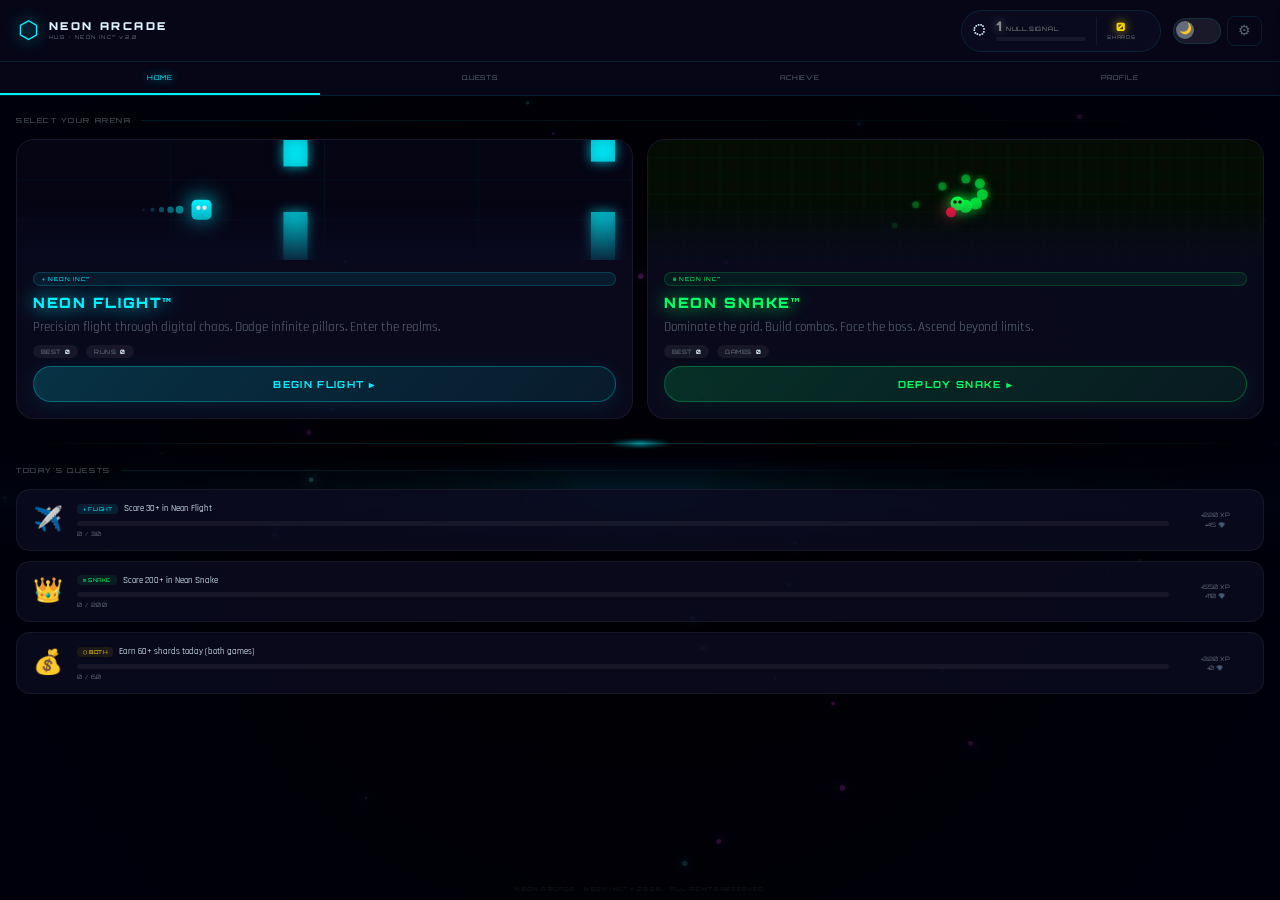
<file: index.html>
<!DOCTYPE html>
<html lang="en">
<head>
<meta charset="UTF-8">
<meta name="viewport" content="width=device-width, initial-scale=1.0, user-scalable=no">
<meta name="theme-color" content="#02020c">
<title>NEON ARCADE — Neon Inc™</title>
<link rel="stylesheet" href="hub.css">
</head>
<body>

<!-- BACKGROUND CANVAS -->
<canvas id="hubBg" aria-hidden="true"></canvas>
<div id="scanlines" aria-hidden="true"></div>

<!-- LEVEL UP OVERLAY -->
<div id="levelUpOverlay" role="status" aria-live="polite">
  <div class="lu-inner">
    <div class="lu-sup">LEVEL UP</div>
    <span class="lu-hex">⬡</span>
    <div class="lu-num" id="luNum">5</div>
    <div id="luTierName">GRID RUNNER</div>
  </div>
</div>

<!-- ACHIEVEMENT TOAST -->
<div id="achToast" role="status" aria-live="polite">
  <div class="toast-inner">
    <div class="toast-big-icon" id="toastIcon">🏆</div>
    <div>
      <div class="toast-lbl">ACHIEVEMENT UNLOCKED</div>
      <div class="toast-name" id="toastName">BOTH WORLDS</div>
      <div class="toast-desc" id="toastDesc">Play both Snake &amp; Flight</div>
    </div>
  </div>
</div>

<!-- SETTINGS MODAL -->
<div id="settingsModal" role="dialog" aria-modal="true" aria-label="Hub Settings">
  <div class="modal-card">
    <div class="modal-hdr">
      HUB SETTINGS
      <button class="modal-close" id="modalClose" aria-label="Close">✕</button>
    </div>
    <p class="modal-info">Hub progress (level, shards, quests, cross-achievements) is stored locally in your browser. Individual game saves are stored separately by each game.</p>
    <button class="modal-danger-btn" id="resetHubBtn">⚠ RESET HUB PROGRESS</button>
  </div>
</div>

<!-- MAIN SHELL -->
<div id="hubShell">

  <!-- HEADER -->
  <header id="hubHeader">
    <div class="hub-brand">
      <span class="hub-hex" aria-hidden="true">⬡</span>
      <div>
        <div class="hub-brand-title">NEON ARCADE</div>
        <div class="hub-brand-sub">HUB · NEON INC™ v2.0</div>
      </div>
    </div>

    <!-- PLAYER PANEL -->
    <div id="playerPanel" aria-label="Player stats">
      <div id="ppTierIcon">◌</div>
      <div id="ppInfo">
        <div id="ppLevelRow">
          <span id="ppLevelNum">1</span>
          <span id="ppTierName">NULL.SIGNAL</span>
        </div>
        <div class="pp-xp-bar-bg"><div id="ppXPBar"></div></div>
      </div>
      <div class="pp-divider" aria-hidden="true"></div>
      <div class="pp-stat">
        <div class="pp-stat-val" id="ppShards">0</div>
        <div class="pp-stat-lbl">SHARDS</div>
      </div>
      <div id="ppStreak" aria-label="Streak"></div>
    </div>

    <!-- CONTROLS -->
    <div class="hub-ctrl-group">
      <label id="lightToggle" title="Toggle light mode" aria-label="Toggle light mode">
        <input type="checkbox" id="lightCheck">
        <div class="lt-track"></div>
        <div class="lt-knob" aria-hidden="true">🌙</div>
      </label>
      <button id="hubSettingsBtn" aria-label="Settings">⚙</button>
    </div>
  </header>

  <!-- TABS -->
  <nav id="hubTabs" aria-label="Hub navigation">
    <button class="hub-tab active" data-tab="home">HOME</button>
    <button class="hub-tab" data-tab="quests">QUESTS</button>
    <button class="hub-tab" data-tab="achievements">ACHIEVE</button>
    <button class="hub-tab" data-tab="profile">PROFILE</button>
  </nav>

  <!-- CONTENT -->
  <div id="hubContent">

    <!-- SCROLLABLE SECTIONS -->
    <div id="hubScroll">

      <!-- ── HOME ── -->
      <section id="sec-home" class="hub-section active">
        <div class="sec-hdr">SELECT YOUR ARENA</div>
        <div class="game-cards">

          <!-- FLIGHT CARD -->
          <div class="game-card flight-card" id="flightCard" role="article">
            <div class="card-canvas-wrap">
              <canvas id="flightCvs" aria-hidden="true"></canvas>
              <div class="card-canvas-overlay"></div>
            </div>
            <div class="card-body">
              <div class="card-badge">✈ NEON INC™</div>
              <div class="card-title">NEON FLIGHT™</div>
              <div class="card-tagline">Precision flight through digital chaos. Dodge infinite pillars. Enter the realms.</div>
              <div class="card-stats">
                <div class="cs-pill">BEST <span id="csFlightBest">0</span></div>
                <div class="cs-pill">RUNS <span id="csFlightPlays">0</span></div>
              </div>
              <button class="card-cta" id="launchFlight">BEGIN FLIGHT ▶</button>
            </div>
          </div>

          <!-- SNAKE CARD -->
          <div class="game-card snake-card" id="snakeCard" role="article">
            <div class="card-canvas-wrap">
              <canvas id="snakeCvs" aria-hidden="true"></canvas>
              <div class="card-canvas-overlay"></div>
            </div>
            <div class="card-body">
              <div class="card-badge">⊞ NEON INC™</div>
              <div class="card-title">NEON SNAKE™</div>
              <div class="card-tagline">Dominate the grid. Build combos. Face the boss. Ascend beyond limits.</div>
              <div class="card-stats">
                <div class="cs-pill">BEST <span id="csSnakeBest">0</span></div>
                <div class="cs-pill">GAMES <span id="csSnakePlays">0</span></div>
              </div>
              <button class="card-cta" id="launchSnake">DEPLOY SNAKE ▶</button>
            </div>
          </div>

        </div>

        <div class="neon-divider" aria-hidden="true"></div>
        <div class="sec-hdr">TODAY'S QUESTS</div>
        <div id="questsGrid"></div>
      </section>

      <!-- ── QUESTS ── -->
      <section id="sec-quests" class="hub-section">
        <div class="sec-hdr">DAILY QUESTS</div>
        <div id="questsGrid2"></div>
        <div class="quest-refresh">⏱ Quests refresh daily at midnight UTC</div>
      </section>

      <!-- ── ACHIEVEMENTS ── -->
      <section id="sec-achievements" class="hub-section">
        <div class="xach-hdr">
          <div class="sec-hdr" style="margin-bottom:0">CROSS-GAME ACHIEVEMENTS</div>
          <div id="crossAchCount">0 / 12</div>
        </div>
        <div id="crossAchGrid"></div>
      </section>

      <!-- ── PROFILE ── -->
      <section id="sec-profile" class="hub-section">
        <div class="profile-block">
          <div class="profile-top">
            <div class="profile-avatar" id="profileAvatar">◌</div>
            <div>
              <div class="profile-level-big">
                <span id="profileLevel">1</span>
                <span>HUB LEVEL</span>
              </div>
              <div class="profile-tier" id="profileTierName">NULL.SIGNAL</div>
              <div class="profile-streak" id="profileStreak"></div>
            </div>
          </div>
          <div class="profile-xp-row">
            <div class="profile-xp-bg"><div id="profileXPBar"></div></div>
            <div id="profileXPLabel">0 / 100 XP</div>
          </div>
        </div>

        <div class="shards-showcase">
          <div class="ss-icon">💎</div>
          <div>
            <div class="ss-num" id="profileShards">0</div>
            <div class="ss-label">SHARED SHARDS</div>
          </div>
          <div class="ss-note">Earned across<br>all games</div>
        </div>

        <div class="sec-hdr" style="margin-bottom:12px">LIFETIME STATS</div>
        <div class="stats-grid2">
          <div class="stat-card">
            <div class="sc-title">✈️ NEON FLIGHT</div>
            <div class="sc-row"><span>Best Score</span><span id="pFlightBest">0</span></div>
            <div class="sc-row"><span>Total Runs</span><span id="pFlightPlays">0</span></div>
          </div>
          <div class="stat-card">
            <div class="sc-title">🐍 NEON SNAKE</div>
            <div class="sc-row"><span>Best Score</span><span id="pSnakeBest">0</span></div>
            <div class="sc-row"><span>Total Games</span><span id="pSnakePlays">0</span></div>
          </div>
        </div>
        <div class="total-games-badge">
          TOTAL GAMES PLAYED <span id="pTotalGames">0</span>
        </div>

        <div class="sec-hdr" style="margin:18px 0 12px">RANK LADDER</div>
        <div class="tier-ladder" id="tierLadder"></div>
      </section>

    </div><!-- /hubScroll -->

  </div><!-- /hubContent -->
</div><!-- /hubShell -->

<div id="hubCopyright">NEON ARCADE · NEON INC™ © 2026 · ALL RIGHTS RESERVED</div>

<script src="hub.js"></script>
</body>
</html>
</file>
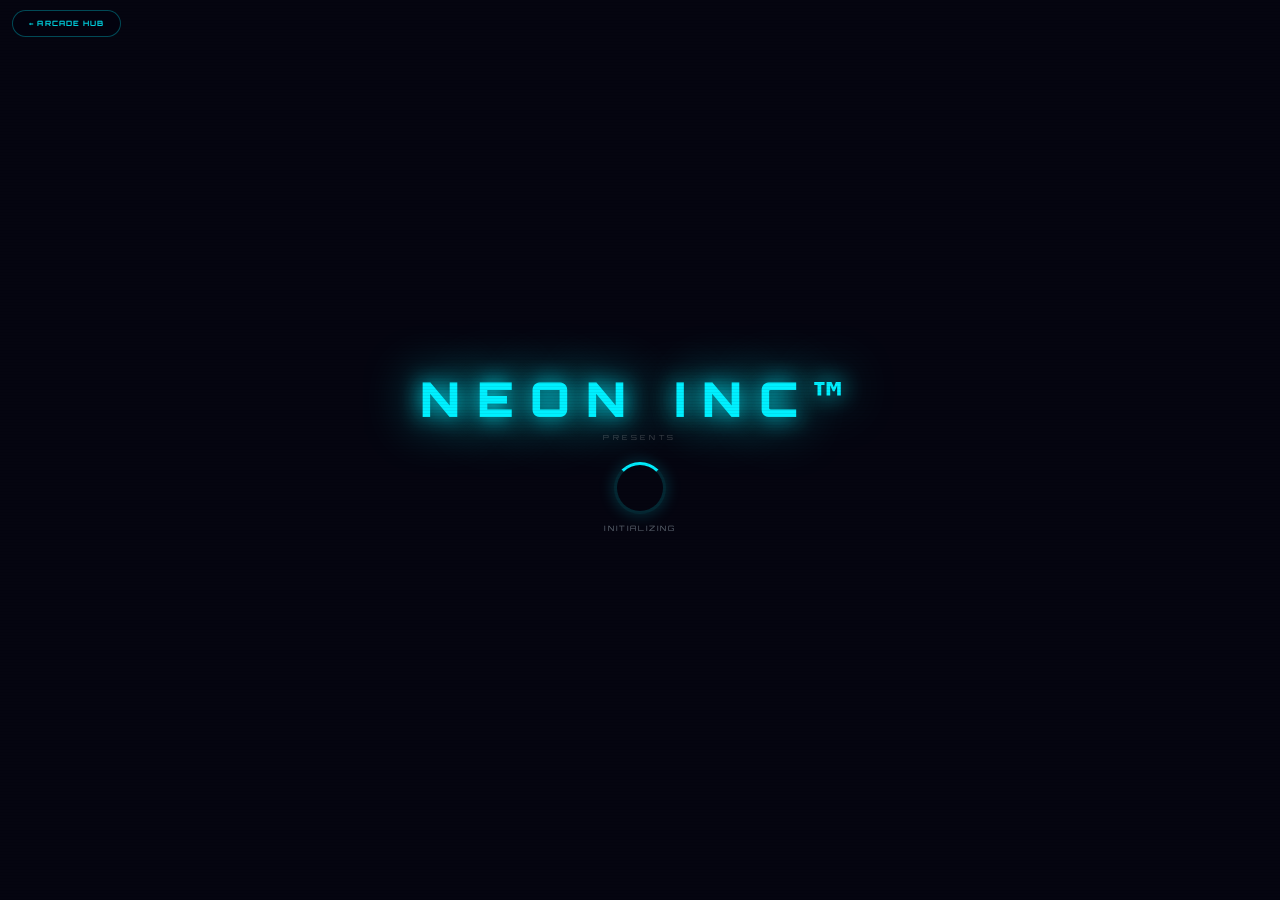
<file: flappy/index.html>
<!DOCTYPE html>
<html lang="en">
<head>
  <meta charset="UTF-8">
  <meta name="viewport" content="width=device-width, initial-scale=1.0, user-scalable=no">
  <meta name="theme-color" content="#050510">
  <meta name="apple-mobile-web-app-capable" content="yes">
  <title>NEON FLIGHT™ — Neon Inc™</title>
  <link rel="preconnect" href="https://fonts.googleapis.com">
  <link rel="preconnect" href="https://fonts.gstatic.com" crossorigin>
  <link href="https://fonts.googleapis.com/css2?family=Orbitron:wght@400;700;900&family=Rajdhani:wght@400;500;600;700&display=swap" rel="stylesheet">
  <link rel="stylesheet" href="style.css">
</head>
<body>

  
  <!-- ══ HUB FLOAT BACK ══ -->
  <button id="hubFloatBack" style="position:fixed;top:10px;left:12px;z-index:9999;display:flex;align-items:center;gap:6px;background:rgba(2,2,14,0.88);border:1px solid rgba(0,240,255,0.3);border-radius:22px;padding:8px 16px;font-family:'Orbitron',monospace;font-size:0.46rem;letter-spacing:0.14em;font-weight:700;color:rgba(0,240,255,0.85);cursor:pointer;backdrop-filter:blur(10px);transition:all 0.2s;" onclick="window.location.href='../index.html'" aria-label="Back to Neon Arcade Hub">&#8592; ARCADE HUB</button>


  <canvas id="gameCanvas"></canvas>
  <div id="bgFade"></div>
  <div id="scanlines" aria-hidden="true"></div>

  <!-- ══ LOADING ══ -->
  <div id="loadingScreen" class="screen visible">
    <div class="screen-inner centered">
      <div class="neon-logo">
        <span class="logo-top">NEON INC™</span>
        <span class="logo-sub">PRESENTS</span>
      </div>
      <div class="loader-ring"></div>
      <div class="loader-label">INITIALIZING</div>
    </div>
  </div>

  <!-- ══ MAIN MENU ══ -->
  <div id="mainMenu" class="screen">
    <div class="screen-inner centered">
      <div class="menu-card">
        <div class="menu-logo">
          <span class="logo-top">NEON</span>
          <span class="logo-bot">FLIGHT™</span>
          <span class="logo-brand">NEON INC™  ·  v2.1</span>
        </div>
        <canvas id="menuPreview" width="90" height="90" aria-label="Player preview"></canvas>
        <div class="level-badge">LVL <span id="playerLevel">1</span></div>
        <div class="menu-stats">
          <div class="ms-pill"><span class="ms-lbl">BEST</span><span id="menuBest" class="ms-val">0</span></div>
          <div class="ms-pill gold"><span class="ms-lbl">💎</span><span id="menuShards" class="ms-val">0</span></div>
        </div>
        <nav class="menu-nav">
          <button class="btn-primary" id="menuPlayBtn">▶  PLAY</button>
          <button class="btn-ghost"   id="menuCustomizeBtn">CUSTOMIZE</button>
          <button class="btn-ghost"   id="menuAchBtn">🏆  TROPHIES</button>
          <button class="btn-ghost"   id="menuSettingsBtn">SETTINGS</button>
          <button class="btn-ghost hidden" id="devBtn">⚙ DEV</button>
          <button class="btn-ghost" id="hubNavBtn" style="border-color:rgba(255,215,0,.3);color:#ffd700;margin-top:4px;">⬡ NEON ARCADE HUB</button>
        </nav>
        <div class="menu-footer">© 2026 Neon Inc™. All rights reserved.</div>
      </div>
    </div>
  </div>

  <!-- ══ CUSTOMIZE ══ -->
  <div id="customizeScreen" class="screen">
    <div class="screen-inner centered">
      <div class="menu-card cust-card">
        <h2 class="card-title">CUSTOMIZE</h2>
        <canvas id="custPreview" width="110" height="110" aria-label="Preview"></canvas>
        <div class="tab-bar">
          <button class="tab-btn active" data-tab="player">SKINS</button>
          <button class="tab-btn" data-tab="eyes">EYES</button>
          <button class="tab-btn" data-tab="background">BG</button>
        </div>
        <div id="tab-player" class="tab-pane">
          <div class="cust-section">
            <div class="cust-lbl">PLAYER SKINS — Curated by Neon Inc™</div>
            <div class="option-grid skin-grid" id="skinGrid"></div>
          </div>
        </div>
        <div id="tab-eyes" class="tab-pane hidden">
          <div class="cust-section">
            <div class="cust-lbl">EYE STYLES — Earn through achievements</div>
            <div class="option-grid eye-grid" id="eyeGrid"></div>
          </div>
        </div>
        <div id="tab-background" class="tab-pane hidden">
          <div class="option-grid bg-grid" id="bgGrid"></div>
        </div>
        <button class="btn-ghost back-btn" id="custBackBtn">← BACK</button>
      </div>
    </div>
  </div>

  <!-- ══ SETTINGS ══ -->
  <div id="settingsScreen" class="screen">
    <div class="screen-inner centered">
      <div class="menu-card sett-card">
        <h2 class="card-title">SETTINGS</h2>
        <div class="sett-list">
          <div class="sett-row">
            <span class="sett-lbl">Particles</span>
            <input type="checkbox" id="settParticles" class="toggle" checked>
          </div>
          <div class="sett-row">
            <span class="sett-lbl">Trail Density</span>
            <div class="slider-wrap">
              <input type="range" min="1" max="4" id="settDensity" class="slider" value="2">
              <span id="densityVal" class="slider-val">2</span>
            </div>
          </div>
          <div class="sett-row">
            <span class="sett-lbl">Sound</span>
            <input type="checkbox" id="settSound" class="toggle" checked>
          </div>
          <div class="sett-row">
            <span class="sett-lbl">Screen Shake</span>
            <input type="checkbox" id="settShake" class="toggle" checked>
          </div>
          <div class="sett-row">
            <span class="sett-lbl">Light Mode</span>
            <input type="checkbox" id="settLight" class="toggle">
          </div>
        </div>
        <button class="btn-ghost back-btn" id="settBackBtn">← BACK</button>
      </div>
    </div>
  </div>

  <!-- ══ GAME HUD ══ -->
  <div id="gameHUD" class="screen">
    <div id="hudTop">
      <div id="hudScore" class="hud-val">0</div>
      <div id="hudBest"  class="hud-best">BEST: 0</div>
    </div>
    <div id="hudRight">
      <div id="hudShards" class="hud-shards">💎 0</div>
      <div id="hudStage"  class="hud-stage">CYBER ENTRY</div>
    </div>
    <div id="hudScoreBig" class="hud-score-big">0</div>
    <div id="hudComboWrap" class="hidden">
      <div id="hudCombo" class="hud-combo">COMBO ×1</div>
    </div>
    <button id="pauseBtn" aria-label="Pause">⏸</button>

    <!-- Stage Transition Banner -->
    <div id="stageBanner" class="stage-banner hidden">
      <div class="stage-label">ENTERING STAGE</div>
      <div id="stageBannerName" class="stage-name">CYBER ENTRY</div>
    </div>

    <!-- Realm Banner -->
    <div id="realmBanner" class="realm-banner hidden">
      <div id="realmBannerText" class="realm-text">ENTERING HELL REALM</div>
    </div>
  </div>

  <!-- ══ PAUSE ══ -->
  <div id="pauseOverlay" class="screen overlay-screen">
    <div class="screen-inner centered">
      <div class="overlay-card">
        <div class="ov-title">PAUSED</div>
        <button class="btn-primary" id="pauseResumeBtn">▶  RESUME</button>
        <button class="btn-ghost"   id="pauseMenuBtn">MENU</button>
      </div>
    </div>
  </div>

  <!-- ══ GAME OVER ══ -->
  <div id="gameOverScreen" class="screen overlay-screen">
    <div class="screen-inner centered">
      <div class="overlay-card go-card">
        <div class="ov-title go-red">GAME OVER</div>
        <div class="go-score" id="goScore">0</div>
        <div class="go-rows">
          <div class="go-row"><span>BEST</span><span id="goBest">0</span></div>
          <div class="go-row gold"><span>💎 SHARDS EARNED</span><span id="goShards">+0</span></div>
          <div class="go-row accent2"><span>MAX COMBO</span><span id="goCombo">×1</span></div>
        </div>
        <div id="newBestBadge" class="hs-badge hidden">★ NEW BEST ★</div>
        <div id="unlockBox" class="unlock-box hidden"></div>
        <div class="end-buttons">
          <button class="btn-primary" id="goRestartBtn">↺  PLAY AGAIN</button>
          <button class="btn-ghost"   id="goMenuBtn">MENU</button>
        </div>
        <div class="go-footer">NEON INC™ · © 2026</div>
      </div>
    </div>
  </div>

  <!-- ══ ACHIEVEMENTS ══ -->
  <div id="achievementsScreen" class="screen">
    <div class="screen-inner centered">
      <div class="menu-card ach-card">
        <h2 class="card-title">🏆 TROPHIES</h2>
        <div id="achGrid" class="ach-grid"></div>
        <button class="btn-ghost back-btn" id="achBackBtn">← BACK</button>
      </div>
    </div>
  </div>

  <!-- ══ DEV PANEL ══ -->
  <div id="devPanel" class="screen overlay-screen">
    <div class="screen-inner centered">
      <div class="overlay-card dev-card">
        <div class="ov-title" style="color:#00ff88;text-shadow:0 0 18px #00ff88">⚙ DEV PANEL</div>
        <div class="dev-warning">⚠ INTERNAL USE ONLY — NEON INC™</div>
        <div id="devStatus" class="dev-status"></div>
        <div class="dev-section">
          <div class="dev-label">JUMP TO SCORE (auto-starts game)</div>
          <div class="dev-row">
            <input type="number" id="devScoreInput" class="dev-input" value="42" min="0" max="999">
            <button class="btn-primary dev-btn" id="devJumpScore">LAUNCH</button>
          </div>
        </div>
        <div class="dev-section">
          <div class="dev-label">FORCE VIBE (visual only — no physics)</div>
          <div class="dev-row">
            <button class="dev-realm-btn" id="devVibeLegend" style="color:#ffd700;border-color:rgba(255,215,0,.3)">⭐ LEGEND</button>
            <button class="dev-realm-btn" id="devVibeSpectral" style="color:#cc88ff;border-color:rgba(180,80,255,.3)">👻 SPECTRAL</button>
            <button class="dev-realm-btn" id="devVibeCursed" style="color:#44ff66;border-color:rgba(0,220,80,.3)">☠ CURSED</button>
          </div>
          <div class="dev-row" style="margin-top:4px">
            <button class="dev-realm-btn hell" id="devVibeHell">🔥 HELL BREACH</button>
            <button class="dev-realm-btn heaven" id="devVibeHeaven">✨ DIVINE ASCENT</button>
            <button class="dev-realm-btn" id="devVibeReset" style="color:#aaa">✕ RESET</button>
          </div>
        </div>
        <div class="dev-section">
          <div class="dev-label">SAVE TOOLS</div>
          <div class="dev-row">
            <button class="dev-realm-btn" id="devUnlockAll">🔓 UNLOCK ALL</button>
            <button class="dev-realm-btn danger" id="devResetSave">🗑 RESET SAVE</button>
          </div>
        </div>
        <div class="dev-hint">Access via URL: <code>?dev=neon2026</code> · or type <code>NEONDEV</code> on main menu</div>
        <button class="btn-ghost back-btn" id="devCloseBtn">← CLOSE</button>
      </div>
    </div>
  </div>

  <!-- ══ ACHIEVEMENT TOAST ══ -->
  <div id="achToast" class="ach-toast">
    <div class="ach-toast-inner">
      <div id="achToastIcon" class="ach-toast-icon">🏆</div>
      <div class="ach-toast-text">
        <div class="ach-toast-label">ACHIEVEMENT UNLOCKED</div>
        <div id="achToastName" class="ach-toast-name">FIRST FLIGHT</div>
        <div id="achToastDesc" class="ach-toast-desc">Play your first game</div>
      </div>
    </div>
  </div>

  <script src="game.js"></script>
</body>
</html>
</file>
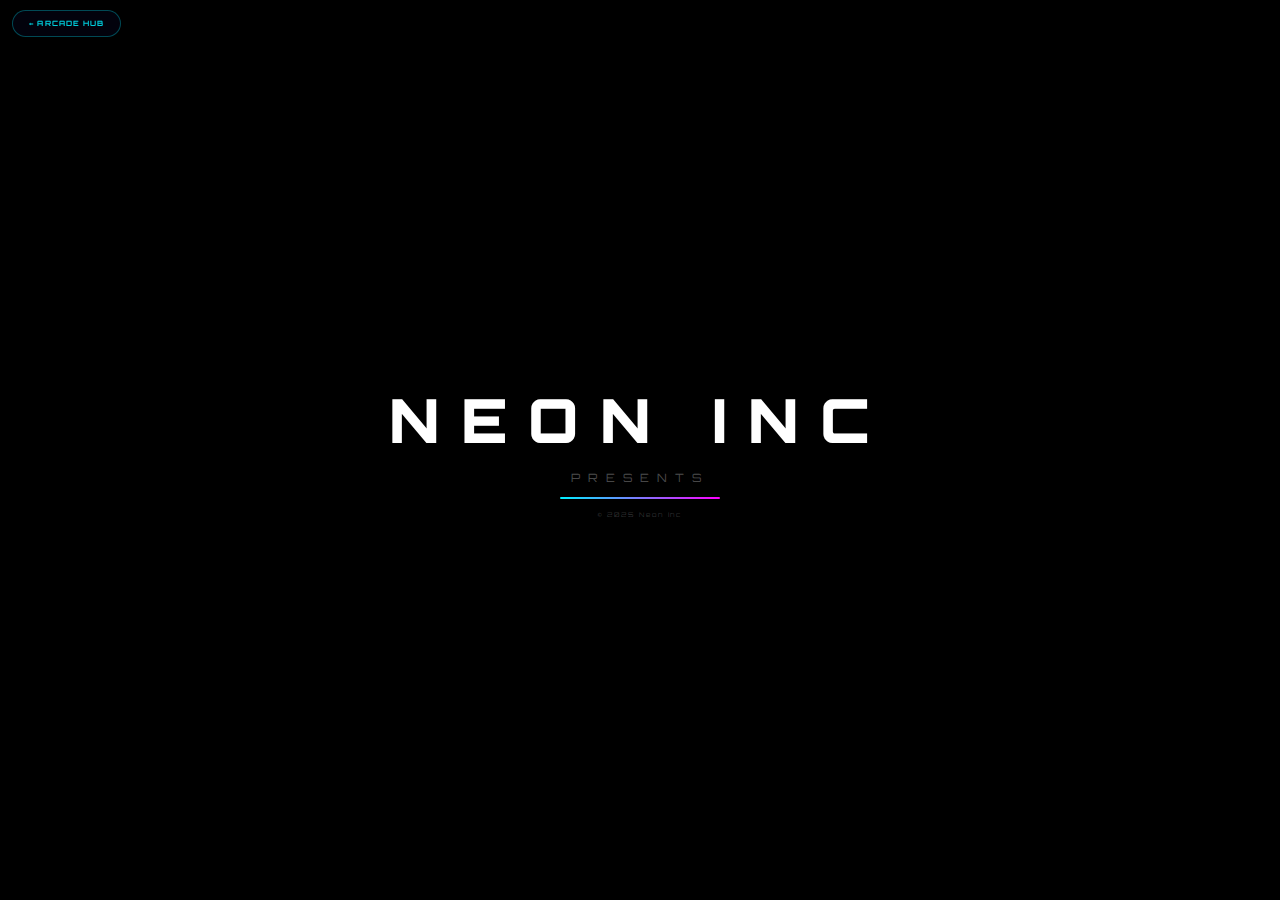
<file: snake/index.html>
<!DOCTYPE html>
<html lang="en">
<head>
  <meta charset="UTF-8">
  <meta name="viewport" content="width=device-width, initial-scale=1.0, user-scalable=no">
  <meta name="theme-color" content="#02020c">
  <meta name="apple-mobile-web-app-capable" content="yes">
  <meta name="apple-mobile-web-app-status-bar-style" content="black-translucent">
  <meta name="apple-mobile-web-app-title" content="Neon Snake">
  <meta name="description" content="Neon Snake — A stylish arcade game by Neon Inc. v5.0 Release Edition.">
  <title>Neon Snake — Neon Inc v5.0</title>
  <meta name="copyright" content="© 2025 Neon Inc — All Rights Reserved">
  <meta name="author" content="Neon Inc">	
  <link rel="preconnect" href="https://fonts.googleapis.com">
  <link rel="preconnect" href="https://fonts.gstatic.com" crossorigin>
  <link href="https://fonts.googleapis.com/css2?family=Orbitron:wght@400;700;900&family=Rajdhani:wght@400;500;600;700&display=swap" rel="stylesheet">
  <link rel="stylesheet" href="snake.css">
</head>
<body>

  <!-- ═══ SPLASH ═══ -->
  <div id="splash">
    <div id="splashLogo">NEON INC</div>
    <div id="splashSub">PRESENTS</div>
    <div id="splashBarWrap"><div id="splashBarFill"></div></div>
    <div id="splashVer">© 2025 Neon Inc</div>
  </div>

  <!-- ═══ GLOBAL OVERLAYS ═══ -->
  
  <!-- ══ HUB FLOAT BACK ══ -->
  <button id="hubFloatBack" style="position:fixed;top:10px;left:12px;z-index:9999;display:flex;align-items:center;gap:6px;background:rgba(2,2,14,0.88);border:1px solid rgba(0,240,255,0.3);border-radius:22px;padding:8px 16px;font-family:'Orbitron',monospace;font-size:0.46rem;letter-spacing:0.14em;font-weight:700;color:rgba(0,240,255,0.85);cursor:pointer;backdrop-filter:blur(10px);transition:all 0.2s;" onclick="window.location.href='../index.html'" aria-label="Back to Neon Arcade Hub">&#8592; ARCADE HUB</button>

  <canvas id="bgCvs" aria-hidden="true"></canvas>
  <div id="scanlines"   aria-hidden="true"></div>
  <div id="vignette"   aria-hidden="true"></div>
  <div id="glitchLayer" aria-hidden="true"></div>

  <!-- ═══ FLOATING UI ═══ -->
  <div id="achieveToast" role="status" aria-live="polite"></div>
  <div id="milestoneHint" aria-live="polite"></div>
  <div id="scorePopup"  aria-hidden="true"></div>
  <div id="bossAlert"   aria-hidden="true"><div id="bossAlertTxt"></div></div>

  <!-- BAD APPLE INFECTION TIMER -->
  <div id="infectionBar" aria-label="Infection timer">
    <div id="infectionLabel">☠ INFECTED</div>
    <div id="infectionTrack"><div id="infectionFill"></div></div>
  </div>

  <!-- ═══ HUD ═══ -->
  <div id="topBar">
    <div class="hud-cell">
      <span class="hud-lbl">SCORE</span>
      <span id="hudScore"  class="hud-val">0</span>
    </div>
    <div class="hud-cell" id="wrapCombo">
      <span class="hud-lbl">COMBO</span>
      <span id="hudCombo" class="hud-val hud-combo">×1</span>
    </div>
    <div class="hud-cell" id="wrapMulti">
      <span class="hud-lbl">MULTI</span>
      <span id="hudMulti" class="hud-val hud-multi">2×</span>
    </div>
    <div class="hud-cell">
      <span class="hud-lbl">LVL</span>
      <span id="hudLevel" class="hud-val">1</span>
    </div>
    <div class="hud-cell">
      <span class="hud-lbl">BEST</span>
      <span id="hudBest"  class="hud-val">0</span>
    </div>
    <button id="pauseBtn" class="pause-btn" aria-label="Pause">⏸</button>
  </div>

  <!-- ═══ BOSS HP ═══ -->
  <div id="bossHPWrap">
    <span id="bossHPLbl">⚡ BOSS</span>
    <div id="bossHPTrack"><div id="bossHPFill"></div></div>
    <span id="bossHPNum">8</span>
  </div>

  <!-- ═══ GAME AREA ═══ -->
  <div id="gameContainer">
    <canvas id="gameCanvas" aria-label="Neon Snake game board"></canvas>

    <!-- MOBILE D-PAD -->
    <div id="dpad" aria-label="Directional controls">
      <button class="dpad-btn" id="dUp"    aria-label="Up">▲</button>
      <div class="dpad-mid">
        <button class="dpad-btn" id="dLeft"  aria-label="Left">◀</button>
        <div class="dpad-center"></div>
        <button class="dpad-btn" id="dRight" aria-label="Right">▶</button>
      </div>
      <button class="dpad-btn" id="dDown"  aria-label="Down">▼</button>
    </div>

    <!-- ════ MAIN MENU ════ -->
    <div id="mainMenu" class="panel">
      <div class="menu-logo">
        <div class="logo-n">NEON</div>
        <div class="logo-s">SNAKE</div>
        <div class="logo-tag">NEON INC™ · v5.0</div>
      </div>
      <div id="menuStreak" class="menu-streak"></div>
      <div id="menuHS"     class="menu-hs"></div>
      <nav class="menu-nav">
        <button id="playBtn"      class="btn-primary">▶  PLAY</button>
        <button id="customizeBtn" class="btn-ghost">CUSTOMIZE</button>
        <button id="achieveBtn"   class="btn-ghost">ACHIEVEMENTS</button>
        <button id="statsBtn"     class="btn-ghost">STATS</button>
        <button id="settingsBtn"  class="btn-ghost">SETTINGS</button>
        <button id="hubNavBtn" class="btn-ghost" style="border-color:rgba(255,215,0,.3);color:#ffd700;margin-top:4px;">⬡ NEON ARCADE HUB</button>
      </nav>
    </div>

    <!-- ════ MODE SELECT ════ -->
    <div id="modePanel" class="panel hidden">
      <h2 class="panel-title">CHOOSE YOUR MODE</h2>
      <div class="mode-cards">
        <div class="mode-card" id="modeClassic">
          <div class="mode-icon">⊞</div>
          <div class="mode-name">CLASSIC</div>
          <div class="mode-desc">Grid-based. WASD or arrows.<br>Wall wrap. Combo scaling.</div>
          <div class="mode-tag">ORIGINAL</div>
        </div>
        <div class="mode-card" id="modeFreeAim">
          <div class="mode-icon">◎</div>
          <div class="mode-name">FREE AIM</div>
          <div class="mode-desc">Mouse or touch steering.<br>Smooth curves. No grid lock.</div>
          <div class="mode-tag new-tag">NEW</div>
        </div>
      </div>
      <button id="backFromMode" class="btn-ghost">← BACK</button>
    </div>

    <!-- ════ CUSTOMIZE ════ -->
    <div id="customizePanel" class="panel hidden">
      <h2 class="panel-title">CUSTOMIZE</h2>
      <div class="cust-tabs">
        <button class="cust-tab active" data-section="skins">SKINS</button>
        <button class="cust-tab" data-section="trails">TRAILS</button>
        <button class="cust-tab" data-section="themes">THEMES</button>
      </div>
      <div id="custSkins"  class="cust-section skin-grid"></div>
      <div id="custTrails" class="cust-section skin-grid hidden"></div>
      <div id="custThemes" class="cust-section theme-grid hidden"></div>
      <button id="backFromCustomize" class="btn-ghost">← BACK</button>
    </div>

    <!-- ════ ACHIEVEMENTS ════ -->
    <div id="achievePanel" class="panel hidden">
      <h2 class="panel-title">ACHIEVEMENTS</h2>
      <div class="ach-tabs">
        <button class="a-tab active" data-cat="all">All</button>
        <button class="a-tab" data-cat="classic">Classic</button>
        <button class="a-tab" data-cat="free">Free Aim</button>
        <button class="a-tab" data-cat="boss">Boss</button>
        <button class="a-tab" data-cat="meta">Lifetime</button>
      </div>
      <div id="achieveList" class="achieve-list"></div>
      <div id="achieveCount" class="achieve-count"></div>
      <button id="backFromAchieve" class="btn-ghost">← BACK</button>
    </div>

    <!-- ════ STATS ════ -->
    <div id="statsPanel" class="panel hidden">
      <h2 class="panel-title">LIFETIME STATS</h2>
      <div id="statsGrid" class="stats-grid"></div>
      <button id="backFromStats" class="btn-ghost">← BACK</button>
    </div>

    <!-- ════ SETTINGS ════ -->
    <div id="settingsPanel" class="panel hidden">
      <h2 class="panel-title">SETTINGS</h2>
      <div class="settings-grid">
        <div class="setting-row"><label>Sound FX</label><input type="checkbox" id="sfxToggle" class="toggle" checked></div>
        <div class="setting-row"><label>Volume</label><input type="range" id="volumeSlider" min="0" max="1" step="0.05" value="0.5"></div>
        <div class="setting-row"><label>Camera Shake</label><input type="checkbox" id="shakeToggle" class="toggle" checked></div>
        <div class="setting-row"><label>Particles</label><input type="checkbox" id="particleToggle" class="toggle" checked></div>
        <div class="setting-row"><label>BG Animate</label><input type="checkbox" id="bgToggle" class="toggle" checked></div>
        <div class="setting-row"><label>Controls</label>
          <select id="controlSelect"><option value="both">Both</option><option value="arrows">Arrows</option><option value="wasd">WASD</option></select>
        </div>
        <div class="setting-row"><label>Light Mode</label><input type="checkbox" id="lightToggle" class="toggle"></div>
      </div>
      <button id="backFromSettings" class="btn-ghost">← BACK</button>
    </div>

    <!-- ════ BOSS DEFEATED ════ -->
    <div id="bossPanel" class="panel hidden">
      <div class="boss-skull">💀</div>
      <h2 class="panel-title boss-red">BOSS DEFEATED</h2>
      <div id="bossReward" class="boss-reward"></div>
      <p class="boss-sub">What do you choose?</p>
      <div class="end-buttons">
        <button id="ascendBtn" class="btn-primary">⚡ ASCEND</button>
        <button id="claimBtn"  class="btn-ghost">CLAIM &amp; END</button>
      </div>
    </div>

    <!-- ════ END SCREEN ════ -->
    <div id="endPanel" class="panel hidden">
      <h2 class="panel-title" id="endTitle">RUN COMPLETE</h2>
      <div id="rankBadge" class="rank-badge"></div>
      <div id="endStats"  class="end-stats"></div>
      <div class="xp-section">
        <div id="xpLabel" class="xp-label"></div>
        <div id="xpBarWrap"><div id="xpBarFill"></div></div>
        <div id="xpMilestone" class="xp-milestone"></div>
      </div>
      <div id="unlockStats"  class="unlock-badge"></div>
      <div id="endAchieves"  class="end-achieves"></div>
      <div class="end-buttons">
        <button id="playAgainBtn"  class="btn-primary">▶ PLAY AGAIN</button>
        <button id="backToMenuBtn" class="btn-ghost">MENU</button>
      </div>
    </div>

  </div><!-- /gameContainer -->

  <div id="mobileHint">SWIPE OR DRAG FINGER TO STEER</div>
  <div id="snakeCopyright">© 2026 Neon Inc™ · All Rights Reserved</div>
  <script src="snake.js"></script>
</body>
</html>
</file>
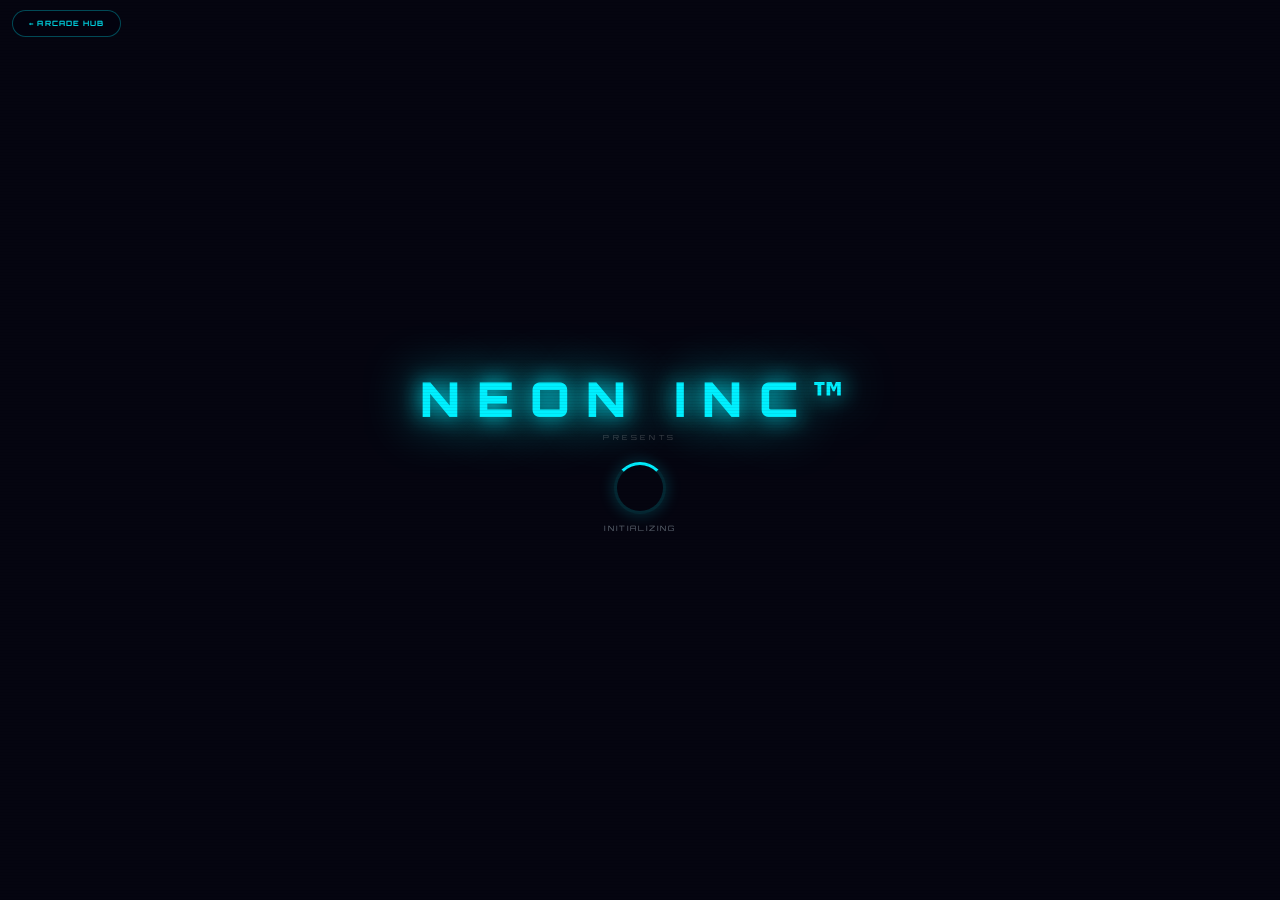
<file: Neon Hub/flappy/index.html>
<!DOCTYPE html>
<html lang="en">
<head>
  <meta charset="UTF-8">
  <meta name="viewport" content="width=device-width, initial-scale=1.0, user-scalable=no">
  <meta name="theme-color" content="#050510">
  <meta name="apple-mobile-web-app-capable" content="yes">
  <title>NEON FLIGHT™ — Neon Inc™</title>
  <link rel="preconnect" href="https://fonts.googleapis.com">
  <link rel="preconnect" href="https://fonts.gstatic.com" crossorigin>
  <link href="https://fonts.googleapis.com/css2?family=Orbitron:wght@400;700;900&family=Rajdhani:wght@400;500;600;700&display=swap" rel="stylesheet">
  <link rel="stylesheet" href="style.css">
</head>
<body>

  
  <!-- ══ HUB FLOAT BACK ══ -->
  <button id="hubFloatBack" style="position:fixed;top:10px;left:12px;z-index:9999;display:flex;align-items:center;gap:6px;background:rgba(2,2,14,0.88);border:1px solid rgba(0,240,255,0.3);border-radius:22px;padding:8px 16px;font-family:'Orbitron',monospace;font-size:0.46rem;letter-spacing:0.14em;font-weight:700;color:rgba(0,240,255,0.85);cursor:pointer;backdrop-filter:blur(10px);transition:all 0.2s;" onclick="window.location.href='../hub.html'" aria-label="Back to Neon Arcade Hub">&#8592; ARCADE HUB</button>


  <canvas id="gameCanvas"></canvas>
  <div id="bgFade"></div>
  <div id="scanlines" aria-hidden="true"></div>

  <!-- ══ LOADING ══ -->
  <div id="loadingScreen" class="screen visible">
    <div class="screen-inner centered">
      <div class="neon-logo">
        <span class="logo-top">NEON INC™</span>
        <span class="logo-sub">PRESENTS</span>
      </div>
      <div class="loader-ring"></div>
      <div class="loader-label">INITIALIZING</div>
    </div>
  </div>

  <!-- ══ MAIN MENU ══ -->
  <div id="mainMenu" class="screen">
    <div class="screen-inner centered">
      <div class="menu-card">
        <div class="menu-logo">
          <span class="logo-top">NEON</span>
          <span class="logo-bot">FLIGHT™</span>
          <span class="logo-brand">NEON INC™  ·  v2.1</span>
        </div>
        <canvas id="menuPreview" width="90" height="90" aria-label="Player preview"></canvas>
        <div class="level-badge">LVL <span id="playerLevel">1</span></div>
        <div class="menu-stats">
          <div class="ms-pill"><span class="ms-lbl">BEST</span><span id="menuBest" class="ms-val">0</span></div>
          <div class="ms-pill gold"><span class="ms-lbl">💎</span><span id="menuShards" class="ms-val">0</span></div>
        </div>
        <nav class="menu-nav">
          <button class="btn-primary" id="menuPlayBtn">▶  PLAY</button>
          <button class="btn-ghost"   id="menuCustomizeBtn">CUSTOMIZE</button>
          <button class="btn-ghost"   id="menuAchBtn">🏆  TROPHIES</button>
          <button class="btn-ghost"   id="menuSettingsBtn">SETTINGS</button>
          <button class="btn-ghost hidden" id="devBtn">⚙ DEV</button>
          <button class="btn-ghost" id="hubNavBtn" style="border-color:rgba(255,215,0,.3);color:#ffd700;margin-top:4px;">⬡ NEON ARCADE HUB</button>
        </nav>
        <div class="menu-footer">© 2026 Neon Inc™. All rights reserved.</div>
      </div>
    </div>
  </div>

  <!-- ══ CUSTOMIZE ══ -->
  <div id="customizeScreen" class="screen">
    <div class="screen-inner centered">
      <div class="menu-card cust-card">
        <h2 class="card-title">CUSTOMIZE</h2>
        <canvas id="custPreview" width="110" height="110" aria-label="Preview"></canvas>
        <div class="tab-bar">
          <button class="tab-btn active" data-tab="player">SKINS</button>
          <button class="tab-btn" data-tab="eyes">EYES</button>
          <button class="tab-btn" data-tab="background">BG</button>
        </div>
        <div id="tab-player" class="tab-pane">
          <div class="cust-section">
            <div class="cust-lbl">PLAYER SKINS — Curated by Neon Inc™</div>
            <div class="option-grid skin-grid" id="skinGrid"></div>
          </div>
        </div>
        <div id="tab-eyes" class="tab-pane hidden">
          <div class="cust-section">
            <div class="cust-lbl">EYE STYLES — Earn through achievements</div>
            <div class="option-grid eye-grid" id="eyeGrid"></div>
          </div>
        </div>
        <div id="tab-background" class="tab-pane hidden">
          <div class="option-grid bg-grid" id="bgGrid"></div>
        </div>
        <button class="btn-ghost back-btn" id="custBackBtn">← BACK</button>
      </div>
    </div>
  </div>

  <!-- ══ SETTINGS ══ -->
  <div id="settingsScreen" class="screen">
    <div class="screen-inner centered">
      <div class="menu-card sett-card">
        <h2 class="card-title">SETTINGS</h2>
        <div class="sett-list">
          <div class="sett-row">
            <span class="sett-lbl">Particles</span>
            <input type="checkbox" id="settParticles" class="toggle" checked>
          </div>
          <div class="sett-row">
            <span class="sett-lbl">Trail Density</span>
            <div class="slider-wrap">
              <input type="range" min="1" max="4" id="settDensity" class="slider" value="2">
              <span id="densityVal" class="slider-val">2</span>
            </div>
          </div>
          <div class="sett-row">
            <span class="sett-lbl">Sound</span>
            <input type="checkbox" id="settSound" class="toggle" checked>
          </div>
          <div class="sett-row">
            <span class="sett-lbl">Screen Shake</span>
            <input type="checkbox" id="settShake" class="toggle" checked>
          </div>
          <div class="sett-row">
            <span class="sett-lbl">Light Mode</span>
            <input type="checkbox" id="settLight" class="toggle">
          </div>
        </div>
        <button class="btn-ghost back-btn" id="settBackBtn">← BACK</button>
      </div>
    </div>
  </div>

  <!-- ══ GAME HUD ══ -->
  <div id="gameHUD" class="screen">
    <div id="hudTop">
      <div id="hudScore" class="hud-val">0</div>
      <div id="hudBest"  class="hud-best">BEST: 0</div>
    </div>
    <div id="hudRight">
      <div id="hudShards" class="hud-shards">💎 0</div>
      <div id="hudStage"  class="hud-stage">CYBER ENTRY</div>
    </div>
    <div id="hudScoreBig" class="hud-score-big">0</div>
    <div id="hudComboWrap" class="hidden">
      <div id="hudCombo" class="hud-combo">COMBO ×1</div>
    </div>
    <button id="pauseBtn" aria-label="Pause">⏸</button>

    <!-- Stage Transition Banner -->
    <div id="stageBanner" class="stage-banner hidden">
      <div class="stage-label">ENTERING STAGE</div>
      <div id="stageBannerName" class="stage-name">CYBER ENTRY</div>
    </div>

    <!-- Realm Banner -->
    <div id="realmBanner" class="realm-banner hidden">
      <div id="realmBannerText" class="realm-text">ENTERING HELL REALM</div>
    </div>
  </div>

  <!-- ══ PAUSE ══ -->
  <div id="pauseOverlay" class="screen overlay-screen">
    <div class="screen-inner centered">
      <div class="overlay-card">
        <div class="ov-title">PAUSED</div>
        <button class="btn-primary" id="pauseResumeBtn">▶  RESUME</button>
        <button class="btn-ghost"   id="pauseMenuBtn">MENU</button>
      </div>
    </div>
  </div>

  <!-- ══ GAME OVER ══ -->
  <div id="gameOverScreen" class="screen overlay-screen">
    <div class="screen-inner centered">
      <div class="overlay-card go-card">
        <div class="ov-title go-red">GAME OVER</div>
        <div class="go-score" id="goScore">0</div>
        <div class="go-rows">
          <div class="go-row"><span>BEST</span><span id="goBest">0</span></div>
          <div class="go-row gold"><span>💎 SHARDS EARNED</span><span id="goShards">+0</span></div>
          <div class="go-row accent2"><span>MAX COMBO</span><span id="goCombo">×1</span></div>
        </div>
        <div id="newBestBadge" class="hs-badge hidden">★ NEW BEST ★</div>
        <div id="unlockBox" class="unlock-box hidden"></div>
        <div class="end-buttons">
          <button class="btn-primary" id="goRestartBtn">↺  PLAY AGAIN</button>
          <button class="btn-ghost"   id="goMenuBtn">MENU</button>
        </div>
        <div class="go-footer">NEON INC™ · © 2026</div>
      </div>
    </div>
  </div>

  <!-- ══ ACHIEVEMENTS ══ -->
  <div id="achievementsScreen" class="screen">
    <div class="screen-inner centered">
      <div class="menu-card ach-card">
        <h2 class="card-title">🏆 TROPHIES</h2>
        <div id="achGrid" class="ach-grid"></div>
        <button class="btn-ghost back-btn" id="achBackBtn">← BACK</button>
      </div>
    </div>
  </div>

  <!-- ══ DEV PANEL ══ -->
  <div id="devPanel" class="screen overlay-screen">
    <div class="screen-inner centered">
      <div class="overlay-card dev-card">
        <div class="ov-title" style="color:#00ff88;text-shadow:0 0 18px #00ff88">⚙ DEV PANEL</div>
        <div class="dev-warning">⚠ INTERNAL USE ONLY — NEON INC™</div>
        <div id="devStatus" class="dev-status"></div>
        <div class="dev-section">
          <div class="dev-label">JUMP TO SCORE (auto-starts game)</div>
          <div class="dev-row">
            <input type="number" id="devScoreInput" class="dev-input" value="42" min="0" max="999">
            <button class="btn-primary dev-btn" id="devJumpScore">LAUNCH</button>
          </div>
        </div>
        <div class="dev-section">
          <div class="dev-label">FORCE VIBE (visual only — no physics)</div>
          <div class="dev-row">
            <button class="dev-realm-btn" id="devVibeLegend" style="color:#ffd700;border-color:rgba(255,215,0,.3)">⭐ LEGEND</button>
            <button class="dev-realm-btn" id="devVibeSpectral" style="color:#cc88ff;border-color:rgba(180,80,255,.3)">👻 SPECTRAL</button>
            <button class="dev-realm-btn" id="devVibeCursed" style="color:#44ff66;border-color:rgba(0,220,80,.3)">☠ CURSED</button>
          </div>
          <div class="dev-row" style="margin-top:4px">
            <button class="dev-realm-btn hell" id="devVibeHell">🔥 HELL BREACH</button>
            <button class="dev-realm-btn heaven" id="devVibeHeaven">✨ DIVINE ASCENT</button>
            <button class="dev-realm-btn" id="devVibeReset" style="color:#aaa">✕ RESET</button>
          </div>
        </div>
        <div class="dev-section">
          <div class="dev-label">SAVE TOOLS</div>
          <div class="dev-row">
            <button class="dev-realm-btn" id="devUnlockAll">🔓 UNLOCK ALL</button>
            <button class="dev-realm-btn danger" id="devResetSave">🗑 RESET SAVE</button>
          </div>
        </div>
        <div class="dev-hint">Access via URL: <code>?dev=neon2026</code> · or type <code>NEONDEV</code> on main menu</div>
        <button class="btn-ghost back-btn" id="devCloseBtn">← CLOSE</button>
      </div>
    </div>
  </div>

  <!-- ══ ACHIEVEMENT TOAST ══ -->
  <div id="achToast" class="ach-toast">
    <div class="ach-toast-inner">
      <div id="achToastIcon" class="ach-toast-icon">🏆</div>
      <div class="ach-toast-text">
        <div class="ach-toast-label">ACHIEVEMENT UNLOCKED</div>
        <div id="achToastName" class="ach-toast-name">FIRST FLIGHT</div>
        <div id="achToastDesc" class="ach-toast-desc">Play your first game</div>
      </div>
    </div>
  </div>

  <script src="game.js"></script>
</body>
</html>
</file>
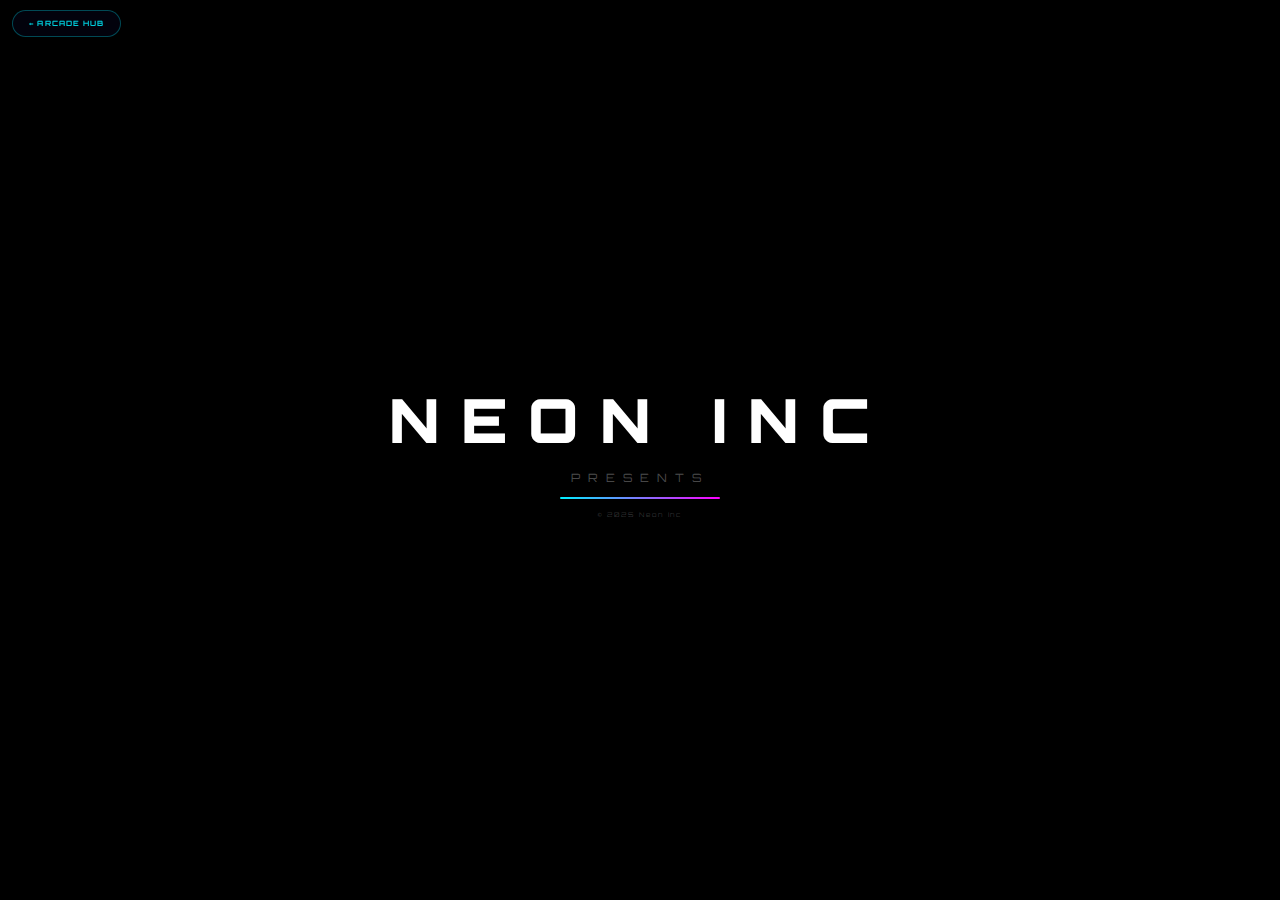
<file: Neon Hub/snake/index.html>
<!DOCTYPE html>
<html lang="en">
<head>
  <meta charset="UTF-8">
  <meta name="viewport" content="width=device-width, initial-scale=1.0, user-scalable=no">
  <meta name="theme-color" content="#02020c">
  <meta name="apple-mobile-web-app-capable" content="yes">
  <meta name="apple-mobile-web-app-status-bar-style" content="black-translucent">
  <meta name="apple-mobile-web-app-title" content="Neon Snake">
  <meta name="description" content="Neon Snake — A stylish arcade game by Neon Inc. v5.0 Release Edition.">
  <title>Neon Snake — Neon Inc v5.0</title>
  <meta name="copyright" content="© 2025 Neon Inc — All Rights Reserved">
  <meta name="author" content="Neon Inc">	
  <link rel="preconnect" href="https://fonts.googleapis.com">
  <link rel="preconnect" href="https://fonts.gstatic.com" crossorigin>
  <link href="https://fonts.googleapis.com/css2?family=Orbitron:wght@400;700;900&family=Rajdhani:wght@400;500;600;700&display=swap" rel="stylesheet">
  <link rel="stylesheet" href="snake.css">
</head>
<body>

  <!-- ═══ SPLASH ═══ -->
  <div id="splash">
    <div id="splashLogo">NEON INC</div>
    <div id="splashSub">PRESENTS</div>
    <div id="splashBarWrap"><div id="splashBarFill"></div></div>
    <div id="splashVer">© 2025 Neon Inc</div>
  </div>

  <!-- ═══ GLOBAL OVERLAYS ═══ -->
  
  <!-- ══ HUB FLOAT BACK ══ -->
  <button id="hubFloatBack" style="position:fixed;top:10px;left:12px;z-index:9999;display:flex;align-items:center;gap:6px;background:rgba(2,2,14,0.88);border:1px solid rgba(0,240,255,0.3);border-radius:22px;padding:8px 16px;font-family:'Orbitron',monospace;font-size:0.46rem;letter-spacing:0.14em;font-weight:700;color:rgba(0,240,255,0.85);cursor:pointer;backdrop-filter:blur(10px);transition:all 0.2s;" onclick="window.location.href='../hub.html'" aria-label="Back to Neon Arcade Hub">&#8592; ARCADE HUB</button>

  <canvas id="bgCvs" aria-hidden="true"></canvas>
  <div id="scanlines"   aria-hidden="true"></div>
  <div id="vignette"   aria-hidden="true"></div>
  <div id="glitchLayer" aria-hidden="true"></div>

  <!-- ═══ FLOATING UI ═══ -->
  <div id="achieveToast" role="status" aria-live="polite"></div>
  <div id="milestoneHint" aria-live="polite"></div>
  <div id="scorePopup"  aria-hidden="true"></div>
  <div id="bossAlert"   aria-hidden="true"><div id="bossAlertTxt"></div></div>

  <!-- BAD APPLE INFECTION TIMER -->
  <div id="infectionBar" aria-label="Infection timer">
    <div id="infectionLabel">☠ INFECTED</div>
    <div id="infectionTrack"><div id="infectionFill"></div></div>
  </div>

  <!-- ═══ HUD ═══ -->
  <div id="topBar">
    <div class="hud-cell">
      <span class="hud-lbl">SCORE</span>
      <span id="hudScore"  class="hud-val">0</span>
    </div>
    <div class="hud-cell" id="wrapCombo">
      <span class="hud-lbl">COMBO</span>
      <span id="hudCombo" class="hud-val hud-combo">×1</span>
    </div>
    <div class="hud-cell" id="wrapMulti">
      <span class="hud-lbl">MULTI</span>
      <span id="hudMulti" class="hud-val hud-multi">2×</span>
    </div>
    <div class="hud-cell">
      <span class="hud-lbl">LVL</span>
      <span id="hudLevel" class="hud-val">1</span>
    </div>
    <div class="hud-cell">
      <span class="hud-lbl">BEST</span>
      <span id="hudBest"  class="hud-val">0</span>
    </div>
    <button id="pauseBtn" class="pause-btn" aria-label="Pause">⏸</button>
  </div>

  <!-- ═══ BOSS HP ═══ -->
  <div id="bossHPWrap">
    <span id="bossHPLbl">⚡ BOSS</span>
    <div id="bossHPTrack"><div id="bossHPFill"></div></div>
    <span id="bossHPNum">8</span>
  </div>

  <!-- ═══ GAME AREA ═══ -->
  <div id="gameContainer">
    <canvas id="gameCanvas" aria-label="Neon Snake game board"></canvas>

    <!-- MOBILE D-PAD -->
    <div id="dpad" aria-label="Directional controls">
      <button class="dpad-btn" id="dUp"    aria-label="Up">▲</button>
      <div class="dpad-mid">
        <button class="dpad-btn" id="dLeft"  aria-label="Left">◀</button>
        <div class="dpad-center"></div>
        <button class="dpad-btn" id="dRight" aria-label="Right">▶</button>
      </div>
      <button class="dpad-btn" id="dDown"  aria-label="Down">▼</button>
    </div>

    <!-- ════ MAIN MENU ════ -->
    <div id="mainMenu" class="panel">
      <div class="menu-logo">
        <div class="logo-n">NEON</div>
        <div class="logo-s">SNAKE</div>
        <div class="logo-tag">NEON INC™ · v5.0</div>
      </div>
      <div id="menuStreak" class="menu-streak"></div>
      <div id="menuHS"     class="menu-hs"></div>
      <nav class="menu-nav">
        <button id="playBtn"      class="btn-primary">▶  PLAY</button>
        <button id="customizeBtn" class="btn-ghost">CUSTOMIZE</button>
        <button id="achieveBtn"   class="btn-ghost">ACHIEVEMENTS</button>
        <button id="statsBtn"     class="btn-ghost">STATS</button>
        <button id="settingsBtn"  class="btn-ghost">SETTINGS</button>
        <button id="hubNavBtn" class="btn-ghost" style="border-color:rgba(255,215,0,.3);color:#ffd700;margin-top:4px;">⬡ NEON ARCADE HUB</button>
      </nav>
    </div>

    <!-- ════ MODE SELECT ════ -->
    <div id="modePanel" class="panel hidden">
      <h2 class="panel-title">CHOOSE YOUR MODE</h2>
      <div class="mode-cards">
        <div class="mode-card" id="modeClassic">
          <div class="mode-icon">⊞</div>
          <div class="mode-name">CLASSIC</div>
          <div class="mode-desc">Grid-based. WASD or arrows.<br>Wall wrap. Combo scaling.</div>
          <div class="mode-tag">ORIGINAL</div>
        </div>
        <div class="mode-card" id="modeFreeAim">
          <div class="mode-icon">◎</div>
          <div class="mode-name">FREE AIM</div>
          <div class="mode-desc">Mouse or touch steering.<br>Smooth curves. No grid lock.</div>
          <div class="mode-tag new-tag">NEW</div>
        </div>
      </div>
      <button id="backFromMode" class="btn-ghost">← BACK</button>
    </div>

    <!-- ════ CUSTOMIZE ════ -->
    <div id="customizePanel" class="panel hidden">
      <h2 class="panel-title">CUSTOMIZE</h2>
      <div class="cust-tabs">
        <button class="cust-tab active" data-section="skins">SKINS</button>
        <button class="cust-tab" data-section="trails">TRAILS</button>
        <button class="cust-tab" data-section="themes">THEMES</button>
      </div>
      <div id="custSkins"  class="cust-section skin-grid"></div>
      <div id="custTrails" class="cust-section skin-grid hidden"></div>
      <div id="custThemes" class="cust-section theme-grid hidden"></div>
      <button id="backFromCustomize" class="btn-ghost">← BACK</button>
    </div>

    <!-- ════ ACHIEVEMENTS ════ -->
    <div id="achievePanel" class="panel hidden">
      <h2 class="panel-title">ACHIEVEMENTS</h2>
      <div class="ach-tabs">
        <button class="a-tab active" data-cat="all">All</button>
        <button class="a-tab" data-cat="classic">Classic</button>
        <button class="a-tab" data-cat="free">Free Aim</button>
        <button class="a-tab" data-cat="boss">Boss</button>
        <button class="a-tab" data-cat="meta">Lifetime</button>
      </div>
      <div id="achieveList" class="achieve-list"></div>
      <div id="achieveCount" class="achieve-count"></div>
      <button id="backFromAchieve" class="btn-ghost">← BACK</button>
    </div>

    <!-- ════ STATS ════ -->
    <div id="statsPanel" class="panel hidden">
      <h2 class="panel-title">LIFETIME STATS</h2>
      <div id="statsGrid" class="stats-grid"></div>
      <button id="backFromStats" class="btn-ghost">← BACK</button>
    </div>

    <!-- ════ SETTINGS ════ -->
    <div id="settingsPanel" class="panel hidden">
      <h2 class="panel-title">SETTINGS</h2>
      <div class="settings-grid">
        <div class="setting-row"><label>Sound FX</label><input type="checkbox" id="sfxToggle" class="toggle" checked></div>
        <div class="setting-row"><label>Volume</label><input type="range" id="volumeSlider" min="0" max="1" step="0.05" value="0.5"></div>
        <div class="setting-row"><label>Camera Shake</label><input type="checkbox" id="shakeToggle" class="toggle" checked></div>
        <div class="setting-row"><label>Particles</label><input type="checkbox" id="particleToggle" class="toggle" checked></div>
        <div class="setting-row"><label>BG Animate</label><input type="checkbox" id="bgToggle" class="toggle" checked></div>
        <div class="setting-row"><label>Controls</label>
          <select id="controlSelect"><option value="both">Both</option><option value="arrows">Arrows</option><option value="wasd">WASD</option></select>
        </div>
        <div class="setting-row"><label>Light Mode</label><input type="checkbox" id="lightToggle" class="toggle"></div>
      </div>
      <button id="backFromSettings" class="btn-ghost">← BACK</button>
    </div>

    <!-- ════ BOSS DEFEATED ════ -->
    <div id="bossPanel" class="panel hidden">
      <div class="boss-skull">💀</div>
      <h2 class="panel-title boss-red">BOSS DEFEATED</h2>
      <div id="bossReward" class="boss-reward"></div>
      <p class="boss-sub">What do you choose?</p>
      <div class="end-buttons">
        <button id="ascendBtn" class="btn-primary">⚡ ASCEND</button>
        <button id="claimBtn"  class="btn-ghost">CLAIM &amp; END</button>
      </div>
    </div>

    <!-- ════ END SCREEN ════ -->
    <div id="endPanel" class="panel hidden">
      <h2 class="panel-title" id="endTitle">RUN COMPLETE</h2>
      <div id="rankBadge" class="rank-badge"></div>
      <div id="endStats"  class="end-stats"></div>
      <div class="xp-section">
        <div id="xpLabel" class="xp-label"></div>
        <div id="xpBarWrap"><div id="xpBarFill"></div></div>
        <div id="xpMilestone" class="xp-milestone"></div>
      </div>
      <div id="unlockStats"  class="unlock-badge"></div>
      <div id="endAchieves"  class="end-achieves"></div>
      <div class="end-buttons">
        <button id="playAgainBtn"  class="btn-primary">▶ PLAY AGAIN</button>
        <button id="backToMenuBtn" class="btn-ghost">MENU</button>
      </div>
    </div>

  </div><!-- /gameContainer -->

  <div id="mobileHint">SWIPE OR DRAG FINGER TO STEER</div>
  <div id="snakeCopyright">© 2026 Neon Inc™ · All Rights Reserved</div>
  <script src="snake.js"></script>
</body>
</html>
</file>
<file: hub.css>
/* ============================================================
   NEON ARCADE HUB  ·  hub.css  ·  Neon Inc™ v2.0
   © 2026 Neon Inc™. All rights reserved.
   ============================================================ */

@import url('https://fonts.googleapis.com/css2?family=Orbitron:wght@400;700;900&family=Rajdhani:wght@400;600;700&display=swap');

/* ═══════════════════════════════════════════════════════════
   TOKENS
═══════════════════════════════════════════════════════════ */
:root {
  --bg:       #02020c;
  --bg2:      #060616;
  --panel:    rgba(6, 6, 24, 0.94);
  --panel2:   rgba(10, 10, 32, 0.85);
  --border:   rgba(0, 240, 255, 0.11);
  --border2:  rgba(255, 255, 255, 0.06);

  --cyan:     #00f0ff;
  --magenta:  #ff00ff;
  --green:    #00ff66;
  --gold:     #ffd700;
  --red:      #ff1744;
  --purple:   #8844ff;

  --text:     #ddf4ff;
  --dim:      rgba(221, 244, 255, 0.38);
  --dim2:     rgba(221, 244, 255, 0.18);

  --font:     'Orbitron', monospace;
  --fontb:    'Rajdhani', sans-serif;
  --r:        16px;

  /* game-specific */
  --flight-c: #00f0ff;
  --snake-c:  #00ff66;

  /* transitions */
  --ease:     cubic-bezier(0.4, 0, 0.2, 1);
  --bounce:   cubic-bezier(0.34, 1.56, 0.64, 1);
}

/* ── LIGHT MODE ──────────────────────────────────────────── */
body.hub-light {
  --bg:      #f4f0ff;
  --bg2:     #ede8ff;
  --panel:   rgba(255, 255, 255, 0.88);
  --panel2:  rgba(240, 236, 255, 0.92);
  --border:  rgba(90, 0, 200, 0.13);
  --border2: rgba(90, 0, 200, 0.06);

  --cyan:     #005fcc;
  --magenta:  #bb0099;
  --green:    #007733;
  --gold:     #a07000;
  --red:      #cc0020;

  --text:     #0a0428;
  --dim:      rgba(10, 4, 40, 0.48);
  --dim2:     rgba(10, 4, 40, 0.22);

  --flight-c: #005fcc;
  --snake-c:  #007733;
}

/* ═══════════════════════════════════════════════════════════
   RESET
═══════════════════════════════════════════════════════════ */
*, *::before, *::after { margin: 0; padding: 0; box-sizing: border-box; }
html, body {
  height: 100%; width: 100%;
  overflow: hidden;
  background: var(--bg);
  color: var(--text);
  font-family: var(--fontb);
  transition: background 0.5s var(--ease), color 0.4s;
}

/* ═══════════════════════════════════════════════════════════
   BACKGROUND CANVAS
═══════════════════════════════════════════════════════════ */
#hubBg {
  position: fixed; inset: 0; z-index: 0;
  pointer-events: none; width: 100%; height: 100%;
  transition: opacity 0.6s;
}

#scanlines {
  position: fixed; inset: 0; z-index: 1; pointer-events: none;
  background: repeating-linear-gradient(
    0deg,
    rgba(0,0,0,0.028) 0px,
    rgba(0,0,0,0.028) 1px,
    transparent 1px,
    transparent 3px
  );
}
body.hub-light #scanlines { opacity: 0.25; }

/* ═══════════════════════════════════════════════════════════
   HUB SHELL
═══════════════════════════════════════════════════════════ */
#hubShell {
  position: relative; z-index: 2;
  width: 100%; height: 100vh;
  display: flex; flex-direction: column;
  overflow: hidden;
}

/* ═══════════════════════════════════════════════════════════
   HEADER
═══════════════════════════════════════════════════════════ */
#hubHeader {
  display: flex; align-items: center; gap: 12px;
  padding: 0 18px;
  height: 62px; flex-shrink: 0;
  background: var(--panel);
  border-bottom: 1px solid var(--border);
  backdrop-filter: blur(16px);
  -webkit-backdrop-filter: blur(16px);
  transition: background 0.4s, border-color 0.4s;
}

/* Brand */
.hub-brand {
  display: flex; align-items: center; gap: 10px;
  text-decoration: none;
}
.hub-hex {
  font-size: 1.5rem; line-height: 1;
  color: var(--cyan);
  text-shadow: 0 0 16px var(--cyan);
  animation: hexPulse 2.4s ease-in-out infinite alternate;
}
@keyframes hexPulse {
  from { text-shadow: 0 0 10px var(--cyan); }
  to   { text-shadow: 0 0 26px var(--cyan), 0 0 50px var(--cyan); }
}
.hub-brand-title {
  font-family: var(--font); font-size: 0.68rem;
  font-weight: 900; letter-spacing: 0.22em;
  color: var(--text); line-height: 1;
}
.hub-brand-sub {
  font-family: var(--font); font-size: 0.32rem;
  letter-spacing: 0.28em; color: var(--dim);
  margin-top: 2px;
}

/* Player Panel */
#playerPanel {
  margin-left: auto;
  display: flex; align-items: center; gap: 10px;
  background: var(--panel2);
  border: 1px solid var(--border);
  border-radius: 30px; padding: 6px 14px 6px 10px;
  backdrop-filter: blur(8px);
  transition: background 0.4s, border-color 0.4s;
}
#ppTierIcon { font-size: 1.25rem; line-height: 1; }
#ppInfo { display: flex; flex-direction: column; align-items: flex-start; }
#ppLevelRow {
  display: flex; align-items: baseline; gap: 5px;
  font-family: var(--font); font-size: 0.52rem;
}
#ppLevelNum {
  font-size: 0.82rem; font-weight: 900;
  color: var(--cyan); text-shadow: 0 0 10px var(--cyan);
  line-height: 1;
}
#ppTierName {
  font-size: 0.36rem; letter-spacing: 0.14em;
  color: var(--dim); transition: color 0.3s;
}
.pp-xp-bar-bg {
  width: 90px; height: 4px;
  background: var(--border2); border-radius: 2px;
  overflow: hidden; margin-top: 3px;
}
#ppXPBar {
  height: 100%; width: 0%; border-radius: 2px;
  background: var(--cyan);
  box-shadow: 0 0 6px var(--cyan);
  transition: width 0.8s var(--ease), background 0.3s;
}
.pp-divider {
  width: 1px; height: 28px;
  background: var(--border2); flex-shrink: 0;
}
.pp-stat {
  display: flex; flex-direction: column; align-items: center; gap: 1px;
}
.pp-stat-val {
  font-family: var(--font); font-size: 0.72rem; font-weight: 900;
  color: var(--gold); text-shadow: 0 0 10px var(--gold); line-height: 1;
  transition: transform 0.2s;
}
.pp-stat-val.pulse { transform: scale(1.3); }
.pp-stat-lbl {
  font-family: var(--font); font-size: 0.3rem;
  letter-spacing: 0.18em; color: var(--dim);
}
#ppStreak {
  font-family: var(--font); font-size: 0.38rem;
  color: #ff8800; letter-spacing: 0.1em; min-width: 0;
  white-space: nowrap;
}

/* Header controls */
.hub-ctrl-group { display: flex; align-items: center; gap: 6px; flex-shrink: 0; }

/* Light mode toggle */
#lightToggle {
  position: relative; width: 48px; height: 26px;
  cursor: pointer; flex-shrink: 0;
}
#lightToggle input { opacity: 0; width: 0; height: 0; }
#lightToggle .lt-track {
  position: absolute; inset: 0;
  background: rgba(255,255,255,0.08);
  border: 1px solid var(--border);
  border-radius: 13px;
  transition: background 0.3s, border-color 0.3s;
}
#lightToggle input:checked + .lt-track {
  background: rgba(255,215,0,0.15);
  border-color: rgba(255,215,0,0.3);
}
#lightToggle .lt-knob {
  position: absolute; top: 3px; left: 3px;
  width: 18px; height: 18px;
  background: var(--dim);
  border-radius: 50%;
  display: flex; align-items: center; justify-content: center;
  font-size: 0.65rem; line-height: 1;
  transition: transform 0.3s var(--bounce), background 0.3s;
  pointer-events: none;
}
#lightToggle input:checked ~ .lt-knob {
  transform: translateX(22px);
  background: var(--gold);
}

/* Settings button */
#hubSettingsBtn {
  background: none; border: 1px solid var(--border);
  border-radius: 8px; color: var(--dim);
  font-size: 0.9rem; padding: 5px 10px;
  cursor: pointer; transition: all 0.2s;
  font-family: var(--fontb);
}
#hubSettingsBtn:hover { border-color: var(--cyan); color: var(--cyan); }

/* ═══════════════════════════════════════════════════════════
   TABS
═══════════════════════════════════════════════════════════ */
#hubTabs {
  display: flex; flex-shrink: 0;
  background: var(--panel); border-bottom: 1px solid var(--border);
  backdrop-filter: blur(8px);
  transition: background 0.4s, border-color 0.4s;
}
.hub-tab {
  flex: 1; background: none; border: none;
  border-bottom: 2px solid transparent;
  padding: 11px 8px;
  font-family: var(--font); font-size: 0.41rem; letter-spacing: 0.14em;
  color: var(--dim); cursor: pointer;
  transition: color 0.2s, border-color 0.2s;
}
.hub-tab:hover { color: var(--text); }
.hub-tab.active {
  color: var(--cyan); border-bottom-color: var(--cyan);
  text-shadow: 0 0 10px var(--cyan);
}

/* ═══════════════════════════════════════════════════════════
   VIEWS
═══════════════════════════════════════════════════════════ */
#hubContent {
  flex: 1; overflow: hidden; position: relative;
}

/* Regular content (home/quests/achievements) */
#hubScroll {
  position: absolute; inset: 0;
  overflow-y: auto; overflow-x: hidden;
  scroll-behavior: smooth;
  scrollbar-width: thin;
  scrollbar-color: rgba(0,240,255,0.2) transparent;
  padding: 20px 16px 28px;
  transition: opacity 0.3s, transform 0.35s var(--ease);
}
#hubScroll::-webkit-scrollbar { width: 3px; }
#hubScroll::-webkit-scrollbar-thumb {
  background: rgba(0,240,255,0.2); border-radius: 2px;
}

.hub-section { display: none; }
.hub-section.active { display: block; }

/* ═══════════════════════════════════════════════════════════
   SECTION HEADER
═══════════════════════════════════════════════════════════ */
.sec-hdr {
  display: flex; align-items: center; gap: 10px;
  font-family: var(--font); font-size: 0.44rem;
  letter-spacing: 0.22em; color: var(--dim);
  margin-bottom: 14px;
}
.sec-hdr::after {
  content: ''; flex: 1; height: 1px;
  background: linear-gradient(90deg, var(--border), transparent);
}

/* ═══════════════════════════════════════════════════════════
   GAME CARDS
═══════════════════════════════════════════════════════════ */
.game-cards {
  display: grid; grid-template-columns: 1fr 1fr;
  gap: 14px; margin-bottom: 24px;
}
@media (max-width: 520px) {
  .game-cards { grid-template-columns: 1fr; }
}

.game-card {
  position: relative; border-radius: 18px;
  overflow: hidden; cursor: pointer;
  background: var(--panel2);
  border: 1px solid var(--border2);
  transition:
    transform 0.22s var(--bounce),
    box-shadow 0.22s,
    border-color 0.22s;
  will-change: transform;
}
.game-card:hover {
  transform: translateY(-4px) scale(1.018);
}
.game-card.flight-card:hover {
  border-color: rgba(0, 240, 255, 0.35);
  box-shadow:
    0 12px 40px rgba(0, 240, 255, 0.14),
    0 0 0 1px rgba(0, 240, 255, 0.08) inset;
}
.game-card.snake-card:hover {
  border-color: rgba(0, 255, 102, 0.35);
  box-shadow:
    0 12px 40px rgba(0, 255, 102, 0.14),
    0 0 0 1px rgba(0, 255, 102, 0.08) inset;
}

/* Card mini canvas preview */
.card-canvas-wrap {
  position: relative; width: 100%; height: 120px;
  overflow: hidden; flex-shrink: 0;
}
.card-canvas-wrap canvas {
  display: block; width: 100%; height: 100%;
}
.card-canvas-overlay {
  position: absolute; inset: 0;
  background: linear-gradient(to bottom, transparent 50%, var(--panel2) 100%);
  pointer-events: none;
}

/* Card body */
.card-body {
  padding: 12px 16px 16px;
  display: flex; flex-direction: column; gap: 8px;
}

/* Card badge */
.card-badge {
  display: inline-flex; align-items: center; gap: 5px;
  font-family: var(--font); font-size: 0.34rem;
  letter-spacing: 0.18em; padding: 3px 8px;
  border-radius: 12px; margin-bottom: 2px;
}
.flight-card .card-badge {
  background: rgba(0,240,255,0.08);
  color: var(--flight-c); border: 1px solid rgba(0,240,255,0.18);
}
.snake-card .card-badge {
  background: rgba(0,255,102,0.07);
  color: var(--snake-c); border: 1px solid rgba(0,255,102,0.18);
}

/* Card title */
.card-title {
  font-family: var(--font); font-size: 0.88rem;
  font-weight: 900; letter-spacing: 0.12em; line-height: 1;
}
.flight-card .card-title {
  color: var(--flight-c);
  text-shadow: 0 0 18px var(--flight-c);
}
.snake-card .card-title {
  color: var(--snake-c);
  text-shadow: 0 0 18px var(--snake-c);
}

/* Card tagline */
.card-tagline {
  font-size: 0.8rem; color: var(--dim); line-height: 1.45;
}

/* Card stats */
.card-stats {
  display: flex; gap: 8px;
}
.cs-pill {
  display: flex; align-items: center; gap: 4px;
  font-family: var(--font); font-size: 0.36rem; letter-spacing: 0.08em;
  padding: 3px 8px; border-radius: 10px;
  background: var(--border2); color: var(--dim);
}
.cs-pill span { color: var(--text); font-weight: 700; }

/* CTA Button */
.card-cta {
  display: block; width: 100%;
  padding: 11px 16px;
  font-family: var(--font); font-size: 0.6rem;
  font-weight: 700; letter-spacing: 0.14em;
  border: none; border-radius: 30px;
  cursor: pointer; transition: all 0.22s;
  position: relative; overflow: hidden;
}
.card-cta::before {
  content: ''; position: absolute; inset: 0;
  background: rgba(255,255,255,0.08);
  transform: translateX(-100%);
  transition: transform 0.3s var(--ease);
}
.card-cta:hover::before { transform: translateX(0); }
.card-cta:active { transform: scale(0.97); }

.flight-card .card-cta {
  background: linear-gradient(135deg, rgba(0,240,255,0.18), rgba(0,240,255,0.08));
  color: var(--flight-c);
  border: 1px solid rgba(0,240,255,0.3);
  box-shadow: 0 4px 20px rgba(0,240,255,0.1);
  animation: ctaGlowFlight 2.5s ease-in-out infinite alternate;
}
.flight-card .card-cta:hover {
  background: linear-gradient(135deg, rgba(0,240,255,0.3), rgba(0,240,255,0.15));
  box-shadow: 0 6px 30px rgba(0,240,255,0.28);
  transform: translateY(-1px);
}
.snake-card .card-cta {
  background: linear-gradient(135deg, rgba(0,255,102,0.16), rgba(0,255,102,0.07));
  color: var(--snake-c);
  border: 1px solid rgba(0,255,102,0.28);
  box-shadow: 0 4px 20px rgba(0,255,102,0.08);
  animation: ctaGlowSnake 2.5s ease-in-out infinite alternate;
}
.snake-card .card-cta:hover {
  background: linear-gradient(135deg, rgba(0,255,102,0.28), rgba(0,255,102,0.14));
  box-shadow: 0 6px 30px rgba(0,255,102,0.24);
  transform: translateY(-1px);
}
@keyframes ctaGlowFlight {
  from { box-shadow: 0 4px 16px rgba(0,240,255,0.08); }
  to   { box-shadow: 0 4px 28px rgba(0,240,255,0.22), 0 0 0 1px rgba(0,240,255,0.12); }
}
@keyframes ctaGlowSnake {
  from { box-shadow: 0 4px 16px rgba(0,255,102,0.06); }
  to   { box-shadow: 0 4px 28px rgba(0,255,102,0.2), 0 0 0 1px rgba(0,255,102,0.1); }
}

/* ═══════════════════════════════════════════════════════════
   DIVIDER
═══════════════════════════════════════════════════════════ */
.neon-divider {
  width: 100%; height: 1px; margin: 22px 0;
  background: linear-gradient(90deg,
    transparent,
    var(--border) 20%,
    rgba(0,240,255,0.2) 50%,
    var(--border) 80%,
    transparent
  );
  position: relative;
}
.neon-divider::before {
  content: ''; position: absolute;
  top: -1px; left: 50%; transform: translateX(-50%);
  width: 60px; height: 3px;
  background: linear-gradient(90deg, transparent, var(--cyan), transparent);
  filter: blur(2px);
}

/* ═══════════════════════════════════════════════════════════
   QUESTS
═══════════════════════════════════════════════════════════ */
#questsGrid { display: flex; flex-direction: column; gap: 10px; }

.quest-card {
  display: flex; align-items: center; gap: 12px;
  background: var(--panel2);
  border: 1px solid var(--border2); border-radius: 14px;
  padding: 13px 14px;
  transition: border-color 0.2s, background 0.2s;
}
.quest-card.quest-done { border-color: rgba(0,255,102,0.22); }
.quest-card.quest-claimed { opacity: 0.6; }
.quest-icon { font-size: 1.5rem; width: 34px; text-align: center; flex-shrink: 0; }
.quest-body { flex: 1; min-width: 0; }

.quest-header { display: flex; align-items: center; gap: 6px; flex-wrap: wrap; margin-bottom: 6px; }
.quest-game-badge {
  font-family: var(--font); font-size: 0.33rem;
  letter-spacing: 0.1em; padding: 2px 6px; border-radius: 4px;
}
.qbadge-flight { background: rgba(0,240,255,0.1);  color: var(--flight-c); }
.qbadge-snake  { background: rgba(0,255,102,0.08); color: var(--snake-c); }
.qbadge-both   { background: rgba(255,215,0,0.08); color: var(--gold); }
.quest-label { font-size: 0.55rem; line-height: 1.35; color: var(--text); }

.quest-bar-bg {
  height: 5px; background: var(--border2);
  border-radius: 3px; overflow: hidden; margin-bottom: 4px;
}
.quest-bar-fill {
  height: 100%; border-radius: 3px;
  background: linear-gradient(90deg, var(--cyan), var(--magenta));
  box-shadow: 0 0 6px var(--cyan);
  transition: width 0.5s var(--ease);
}
.quest-done .quest-bar-fill {
  background: linear-gradient(90deg, var(--green), var(--cyan));
  box-shadow: 0 0 6px var(--green);
}
.quest-prog {
  font-family: var(--font); font-size: 0.36rem;
  letter-spacing: 0.08em; color: var(--dim);
}

.quest-action { flex-shrink: 0; text-align: center; min-width: 68px; }
.quest-reward-txt {
  font-family: var(--font); font-size: 0.36rem;
  line-height: 1.6; color: var(--dim);
}
.quest-done-badge { font-size: 1.2rem; color: var(--green); }
.quest-claim-btn {
  background: rgba(0,255,102,0.1);
  border: 1px solid rgba(0,255,102,0.28);
  border-radius: 10px; color: var(--green);
  font-family: var(--font); font-size: 0.38rem;
  letter-spacing: 0.1em; padding: 7px 10px;
  cursor: pointer; transition: all 0.18s; line-height: 1.5; width: 100%;
}
.quest-claim-btn:hover {
  background: rgba(0,255,102,0.2);
  box-shadow: 0 0 16px rgba(0,255,102,0.24);
}
.quest-claim-xp { display: block; color: var(--gold); font-size: 0.32rem; margin-top: 1px; }

.quest-refresh {
  text-align: center; font-size: 0.5rem;
  color: var(--dim); padding: 14px 0 0;
  border-top: 1px solid var(--border2); margin-top: 14px;
}

/* ═══════════════════════════════════════════════════════════
   CROSS ACHIEVEMENTS
═══════════════════════════════════════════════════════════ */
.xach-hdr {
  display: flex; align-items: center;
  justify-content: space-between; margin-bottom: 14px;
}
#crossAchCount {
  font-family: var(--font); font-size: 0.44rem;
  color: var(--dim); letter-spacing: 0.1em;
}

#crossAchGrid {
  display: grid; grid-template-columns: 1fr 1fr; gap: 9px;
}
@media (max-width: 460px) { #crossAchGrid { grid-template-columns: 1fr; } }

.xach-card {
  display: flex; align-items: flex-start; gap: 10px;
  background: var(--panel2); border: 1px solid var(--border2);
  border-radius: 12px; padding: 12px;
  position: relative; transition: border-color 0.2s;
}
.xach-card.earned {
  border-color: rgba(255,215,0,0.2);
  background: rgba(255,215,0,0.025);
}
.xach-icon { font-size: 1.35rem; flex-shrink: 0; }
.xach-body { flex: 1; min-width: 0; }
.xach-name {
  font-family: var(--font); font-size: 0.44rem;
  letter-spacing: 0.1em; color: var(--dim); margin-bottom: 3px;
}
.xach-card.earned .xach-name { color: var(--text); }
.xach-desc { font-size: 0.48rem; color: var(--dim); line-height: 1.35; }
.xach-reward { font-size: 0.4rem; color: var(--gold); margin-top: 5px; }
.xach-check {
  position: absolute; top: 8px; right: 8px;
  color: var(--green); font-size: 0.8rem;
  text-shadow: 0 0 8px var(--green);
}

/* ═══════════════════════════════════════════════════════════
   PROFILE TAB
═══════════════════════════════════════════════════════════ */
.profile-block {
  background: var(--panel2); border: 1px solid var(--border2);
  border-radius: 18px; padding: 20px; margin-bottom: 14px;
}
.profile-top {
  display: flex; align-items: center; gap: 14px; margin-bottom: 16px;
}
.profile-avatar {
  width: 54px; height: 54px;
  background: rgba(0,240,255,0.06);
  border: 2px solid var(--border); border-radius: 14px;
  display: flex; align-items: center; justify-content: center;
  font-size: 1.9rem; flex-shrink: 0;
}
.profile-level-big {
  font-family: var(--font); font-size: 1.6rem; font-weight: 900;
  color: var(--cyan); line-height: 1;
  text-shadow: 0 0 16px var(--cyan);
}
.profile-level-big span {
  font-size: 0.46rem; color: var(--dim);
  letter-spacing: 0.14em; margin-left: 4px;
}
.profile-tier {
  font-family: var(--font); font-size: 0.5rem;
  letter-spacing: 0.18em; font-weight: 700;
  margin-top: 4px; transition: color 0.3s;
}
.profile-streak { font-size: 0.48rem; color: #ff8800; margin-top: 4px; min-height: 1em; }
.profile-xp-row { display: flex; flex-direction: column; gap: 5px; }
.profile-xp-bg {
  height: 8px; background: var(--border2);
  border-radius: 4px; overflow: hidden;
}
#profileXPBar {
  height: 100%; width: 0%; border-radius: 4px;
  transition: width 1s var(--ease), background 0.3s;
  box-shadow: 0 0 10px var(--cyan);
}
#profileXPLabel {
  font-family: var(--font); font-size: 0.4rem;
  letter-spacing: 0.1em; color: var(--dim);
}

.shards-showcase {
  display: flex; align-items: center; gap: 12px;
  padding: 14px 16px;
  background: rgba(255,215,0,0.04);
  border: 1px solid rgba(255,215,0,0.12);
  border-radius: 12px; margin-bottom: 14px;
}
.ss-icon { font-size: 1.8rem; }
.ss-num {
  font-family: var(--font); font-size: 1.5rem; font-weight: 900;
  color: var(--gold); text-shadow: 0 0 16px var(--gold); line-height: 1;
}
.ss-label {
  font-family: var(--font); font-size: 0.36rem;
  letter-spacing: 0.16em; color: var(--dim); margin-top: 2px;
}
.ss-note { margin-left: auto; font-size: 0.46rem; color: var(--dim); text-align: right; }

.stats-grid2 {
  display: grid; grid-template-columns: 1fr 1fr; gap: 10px;
  margin-bottom: 14px;
}
.stat-card {
  background: var(--panel2); border: 1px solid var(--border2);
  border-radius: 12px; padding: 12px;
}
.sc-title {
  font-family: var(--font); font-size: 0.4rem;
  letter-spacing: 0.14em; color: var(--dim); margin-bottom: 8px;
}
.sc-row {
  display: flex; justify-content: space-between;
  font-size: 0.52rem; margin-bottom: 4px;
}
.sc-row span:first-child { color: var(--dim); }
.sc-row span:last-child { font-weight: 700; color: var(--text); }
.total-games-badge {
  display: flex; align-items: center; justify-content: center; gap: 8px;
  padding: 10px; background: var(--panel2);
  border: 1px solid var(--border2); border-radius: 10px;
  font-size: 0.5rem; color: var(--dim);
}
.total-games-badge span {
  font-family: var(--font); font-size: 1rem;
  font-weight: 900; color: var(--cyan);
}

/* Tier Ladder */
.tier-ladder { display: flex; flex-direction: column; gap: 6px; }
.tier-row {
  display: flex; align-items: center; gap: 10px;
  padding: 8px 12px;
  background: var(--panel2); border: 1px solid var(--border2);
  border-radius: 9px;
}
.tier-row.current-tier {
  border-color: rgba(0,240,255,0.25);
  background: rgba(0,240,255,0.04);
}
.tier-row-icon { font-size: 1rem; flex-shrink: 0; }
.tier-row-info { flex: 1; }
.tier-row-name {
  font-family: var(--font); font-size: 0.44rem;
  letter-spacing: 0.12em; font-weight: 700;
}
.tier-row-range {
  font-size: 0.4rem; color: var(--dim); margin-top: 1px;
}
.tier-row-check { font-size: 0.7rem; color: var(--green); }

/* ═══════════════════════════════════════════════════════════
   ACHIEVEMENT TOAST
═══════════════════════════════════════════════════════════ */
#achToast {
  position: fixed; top: 14px; right: -360px; z-index: 999;
  width: 320px;
  background: var(--panel);
  border: 1px solid rgba(255,215,0,0.3); border-radius: 14px;
  padding: 14px 18px;
  backdrop-filter: blur(16px);
  box-shadow: 0 8px 40px rgba(0,0,0,0.5);
  transition: right 0.45s var(--bounce);
  pointer-events: none;
}
#achToast.show { right: 14px; }
.toast-inner { display: flex; align-items: center; gap: 12px; }
.toast-big-icon { font-size: 1.9rem; flex-shrink: 0; }
.toast-lbl {
  font-family: var(--font); font-size: 0.34rem;
  letter-spacing: 0.22em; color: var(--gold); margin-bottom: 3px;
}
.toast-name {
  font-family: var(--font); font-size: 0.55rem;
  font-weight: 700; color: var(--text); margin-bottom: 2px;
}
.toast-desc { font-size: 0.5rem; color: var(--dim); }

/* ═══════════════════════════════════════════════════════════
   LEVEL UP OVERLAY
═══════════════════════════════════════════════════════════ */
#levelUpOverlay {
  position: fixed; inset: 0; z-index: 1000;
  display: flex; align-items: center; justify-content: center;
  background: rgba(0,0,16,0.9);
  opacity: 0; pointer-events: none;
  transition: opacity 0.4s;
}
#levelUpOverlay.active { opacity: 1; pointer-events: auto; }
.lu-inner { text-align: center; animation: luPop 0.55s var(--bounce); }
.lu-sup {
  font-family: var(--font); font-size: 0.46rem;
  letter-spacing: 0.36em; color: var(--dim); margin-bottom: 10px;
}
.lu-hex {
  font-size: 5rem; line-height: 1;
  color: var(--gold); display: block;
  text-shadow: 0 0 40px var(--gold), 0 0 80px var(--gold);
  animation: luHexSpin 0.8s var(--bounce);
}
.lu-num {
  font-family: var(--font); font-size: 1.8rem; font-weight: 900;
  color: var(--text); line-height: 1; margin: 6px 0 4px;
}
#luTierName {
  font-family: var(--font); font-size: 1rem; font-weight: 900;
  letter-spacing: 0.15em; transition: color 0.3s;
}
@keyframes luPop {
  from { transform: scale(0.6); opacity: 0; }
  to   { transform: scale(1); opacity: 1; }
}
@keyframes luHexSpin {
  from { transform: rotate(-30deg) scale(0.7); }
  to   { transform: rotate(0deg) scale(1); }
}

/* ═══════════════════════════════════════════════════════════
   SETTINGS MODAL
═══════════════════════════════════════════════════════════ */
#settingsModal {
  position: fixed; inset: 0; z-index: 900;
  display: flex; align-items: center; justify-content: center;
  background: rgba(0,0,14,0.72);
  opacity: 0; pointer-events: none; transition: opacity 0.25s;
}
#settingsModal.open { opacity: 1; pointer-events: auto; }
.modal-card {
  background: var(--panel); border: 1px solid var(--border);
  border-radius: 20px; padding: 28px 24px; max-width: 360px; width: 90%;
  backdrop-filter: blur(16px);
  animation: cardIn 0.35s var(--bounce);
}
@keyframes cardIn {
  from { transform: scale(0.88) translateY(14px); opacity: 0; }
  to   { transform: scale(1) translateY(0); opacity: 1; }
}
.modal-hdr {
  display: flex; justify-content: space-between; align-items: center;
  font-family: var(--font); font-size: 0.58rem;
  letter-spacing: 0.18em; color: var(--cyan);
  margin-bottom: 16px;
}
.modal-close {
  background: none; border: none; color: var(--dim);
  font-size: 1rem; cursor: pointer;
}
.modal-close:hover { color: var(--text); }
.modal-info {
  font-size: 0.52rem; color: var(--dim); line-height: 1.6; margin-bottom: 16px;
}
.modal-danger-btn {
  display: block; width: 100%; padding: 11px;
  background: rgba(255,20,68,0.06);
  border: 1px solid rgba(255,20,68,0.2); border-radius: 10px;
  color: #ff6666; font-family: var(--font); font-size: 0.42rem;
  letter-spacing: 0.14em; cursor: pointer; transition: all 0.2s;
}
.modal-danger-btn:hover {
  background: rgba(255,20,68,0.14);
  border-color: rgba(255,20,68,0.38);
}

/* ═══════════════════════════════════════════════════════════
   FOOTER
═══════════════════════════════════════════════════════════ */
#hubCopyright {
  position: fixed;
  bottom: 8px;
  left: 0; right: 0;
  text-align: center;
  font-family: var(--font); font-size: 0.34rem;
  letter-spacing: 0.22em; color: var(--dim2);
  opacity: 0.5;
  pointer-events: none;
  z-index: 5;
  user-select: none;
}

/* ═══════════════════════════════════════════════════════════
   LIGHT MODE ADJUSTMENTS
═══════════════════════════════════════════════════════════ */
body.hub-light #hubBg { opacity: 0.5; }
body.hub-light .game-card {
  background: rgba(255,255,255,0.85);
  box-shadow: 0 2px 20px rgba(0,0,0,0.06);
}
body.hub-light .game-card.flight-card:hover {
  box-shadow: 0 12px 40px rgba(0,95,204,0.2);
}
body.hub-light .game-card.snake-card:hover {
  box-shadow: 0 12px 40px rgba(0,119,51,0.2);
}

/* ═══════════════════════════════════════════════════════════
   RESPONSIVE
═══════════════════════════════════════════════════════════ */
@media (max-width: 380px) {
  #hubHeader { padding: 0 12px; gap: 8px; }
  .pp-divider, #ppStreak { display: none; }
  .card-title { font-size: 0.7rem; }
}
@media (max-height: 600px) {
  .card-canvas-wrap { height: 80px; }
  #hubHeader { height: 52px; }
  .hub-tab { padding: 8px; }
}
</file>
<file: flappy/style.css>
/* ================================================
   NEON FLIGHT™  ·  style.css  ·  Neon Inc™ v2.1
   © 2026 Neon Inc™. All rights reserved.
   ================================================ */

@import url('https://fonts.googleapis.com/css2?family=Orbitron:wght@400;700;900&family=Rajdhani:wght@400;500;600;700&display=swap');

/* ── TOKENS ─────────────────────────────────── */
:root {
  --bg:      #050510;
  --panel:   rgba(5,5,22,0.96);
  --border:  rgba(0,240,255,0.14);
  --accent:  #00f0ff;
  --accent2: #ff00ff;
  --accent3: #7b2fff;
  --gold:    #ffd700;
  --red:     #ff1744;
  --green:   #00ff88;
  --text:    #ddf4ff;
  --textdim: rgba(221,244,255,0.42);
  --font:    'Orbitron', monospace;
  --fontb:   'Rajdhani', sans-serif;
  --radius:  16px;
}

body.light-mode {
  --bg: #e4eeff; --panel: rgba(220,232,248,0.97);
  --border: rgba(0,100,200,0.2); --text: #0a1428; --textdim: rgba(10,20,40,0.5);
}
body.light-mode #gameCanvas { filter: invert(0.92) hue-rotate(5deg); }

/* ── RESET ──────────────────────────────────── */
*,*::before,*::after { margin:0; padding:0; box-sizing:border-box; }
html,body { height:100%; overflow:hidden; }
body { background:var(--bg); color:var(--text); font-family:var(--fontb); transition:background .5s; }

/* ── CANVAS ─────────────────────────────────── */
#gameCanvas { position:fixed; inset:0; z-index:1; width:100vw; height:100vh; display:block; }

/* ── BG FADE ─────────────────────────────────── */
#bgFade { position:fixed; inset:0; z-index:5; background:#000; opacity:0; pointer-events:none; transition:opacity .35s; }

/* ── SCANLINES ───────────────────────────────── */
#scanlines {
  position:fixed; inset:0; pointer-events:none; z-index:900;
  background:repeating-linear-gradient(to bottom,transparent 0,transparent 2px,rgba(0,0,0,.06) 2px,rgba(0,0,0,.06) 3px);
}
body.light-mode #scanlines { opacity:.12; }

/* ── SCREENS ─────────────────────────────────── */
.screen { position:fixed; inset:0; z-index:10; display:flex; opacity:0; pointer-events:none; transition:opacity .42s ease; }
.screen.visible { opacity:1; pointer-events:auto; }
.overlay-screen { z-index:30; background:rgba(5,5,16,.82); backdrop-filter:blur(10px); }
.screen-inner { width:100%; display:flex; align-items:center; justify-content:center; padding:16px; }
.centered { flex-direction:column; }

/* ── MENU CARD ───────────────────────────────── */
.menu-card {
  display:flex; flex-direction:column; align-items:center; gap:14px;
  padding:32px 38px; border-radius:22px;
  background:var(--panel); border:1px solid var(--border);
  box-shadow:0 0 60px rgba(0,240,255,.07),0 0 120px rgba(255,0,255,.04);
  width:min(90vw,400px); position:relative;
  animation:cardIn .5s cubic-bezier(.34,1.56,.64,1);
}
@keyframes cardIn { from{transform:scale(.88) translateY(18px);opacity:0} to{transform:scale(1);opacity:1} }

/* ── LOGO ────────────────────────────────────── */
.menu-logo { text-align:center; line-height:.82; }
.logo-top {
  display:block; font-family:var(--font); font-size:clamp(2.2rem,10vw,3.6rem);
  font-weight:900; letter-spacing:.14em; color:var(--accent);
  text-shadow:0 0 22px var(--accent),0 0 54px var(--accent);
  animation:logoPulse 2.8s ease-in-out infinite alternate;
}
.logo-bot {
  display:block; font-family:var(--font); font-size:clamp(1.4rem,7vw,2.6rem);
  font-weight:900; letter-spacing:.3em; color:var(--accent2);
  text-shadow:0 0 18px var(--accent2),0 0 46px var(--accent2);
}
.logo-sub  { display:block; font-size:.46rem; letter-spacing:.24em; color:rgba(255,255,255,.26); margin-top:6px; }
.logo-brand{ display:block; font-family:var(--font); font-size:.43rem; letter-spacing:.22em; color:var(--textdim); margin-top:5px; }
@keyframes logoPulse {
  from { text-shadow:0 0 16px var(--accent),0 0 38px var(--accent); }
  to   { text-shadow:0 0 28px var(--accent),0 0 60px var(--accent),0 0 90px rgba(0,240,255,.3); }
}

.neon-logo { text-align:center; margin-bottom:20px; }
.neon-logo .logo-top { letter-spacing:.35em; font-size:clamp(1.8rem,8vw,3rem); }
.neon-logo .logo-sub { font-family:var(--font); font-size:.44rem; letter-spacing:.5em; color:rgba(255,255,255,.22); margin-top:4px; }

/* ── LOADER ──────────────────────────────────── */
.loader-ring {
  width:52px; height:52px; border-radius:50%;
  border:3px solid rgba(0,240,255,.15); border-top:3px solid var(--accent);
  animation:spin 1s linear infinite; box-shadow:0 0 16px rgba(0,240,255,.22);
}
@keyframes spin { to{transform:rotate(360deg);} }
.loader-label { font-family:var(--font); font-size:.46rem; letter-spacing:.22em; color:var(--textdim); margin-top:10px; animation:blinkAnim 1.2s step-end infinite; }
@keyframes blinkAnim { 50%{opacity:0} }

/* ── LEVEL BADGE ─────────────────────────────── */
.level-badge {
  font-family:var(--font); font-size:.56rem; font-weight:700; letter-spacing:.18em;
  color:var(--accent3); padding:3px 14px; border:1px solid rgba(123,47,255,.3);
  border-radius:20px; background:rgba(123,47,255,.08);
  text-shadow:0 0 10px var(--accent3);
}

/* ── STATS ───────────────────────────────────── */
.menu-stats { display:flex; gap:10px; }
.ms-pill {
  display:flex; align-items:center; gap:6px; padding:5px 14px; border-radius:30px;
  background:rgba(0,240,255,.06); border:1px solid rgba(0,240,255,.16);
  font-family:var(--font); font-size:.5rem;
}
.ms-pill.gold { background:rgba(255,215,0,.06); border-color:rgba(255,215,0,.2); }
.ms-lbl { color:var(--textdim); }
.ms-val { color:var(--accent); text-shadow:0 0 8px var(--accent); font-size:.7rem; font-weight:700; }
.ms-pill.gold .ms-val { color:var(--gold); text-shadow:0 0 8px var(--gold); }

/* ── NAV ─────────────────────────────────────── */
.menu-nav { display:flex; flex-direction:column; gap:9px; width:100%; }
.menu-footer { font-family:var(--font); font-size:.4rem; letter-spacing:.12em; color:var(--textdim); margin-top:4px; }

/* ── BUTTONS ─────────────────────────────────── */
.btn-primary {
  width:100%; padding:12px 24px;
  font-family:var(--font); font-size:.76rem; font-weight:700; letter-spacing:.12em;
  border:none; border-radius:30px; cursor:pointer;
  background:linear-gradient(135deg,var(--accent),var(--accent2));
  color:#000; box-shadow:0 4px 22px rgba(0,240,255,.22); transition:all .22s;
}
.btn-primary:hover  { transform:translateY(-2px) scale(1.04); box-shadow:0 6px 32px rgba(0,240,255,.44); }
.btn-primary:active { transform:scale(.97); }
.btn-ghost {
  width:100%; padding:9px 24px;
  font-family:var(--font); font-size:.66rem; font-weight:600; letter-spacing:.1em;
  border:1px solid var(--border); border-radius:30px; cursor:pointer;
  background:rgba(255,255,255,.03); color:var(--text); transition:all .22s;
}
.btn-ghost:hover  { border-color:var(--accent); color:var(--accent); background:rgba(0,240,255,.06); transform:translateY(-1px); }
.btn-ghost:active { transform:scale(.97); }
.back-btn { margin-top:6px; }

/* ── CARD TITLE ──────────────────────────────── */
.card-title {
  font-family:var(--font); font-size:.95rem; font-weight:700; letter-spacing:.22em;
  color:var(--accent); text-shadow:0 0 14px var(--accent);
}

/* ── CUSTOMIZE CARD ──────────────────────────── */
.cust-card { width:min(90vw,480px); gap:12px; max-height:92vh; overflow-y:auto; padding:28px 30px; }
.cust-card::-webkit-scrollbar { width:3px; }
.cust-card::-webkit-scrollbar-thumb { background:var(--border); border-radius:2px; }
#custPreview,#menuPreview { border-radius:12px; border:1px solid var(--border); background:rgba(255,255,255,.025); }
#menuPreview { border-radius:50%; }

/* ── TABS ────────────────────────────────────── */
.tab-bar { display:flex; gap:5px; background:rgba(0,0,0,.3); border-radius:30px; padding:3px; }
.tab-btn {
  flex:1; padding:6px 12px; border:none; border-radius:26px; cursor:pointer;
  font-family:var(--font); font-size:.5rem; letter-spacing:.08em;
  background:transparent; color:var(--textdim); transition:all .22s;
}
.tab-btn.active { background:linear-gradient(135deg,var(--accent),var(--accent3)); color:#000; }
.tab-pane { width:100%; }
.tab-pane.hidden { display:none; }

/* ── SECTION LABELS ──────────────────────────── */
.cust-section { width:100%; }
.cust-lbl { font-family:var(--font); font-size:.44rem; letter-spacing:.14em; color:var(--textdim); margin-bottom:7px; }

/* ── SKIN GRID ───────────────────────────────── */
.skin-grid { display:grid; grid-template-columns:repeat(3,1fr); gap:8px; }
.skin-item {
  display:flex; flex-direction:column; align-items:center; gap:6px;
  padding:10px 6px; border:1px solid var(--border); border-radius:12px;
  background:rgba(255,255,255,.02); cursor:pointer; transition:all .22s; position:relative;
}
.skin-item:hover:not(.locked) { transform:translateY(-2px); border-color:var(--accent); background:rgba(0,240,255,.07); }
.skin-item.selected {
  border-color:var(--accent); background:rgba(0,240,255,.1);
  box-shadow:0 0 18px rgba(0,240,255,.22);
}
.skin-item.locked { opacity:.35; cursor:not-allowed; }
.skin-swatch {
  width:38px; height:38px; border-radius:10px;
  flex-shrink:0;
}
.skin-label { font-family:var(--font); font-size:.38rem; letter-spacing:.07em; color:var(--textdim); text-align:center; }
.skin-item.selected .skin-label { color:var(--accent); }

/* ── OPTION GRID ─────────────────────────────── */
.option-grid { display:flex; flex-wrap:wrap; gap:7px; }
.opt-item {
  flex:1 1 80px; min-width:70px; padding:8px 6px;
  border:1px solid var(--border); border-radius:10px;
  background:rgba(255,255,255,.025); cursor:pointer; text-align:center;
  transition:all .2s; position:relative;
}
.opt-item:hover:not(.locked) { border-color:var(--accent); background:rgba(0,240,255,.07); transform:translateY(-1px); }
.opt-item.selected { border-color:var(--accent); background:rgba(0,240,255,.1); box-shadow:0 0 12px rgba(0,240,255,.18); }
.opt-item.locked   { opacity:.35; cursor:not-allowed; }
.opt-icon  { font-size:1.1rem; margin-bottom:3px; }
.opt-name  { font-family:var(--font); font-size:.42rem; letter-spacing:.06em; color:var(--textdim); }
.opt-item.selected .opt-name { color:var(--accent); }
.lock-badge {
  position:absolute; top:-5px; right:-5px;
  background:rgba(0,0,0,.8); border:1px solid rgba(255,100,0,.4);
  border-radius:8px; padding:1px 4px; color:rgba(255,180,0,.8);
  font-family:var(--font); font-size:.38rem; letter-spacing:.04em;
}

/* ── BG GRID ─────────────────────────────────── */
.bg-grid { grid-template-columns:repeat(2,1fr); display:grid; gap:8px; }
.bg-item { display:flex; flex-direction:column; align-items:center; gap:6px; padding:10px 8px; border:1px solid var(--border); border-radius:12px; cursor:pointer; background:rgba(255,255,255,.02); transition:all .2s; position:relative; }
.bg-item:hover:not(.locked) { border-color:var(--accent); background:rgba(0,240,255,.07); }
.bg-item.selected { border-color:var(--accent); background:rgba(0,240,255,.1); }
.bg-item.locked   { opacity:.35; cursor:not-allowed; }
.bg-preview { width:80px; height:44px; border-radius:7px; overflow:hidden; }
.bg-preview canvas { width:100%; height:100%; }
.bg-name   { font-family:var(--font); font-size:.44rem; letter-spacing:.08em; color:var(--textdim); }
.bg-item.selected .bg-name { color:var(--accent); }
.bg-req    { font-family:var(--font); font-size:.4rem; color:rgba(255,180,0,.8); }
.theme-badge { font-family:var(--font); font-size:.38rem; color:var(--accent); letter-spacing:.06em; }

/* ── SETTINGS ────────────────────────────────── */
.sett-card { gap:12px; width:min(90vw,360px); }
.sett-list { display:flex; flex-direction:column; gap:8px; width:100%; }
.sett-row  { display:flex; justify-content:space-between; align-items:center; padding:9px 13px; border:1px solid var(--border); border-radius:10px; background:rgba(255,255,255,.025); }
.sett-lbl  { font-family:var(--fontb); font-size:.95rem; color:var(--text); }
.toggle { appearance:none; width:42px; height:23px; background:rgba(255,255,255,.1); border-radius:20px; cursor:pointer; position:relative; transition:background .3s; border:1px solid var(--border); flex-shrink:0; }
.toggle::after { content:''; position:absolute; width:17px; height:17px; background:#fff; border-radius:50%; top:2px; left:2px; transition:transform .3s; }
.toggle:checked { background:linear-gradient(135deg,var(--accent),var(--accent3)); }
.toggle:checked::after { transform:translateX(19px); }
.slider-wrap { display:flex; align-items:center; gap:8px; }
.slider { appearance:none; width:90px; height:4px; background:rgba(255,255,255,.12); border-radius:2px; cursor:pointer; accent-color:var(--accent); outline:none; }
.slider::-webkit-slider-thumb { appearance:none; width:16px; height:16px; border-radius:50%; background:var(--accent); box-shadow:0 0 8px var(--accent); cursor:pointer; }
.slider-val { font-family:var(--font); font-size:.58rem; color:var(--accent); min-width:18px; text-align:right; }

/* ── CENTERED SCORE ───────────────────────────── */
#hudScoreBig {
  position:absolute;
  top:18px;
  left:50%;
  transform:translateX(-50%);
  font-family:var(--font);
  font-size:clamp(2rem,7vw,3.2rem);
  font-weight:900;
  color:#fff;
  letter-spacing:.08em;
  text-shadow:0 0 18px var(--accent), 0 0 36px rgba(0,240,255,.4);
  pointer-events:none;
  transition:transform .12s;
  opacity:0.92;
}

/* ── GAME HUD ────────────────────────────────── */
#gameHUD { z-index:20; pointer-events:none; }
#gameHUD.visible { pointer-events:auto; }
#hudTop { position:absolute; top:12px; left:14px; display:flex; flex-direction:column; gap:3px; }
#hudScore {
  font-family:var(--font); font-size:1.6rem; font-weight:900; color:var(--accent);
  text-shadow:0 0 14px var(--accent); letter-spacing:.06em; transition:transform .12s;
}
#hudBest { font-family:var(--font); font-size:.52rem; color:var(--textdim); letter-spacing:.1em; }
#hudRight { position:absolute; top:12px; right:60px; display:flex; flex-direction:column; align-items:flex-end; gap:4px; }
.hud-shards { font-family:var(--font); font-size:.66rem; color:var(--gold); text-shadow:0 0 8px var(--gold); letter-spacing:.08em; }
.hud-stage  { font-family:var(--font); font-size:.46rem; color:var(--accent3); letter-spacing:.1em; opacity:.8; }
#hudComboWrap { position:absolute; bottom:18px; left:50%; transform:translateX(-50%); }
#hudComboWrap.hidden { display:none; }
.hud-combo {
  font-family:var(--font); font-size:.84rem; font-weight:700; letter-spacing:.1em;
  color:var(--accent2); text-shadow:0 0 16px var(--accent2),0 0 32px var(--accent2);
  animation:comboPulse .7s infinite alternate;
}
@keyframes comboPulse { from{text-shadow:0 0 10px var(--accent2)}to{text-shadow:0 0 24px var(--accent2),0 0 44px var(--accent2)} }
#pauseBtn {
  position:absolute; top:10px; right:12px;
  background:transparent; border:1px solid var(--border); color:var(--textdim);
  font-size:1rem; padding:5px 13px; border-radius:20px; cursor:pointer;
  pointer-events:auto; transition:all .2s; font-family:var(--fontb);
}
#pauseBtn:hover { border-color:var(--accent); color:var(--accent); }

/* ── STAGE BANNER ────────────────────────────── */
.stage-banner {
  position:absolute; top:50%; left:50%; transform:translate(-50%,-50%);
  text-align:center; pointer-events:none;
  opacity:0; transition:opacity .3s;
}
.stage-banner.banner-show { opacity:1; animation:stageBannerAnim 2.5s ease forwards; }
@keyframes stageBannerAnim {
  0%   { opacity:0; transform:translate(-50%,-50%) scale(.7); }
  15%  { opacity:1; transform:translate(-50%,-50%) scale(1.05); }
  75%  { opacity:1; transform:translate(-50%,-50%) scale(1); }
  100% { opacity:0; transform:translate(-50%,-50%) scale(1.1); }
}
.stage-label {
  font-family:var(--font); font-size:.5rem; letter-spacing:.35em; color:var(--textdim);
  margin-bottom:4px;
}
.stage-name {
  font-family:var(--font); font-size:clamp(1.4rem,6vw,2.4rem); font-weight:900;
  letter-spacing:.18em; color:var(--accent);
  text-shadow:0 0 30px var(--accent),0 0 60px var(--accent);
  animation:stagePulse 1.2s ease-in-out infinite alternate;
}
@keyframes stagePulse {
  from { text-shadow:0 0 20px currentColor,0 0 40px currentColor; }
  to   { text-shadow:0 0 35px currentColor,0 0 70px currentColor,0 0 100px currentColor; }
}

/* ── REALM BANNER ────────────────────────────── */
.realm-banner {
  position:absolute; bottom:80px; left:50%; transform:translateX(-50%);
  text-align:center; pointer-events:none;
  animation:realmBannerIn .4s ease; border-radius:30px; padding:8px 22px;
}
.realm-banner.hidden { display:none; }
.realm-banner.realm-hell   { background:rgba(180,0,0,.3); border:1px solid rgba(255,50,0,.5); }
.realm-banner.realm-heaven { background:rgba(100,200,255,.2); border:1px solid rgba(150,230,255,.5); }
.realm-banner.realm-glitch { background:rgba(0,200,100,.2); border:1px solid rgba(0,255,150,.5); }
.realm-banner.realm-exit   { background:rgba(50,50,100,.3); border:1px solid rgba(100,100,200,.4); }
@keyframes realmBannerIn { from{opacity:0;transform:translateX(-50%) scale(.8)} to{opacity:1;transform:translateX(-50%) scale(1)} }
.realm-text {
  font-family:var(--font); font-size:.72rem; font-weight:700; letter-spacing:.16em;
  color:#fff; text-shadow:0 0 12px #fff;
}

/* ── OVERLAY CARDS ───────────────────────────── */
.overlay-card {
  display:flex; flex-direction:column; align-items:center; gap:13px;
  padding:34px 42px; border-radius:20px;
  background:rgba(5,5,22,.97); border:1px solid var(--border);
  box-shadow:0 0 60px rgba(0,240,255,.08);
  width:min(90vw,360px); animation:cardIn .45s cubic-bezier(.34,1.56,.64,1);
}
.ov-title {
  font-family:var(--font); font-size:clamp(1.2rem,5vw,1.9rem); font-weight:900;
  letter-spacing:.2em; color:var(--accent); text-shadow:0 0 20px var(--accent);
}
.go-red { color:var(--red)!important; text-shadow:0 0 20px var(--red)!important; }
.go-card { gap:12px; }
.go-score {
  font-family:var(--font); font-size:2.8rem; font-weight:900; color:#fff;
  text-shadow:0 0 24px var(--accent),0 0 48px var(--accent); letter-spacing:.06em;
}
.go-rows { width:100%; display:flex; flex-direction:column; gap:6px; }
.go-row  { display:flex; justify-content:space-between; align-items:center; padding:7px 12px; border:1px solid var(--border); border-radius:8px; background:rgba(255,255,255,.025); font-family:var(--fontb); font-size:.92rem; }
.go-row span:first-child { color:var(--textdim); }
.go-row span:last-child  { font-weight:700; color:var(--accent); text-shadow:0 0 8px var(--accent); }
.go-row.gold   span:last-child { color:var(--gold);    text-shadow:0 0 8px var(--gold); }
.go-row.accent2 span:last-child{ color:var(--accent2); text-shadow:0 0 8px var(--accent2); }
.go-footer { font-family:var(--font); font-size:.38rem; letter-spacing:.14em; color:var(--textdim); }

.hs-badge {
  font-family:var(--font); font-size:.7rem; letter-spacing:.14em; color:var(--gold);
  text-shadow:0 0 12px var(--gold); padding:6px 18px; border:1px solid var(--gold);
  border-radius:30px; animation:hsPulse 1.2s infinite alternate;
}
@keyframes hsPulse { from{box-shadow:0 0 6px var(--gold)} to{box-shadow:0 0 22px var(--gold)} }
.hs-badge.hidden,.unlock-box.hidden { display:none; }
.unlock-box {
  font-family:var(--font); font-size:.56rem; color:var(--accent2);
  text-shadow:0 0 10px var(--accent2); letter-spacing:.08em; text-align:center;
}
.end-buttons { display:flex; gap:9px; width:100%; }
.end-buttons .btn-primary,.end-buttons .btn-ghost { flex:1; }

/* ── MISC ────────────────────────────────────── */
.hidden { display:none!important; }
body.light-mode .menu-card   { background:rgba(220,232,248,0.97); }
body.light-mode .overlay-card{ background:rgba(210,225,245,0.97); }
body.light-mode .go-row      { background:rgba(0,0,0,.04); }
body.light-mode .sett-row    { background:rgba(0,0,0,.04); }

/* ── EYE GRID ────────────────────────────────── */
.eye-grid { display:grid; grid-template-columns:repeat(3,1fr); gap:8px; width:100%; max-height:280px; overflow-y:auto; padding:2px; }
.eye-item {
  display:flex; flex-direction:column; align-items:center; gap:4px;
  padding:8px 5px; border:1px solid var(--border); border-radius:12px;
  cursor:pointer; background:rgba(255,255,255,.02); transition:all .2s;
}
.eye-item:hover:not(.locked) { border-color:var(--accent); background:rgba(0,240,255,.07); }
.eye-item.selected { border-color:var(--accent); background:rgba(0,240,255,.1); box-shadow:0 0 12px rgba(0,240,255,.2); }
.eye-item.locked   { opacity:.38; cursor:not-allowed; }
.eye-swatch        { border-radius:8px; }
.eye-label         { font-family:var(--font); font-size:.42rem; letter-spacing:.06em; color:var(--text); }
.eye-item.selected .eye-label { color:var(--accent); }
.eye-desc          { font-family:var(--fontb); font-size:.72rem; color:var(--textdim); text-align:center; line-height:1.2; }

/* ── ACHIEVEMENTS SCREEN ─────────────────────── */
.ach-card { width:min(92vw,460px); gap:12px; max-height:85vh; }
.ach-grid { display:flex; flex-direction:column; gap:7px; width:100%; max-height:360px; overflow-y:auto; padding-right:4px; }
.ach-item {
  display:flex; align-items:center; gap:12px; padding:10px 14px;
  border:1px solid var(--border); border-radius:12px;
  background:rgba(255,255,255,.02); opacity:.4; flex-shrink:0;
}
.ach-item.earned { opacity:1; border-color:rgba(0,240,255,.28); background:rgba(0,240,255,.05); }
.ach-icon { font-size:1.4rem; flex-shrink:0; width:32px; text-align:center; }
.ach-info { flex:1; min-width:0; }
.ach-name { font-family:var(--font); font-size:.52rem; letter-spacing:.1em; color:var(--textdim); }
.ach-item.earned .ach-name { color:var(--accent); text-shadow:0 0 8px var(--accent); }
.ach-desc { font-family:var(--fontb); font-size:.8rem; color:var(--textdim); }
.ach-check { font-size:1rem; color:var(--accent); text-shadow:0 0 10px var(--accent); flex-shrink:0; }

/* ── ACHIEVEMENT TOAST ───────────────────────── */
.ach-toast {
  position:fixed; bottom:24px; right:-340px; z-index:600;
  width:290px; transition:right .45s cubic-bezier(.34,1.56,.64,1);
  pointer-events:none;
}
.ach-toast.toast-show { right:14px; }
.ach-toast.toast-hide { right:-340px; transition:right .38s ease-in; }
.ach-toast-inner {
  display:flex; align-items:center; gap:12px;
  background:rgba(5,5,22,.98); border:1px solid var(--accent);
  border-radius:16px; padding:12px 16px;
  box-shadow:0 0 28px rgba(0,240,255,.2),0 4px 16px rgba(0,0,0,.5);
}
.ach-toast-icon { font-size:1.9rem; flex-shrink:0; }
.ach-toast-text { display:flex; flex-direction:column; gap:2px; }
.ach-toast-label { font-family:var(--font); font-size:.36rem; letter-spacing:.2em; color:var(--accent); }
.ach-toast-name  { font-family:var(--font); font-size:.6rem; font-weight:700; color:#fff; letter-spacing:.06em; }
.ach-toast-desc  { font-family:var(--fontb); font-size:.8rem; color:var(--textdim); }

/* ── DEV PANEL ───────────────────────────────── */
.dev-card { gap:14px; width:min(92vw,400px); }
.dev-warning { font-family:var(--font); font-size:.42rem; letter-spacing:.14em; color:#ff6600; text-shadow:0 0 8px #ff6600; text-align:center; padding:4px 0; border-top:1px solid rgba(255,100,0,.2); border-bottom:1px solid rgba(255,100,0,.2); }
.dev-section { width:100%; display:flex; flex-direction:column; gap:7px; }
.dev-label { font-family:var(--font); font-size:.42rem; letter-spacing:.14em; color:var(--textdim); }
.dev-row { display:flex; gap:8px; align-items:center; }
.dev-input { flex:1; padding:8px 12px; background:rgba(255,255,255,.06); border:1px solid var(--border); border-radius:10px; color:var(--text); font-family:var(--font); font-size:.7rem; outline:none; -webkit-appearance:none; }
.dev-input:focus { border-color:var(--accent); box-shadow:0 0 8px rgba(0,240,255,.2); }
.dev-btn { flex-shrink:0; padding:8px 18px !important; width:auto !important; font-size:.6rem !important; }
.dev-realm-btn { flex:1; padding:8px 6px; border:1px solid var(--border); border-radius:10px; background:rgba(255,255,255,.04); color:var(--textdim); font-family:var(--font); font-size:.46rem; letter-spacing:.06em; cursor:pointer; transition:all .2s; }
.dev-realm-btn:hover { border-color:var(--accent); background:rgba(0,240,255,.08); color:var(--text); }
.dev-realm-btn.glitch { border-color:rgba(0,255,150,.25); color:#00ff99; }
.dev-realm-btn.hell   { border-color:rgba(255,80,0,.25);  color:#ff6633; }
.dev-realm-btn.heaven { border-color:rgba(150,230,255,.25);color:#aaeeff; }
.dev-realm-btn.danger { border-color:rgba(255,50,50,.25); color:#ff5555; }
.dev-hint { font-family:var(--fontb); font-size:.78rem; color:var(--textdim); text-align:center; line-height:1.5; }
.dev-hint code { font-family:monospace; color:var(--accent); background:rgba(0,240,255,.08); padding:1px 6px; border-radius:4px; font-size:.85em; }
.dev-status { width:100%; background:rgba(0,0,0,.35); border:1px solid rgba(0,255,136,.18); border-radius:10px; padding:8px 12px; display:flex; flex-direction:column; gap:4px; }
.dev-stat { display:flex; justify-content:space-between; align-items:center; font-family:monospace; font-size:.78rem; }
.dev-stat span:first-child { color:var(--textdim); }
.dev-stat span:last-child { color:#00ff88; font-weight:700; }

@media (max-height:640px) {
  .menu-card { padding:18px 24px; gap:10px; }
  .cust-card { padding:18px 22px; }
}

/* ═══════════════════════════════════════════════════════
   VIBE MODES — CSS-only score counter theming
   No physics. No gameplay changes. Pure aesthetic.
═══════════════════════════════════════════════════════ */

/* ── LEGENDARY (score 100) — gold radiance ── */
body.vibe-legend #hudScoreBig,
body.vibe-legend #hudScore {
  color: #ffd700;
  text-shadow: 0 0 18px #ffd700, 0 0 40px #ffaa00, 0 0 70px rgba(255,180,0,.35);
}
body.vibe-legend #hudStage { color: #ffd700; opacity: .9; }

/* ── SPECTRAL (score 200) — electric violet ── */
body.vibe-spectral #hudScoreBig,
body.vibe-spectral #hudScore {
  color: #cc88ff;
  text-shadow: 0 0 18px #cc44ff, 0 0 40px #9900ff, 0 0 70px rgba(180,0,255,.3);
  animation: spectralFlicker 3.2s infinite;
}
body.vibe-spectral #hudStage { color: #cc88ff; opacity: .9; }

@keyframes spectralFlicker {
  0%,100% { opacity:1; }
  92%      { opacity:1; }
  93%      { opacity:.6; }
  94%      { opacity:1; }
  97%      { opacity:.75; }
  98%      { opacity:1; }
}

/* ── CURSED (score 333) — toxic green decay ── */
body.vibe-cursed #hudScoreBig,
body.vibe-cursed #hudScore {
  color: #44ff66;
  text-shadow: 0 0 16px #00ff44, 0 0 36px rgba(0,200,50,.5);
  animation: cursedFlicker 1.8s infinite;
}
body.vibe-cursed #hudStage { color: #44ff66; opacity: .85; }

@keyframes cursedFlicker {
  0%,100% { opacity:1;   text-shadow:0 0 16px #00ff44,0 0 36px rgba(0,200,50,.5); }
  45%     { opacity:.9;  text-shadow:0 0 22px #00ff44,0 0 50px rgba(0,255,80,.4); }
  72%     { opacity:.7;  text-shadow:0 0 8px  #00cc33,0 0 18px rgba(0,150,30,.4); }
  73%     { opacity:1;   text-shadow:0 0 28px #00ff44,0 0 60px rgba(0,255,80,.5); }
}

/* ── HELL BREACH (score 666) — blood-red ember ── */
body.vibe-hell #hudScoreBig,
body.vibe-hell #hudScore {
  color: #ff2200;
  text-shadow:
    0 0 12px #ff2200,
    0 0 28px #ff4400,
    0 0 55px rgba(255,30,0,.45),
    0 0 90px rgba(200,0,0,.25);
  animation: hellPulse 1.4s ease-in-out infinite;
}
body.vibe-hell #hudStage  { color: #ff6622; opacity:.9; }
body.vibe-hell #hudBest   { color: #ff4400; opacity:.7; }
body.vibe-hell #hudShards { color: #ff8844; }
body.vibe-hell #hudComboWrap .hud-combo {
  color: #ff4400;
  text-shadow: 0 0 16px #ff2200, 0 0 32px #ff2200;
}

@keyframes hellPulse {
  0%,100% { text-shadow:0 0 12px #ff2200,0 0 28px #ff4400,0 0 55px rgba(255,30,0,.45); }
  50%     { text-shadow:0 0 20px #ff3300,0 0 45px #ff6600,0 0 80px rgba(255,60,0,.6),0 0 110px rgba(180,0,0,.3); }
}

/* ── DIVINE ASCENT (score 999) — white-gold celestial ── */
body.vibe-heaven #hudScoreBig,
body.vibe-heaven #hudScore {
  color: #fffadc;
  text-shadow:
    0 0 14px #fff8c0,
    0 0 32px #ffd700,
    0 0 60px rgba(255,240,150,.4),
    0 0 95px rgba(255,220,80,.2);
  animation: heavenGlow 2.8s ease-in-out infinite;
}
body.vibe-heaven #hudStage  { color: #fff0a0; opacity:.95; }
body.vibe-heaven #hudShards { color: #ffe566; }

@keyframes heavenGlow {
  0%,100% { text-shadow:0 0 14px #fff8c0,0 0 32px #ffd700,0 0 60px rgba(255,240,150,.4); }
  50%     { text-shadow:0 0 22px #ffffff,0 0 50px #ffe566,0 0 90px rgba(255,255,200,.55); }
}

/* ── Realm banner vibe overrides ── */
.realm-banner[data-vibe="legend"]  { background:rgba(120,80,0,.35);  border-color:rgba(255,215,0,.5); }
.realm-banner[data-vibe="spectral"]{ background:rgba(80,0,160,.35);  border-color:rgba(180,80,255,.5); }
.realm-banner[data-vibe="cursed"]  { background:rgba(0,80,20,.35);   border-color:rgba(0,220,80,.4); }
.realm-banner[data-vibe="hell"]    { background:rgba(120,0,0,.4);    border-color:rgba(255,40,0,.55); }
.realm-banner[data-vibe="heaven"]  { background:rgba(200,180,50,.2); border-color:rgba(255,240,100,.5); }
</file>
<file: snake/snake.css>
/* ================================================
   NEON SNAKE  ·  style.css  ·  Neon Inc  v5.0
   Release Edition
   ================================================ */

/* ── BASE DESIGN TOKENS ── */
:root {
  --bg:      #02020c;
  --bg2:     #060616;
  --panel:   rgba(6,6,24,0.97);
  --panel2:  #0c0c2a;
  --border:  rgba(0,240,255,0.13);
  --accent:  #00f0ff;
  --accent2: #ff00ff;
  --accent3: #7b2fff;
  --gold:    #ffd700;
  --red:     #ff1744;
  --green:   #00ff88;
  --text:    #ddf4ff;
  --textdim: rgba(221,244,255,0.42);
  --grid:    rgba(255,255,255,0.022);
  --radius:  18px;
  --font:    'Orbitron', monospace;
  --fontb:   'Rajdhani', sans-serif;
}
.light-mode {
  --bg:#ddeaf5; --bg2:#ccdde8; --panel:rgba(205,222,238,0.97); --panel2:#bacce0;
  --border:rgba(0,80,160,0.18); --accent:#0070b8; --accent2:#bb0099; --accent3:#6600cc;
  --text:#0a1522; --textdim:rgba(10,22,34,0.45); --grid:rgba(0,80,160,0.06);
}

/* ── RESET ── */
*,*::before,*::after { margin:0; padding:0; box-sizing:border-box; }
html,body { height:100%; overflow:hidden; }
body {
  background:var(--bg); color:var(--text);
  font-family:var(--fontb);
  display:flex; flex-direction:column; align-items:center;
  transition:background .45s, color .45s;
}

/* ── BG CANVAS ── */
#bgCvs { position:fixed; inset:0; z-index:0; pointer-events:none; width:100%; height:100%; }

/* ── SCANLINES ── */
#scanlines {
  position:fixed; inset:0; pointer-events:none; z-index:800;
  background:repeating-linear-gradient(to bottom,
    transparent 0,transparent 2px,rgba(0,0,0,.06) 2px,rgba(0,0,0,.06) 3px);
}
.light-mode #scanlines { opacity:.18; }

/* ── VIGNETTE ── */
#vignette {
  position:fixed; inset:0; pointer-events:none; z-index:700;
  background:radial-gradient(ellipse at center,transparent 50%,rgba(0,0,0,.62) 100%);
  transition:background .5s;
}
.vig-bad    { background:radial-gradient(ellipse at center,transparent 18%,rgba(130,0,10,.97) 100%) !important; }
.vig-boss1  { background:radial-gradient(ellipse at center,transparent 42%,rgba(60,0,80,.82) 100%) !important; }
.vig-boss2  { background:radial-gradient(ellipse at center,transparent 32%,rgba(100,0,30,.88) 100%) !important; }
.vig-boss3  { background:radial-gradient(ellipse at center,transparent 20%,rgba(0,10,80,.94) 100%) !important; }
.vig-ascend { background:radial-gradient(ellipse at center,transparent 38%,rgba(0,50,0,.72) 100%) !important; }

/* ── GLITCH LAYER (bad apple) ── */
#glitchLayer {
  position:fixed; inset:0; pointer-events:none; z-index:710; opacity:0; transition:opacity .3s;
}
#glitchLayer.active { opacity:1; }

/* ── SPLASH ── */
#splash {
  position:fixed; inset:0; background:#000;
  display:flex; flex-direction:column; justify-content:center; align-items:center; gap:12px;
  z-index:1000; animation:splashOut .7s ease forwards 3.1s;
}
#splashLogo {
  font-family:var(--font); font-size:clamp(2rem,9vw,3.8rem); font-weight:900; letter-spacing:.35em;
  color:#fff; animation:sGlow 1s ease-in-out infinite alternate;
}
#splashSub  { font-family:var(--font); font-size:clamp(.4rem,1.6vw,.72rem); letter-spacing:.7em; color:rgba(255,255,255,.3); }
#splashBarWrap { width:160px; height:2px; background:rgba(255,255,255,.1); border-radius:2px; overflow:hidden; }
#splashBarFill { height:100%; background:linear-gradient(90deg,var(--accent),var(--accent2)); animation:sLoad 3s ease forwards; }
#splashVer  { font-family:var(--font); font-size:.4rem; letter-spacing:.3em; color:rgba(255,255,255,.2); }
@keyframes sLoad    { from{width:0}to{width:100%} }
@keyframes splashOut{ to{opacity:0;pointer-events:none} }
@keyframes sGlow    { from{text-shadow:0 0 20px #00f0ff,0 0 40px #00f0ff} to{text-shadow:0 0 40px #00f0ff,0 0 80px #00f0ff,0 0 130px #ff00ff} }

/* ── BOSS ALERT ── */
#bossAlert {
  position:fixed; inset:0; z-index:860; display:flex;
  justify-content:center; align-items:center; pointer-events:none; opacity:0; transition:opacity .3s;
}
#bossAlert.show { opacity:1; }
#bossAlertTxt {
  font-family:var(--font); font-size:clamp(.9rem,4.5vw,2rem); font-weight:900;
  letter-spacing:.2em; color:var(--red);
  text-shadow:0 0 28px var(--red),0 0 60px var(--red);
  animation:bPulse .5s ease-in-out infinite alternate;
}
@keyframes bPulse { from{transform:scale(1)}to{transform:scale(1.08)} }

/* ── INFECTION BAR ── */
#infectionBar {
  position:fixed; top:0; left:0; right:0; z-index:820;
  display:none; align-items:center; gap:10px;
  padding:5px 14px;
  background:rgba(130,0,0,.82); backdrop-filter:blur(6px);
}
#infectionBar.active { display:flex; }
#infectionLabel {
  font-family:var(--font); font-size:.48rem; letter-spacing:.12em;
  color:var(--red); white-space:nowrap; animation:infPulse .6s infinite alternate;
  text-shadow:0 0 10px var(--red);
}
@keyframes infPulse { from{opacity:.7}to{opacity:1} }
#infectionTrack { flex:1; height:8px; background:rgba(255,255,255,.1); border-radius:6px; overflow:hidden; }
#infectionFill  { height:100%; width:100%; background:linear-gradient(90deg,var(--red),#ff6d00); border-radius:6px; transition:width .4s linear; box-shadow:0 0 8px var(--red); }

/* ── TOASTS ── */
#achieveToast {
  position:fixed; top:74px; right:16px; z-index:910;
  font-family:var(--font); font-size:.57rem; letter-spacing:.09em;
  padding:10px 16px; border-radius:12px;
  background:rgba(0,0,0,.94); border:1px solid var(--accent); color:var(--accent);
  box-shadow:0 0 22px rgba(0,240,255,.28);
  max-width:215px; line-height:1.5;
  opacity:0; transform:translateX(46px); transition:opacity .35s,transform .35s; pointer-events:none;
}
#achieveToast.show { opacity:1; transform:translateX(0); }

#milestoneHint {
  position:fixed; bottom:64px; left:50%; z-index:910;
  font-family:var(--font); font-size:.52rem; letter-spacing:.1em;
  padding:8px 18px; border-radius:20px;
  background:rgba(0,0,0,.9); border:1px solid var(--gold); color:var(--gold);
  box-shadow:0 0 16px rgba(255,215,0,.22);
  pointer-events:none; white-space:nowrap;
  opacity:0; transform:translateX(-50%) translateY(8px); transition:opacity .4s,transform .4s;
}
#milestoneHint.show { opacity:1; transform:translateX(-50%) translateY(0); }

#scorePopup {
  position:fixed; z-index:850; font-family:var(--font); font-size:.88rem; font-weight:700;
  pointer-events:none; opacity:0; transform:translateY(0); transition:opacity .4s,transform .65s;
}
#scorePopup.pop { opacity:1; transform:translateY(-34px); }

/* ── HUD ── */
#topBar {
  width:min(96vw,660px); height:52px; margin-top:12px;
  border-radius:30px; background:rgba(0,0,0,.5); border:1px solid var(--border);
  backdrop-filter:blur(14px); display:none; align-items:center;
  justify-content:space-between; padding:0 14px; gap:4px; position:relative; z-index:10;
}
.hud-cell { display:flex; flex-direction:column; align-items:center; min-width:42px; }
.hud-lbl  { font-family:var(--font); font-size:.41rem; letter-spacing:.14em; color:var(--textdim); }
.hud-val  { font-family:var(--font); font-size:.92rem; font-weight:700; color:var(--accent); text-shadow:0 0 10px var(--accent); transition:transform .12s; }
.hud-combo{ color:var(--gold)!important; text-shadow:0 0 12px var(--gold)!important; animation:hPulse .85s infinite alternate; }
.hud-multi{ color:var(--green)!important; text-shadow:0 0 12px var(--green)!important; animation:hPulse .62s infinite alternate; }
#wrapCombo,#wrapMulti { display:none; }
@keyframes hPulse { from{text-shadow:0 0 8px currentColor}to{text-shadow:0 0 28px currentColor,0 0 50px currentColor} }
.pause-btn { background:transparent; border:1px solid var(--border); color:var(--textdim); font-size:1rem; padding:4px 11px; border-radius:20px; cursor:pointer; transition:all .2s; }
.pause-btn:hover { border-color:var(--accent); color:var(--accent); }

/* ── BOSS HP ── */
#bossHPWrap  { width:min(96vw,660px); height:26px; margin-top:5px; display:none; align-items:center; gap:9px; padding:0 4px; position:relative; z-index:10; }
#bossHPLbl   { font-family:var(--font); font-size:.52rem; letter-spacing:.1em; color:var(--red); white-space:nowrap; }
#bossHPTrack { flex:1; height:9px; background:rgba(255,23,68,.12); border-radius:6px; overflow:hidden; border:1px solid rgba(255,23,68,.28); }
#bossHPFill  { height:100%; width:100%; background:linear-gradient(90deg,var(--red),#ff8c00); border-radius:6px; transition:width .35s ease; box-shadow:0 0 10px var(--red); }
#bossHPNum   { font-family:var(--font); font-size:.52rem; color:var(--red); min-width:20px; text-align:right; }

/* ── GAME CONTAINER ── */
#gameContainer { position:relative; width:min(96vw,660px); aspect-ratio:1; margin-top:6px; }
canvas        { width:100%; height:100%; display:block; }
#gameCanvas   { border-radius:var(--radius); background:var(--bg2); border:1px solid var(--border); box-shadow:0 0 60px rgba(0,240,255,.06),inset 0 0 40px rgba(0,0,0,.4); cursor:none; }

/* ── D-PAD ── */
#dpad      { position:absolute; bottom:14px; right:14px; display:none; flex-direction:column; align-items:center; gap:3px; z-index:20; opacity:.72; }
.dpad-mid  { display:flex; align-items:center; gap:3px; }
.dpad-center { width:32px; height:32px; background:rgba(0,240,255,.05); border-radius:4px; border:1px solid var(--border); }
.dpad-btn  { width:42px; height:42px; border-radius:8px; background:rgba(0,0,0,.65); border:1px solid rgba(0,240,255,.22); color:rgba(0,240,255,.8); font-size:1rem; cursor:pointer; display:flex; justify-content:center; align-items:center; transition:all .15s; -webkit-tap-highlight-color:transparent; user-select:none; }
.dpad-btn:active { background:rgba(0,240,255,.18); border-color:var(--accent); transform:scale(.91); }
@media(pointer:coarse){ #dpad{ display:flex; } }

/* ── PANEL ── */
.panel {
  position:absolute; inset:0; border-radius:var(--radius);
  background:var(--panel);
  display:flex; flex-direction:column; justify-content:center; align-items:center;
  gap:14px; overflow:hidden;
}
.panel::after { content:''; position:absolute; inset:0; pointer-events:none; background:radial-gradient(ellipse 72% 42% at 50% 0%,rgba(0,240,255,.055) 0%,transparent 72%); }
.hidden { display:none !important; }

/* ── MENU LOGO ── */
.menu-logo   { text-align:center; line-height:.84; position:relative; z-index:1; }
.logo-n      { font-family:var(--font); font-size:clamp(2.2rem,10vw,3.8rem); font-weight:900; letter-spacing:.18em; color:var(--accent); text-shadow:0 0 24px var(--accent),0 0 52px var(--accent); }
.logo-s      { font-family:var(--font); font-size:clamp(1.7rem,8vw,3.1rem); font-weight:900; letter-spacing:.36em; color:var(--accent2); text-shadow:0 0 24px var(--accent2),0 0 52px var(--accent2); }
.logo-tag    { font-family:var(--font); font-size:.44rem; letter-spacing:.22em; color:var(--textdim); margin-top:6px; }
.menu-streak { font-family:var(--font); font-size:.57rem; letter-spacing:.12em; color:var(--gold); text-shadow:0 0 10px var(--gold); min-height:1.2em; position:relative; z-index:1; }
.menu-hs     { font-family:var(--font); font-size:.54rem; letter-spacing:.12em; color:var(--textdim); min-height:1.1em; position:relative; z-index:1; }
.menu-nav    { display:flex; flex-direction:column; gap:8px; align-items:center; width:100%; max-width:215px; position:relative; z-index:1; }

/* ── BUTTONS ── */
.btn-primary { width:100%; padding:12px 24px; font-family:var(--font); font-size:.78rem; font-weight:700; letter-spacing:.12em; border:none; border-radius:30px; background:linear-gradient(135deg,var(--accent),var(--accent2)); color:#000; cursor:pointer; transition:all .22s; box-shadow:0 4px 22px rgba(0,240,255,.22); }
.btn-primary:hover  { transform:translateY(-2px) scale(1.03); box-shadow:0 6px 32px rgba(0,240,255,.42); }
.btn-primary:active { transform:scale(.97); }
.btn-ghost { width:100%; padding:9px 24px; font-family:var(--font); font-size:.68rem; font-weight:600; letter-spacing:.1em; border:1px solid var(--border); border-radius:30px; background:rgba(255,255,255,.03); color:var(--text); cursor:pointer; transition:all .22s; }
.btn-ghost:hover  { border-color:var(--accent); color:var(--accent); background:rgba(0,240,255,.06); transform:translateY(-1px); }
.btn-ghost:active { transform:scale(.97); }

/* ── PANEL TITLE ── */
.panel-title { font-family:var(--font); font-size:clamp(.78rem,3vw,1.08rem); font-weight:700; letter-spacing:.22em; color:var(--accent); text-shadow:0 0 16px var(--accent); position:relative; z-index:1; }
.boss-red { color:var(--red) !important; text-shadow:0 0 20px var(--red) !important; }

/* ── MODE CARDS ── */
.mode-cards { display:flex; gap:13px; width:90%; max-width:420px; position:relative; z-index:1; }
.mode-card  { flex:1; padding:18px 12px; border:1px solid var(--border); border-radius:14px; background:rgba(255,255,255,.025); cursor:pointer; display:flex; flex-direction:column; align-items:center; gap:7px; transition:all .25s; position:relative; }
.mode-card:hover { border-color:var(--accent); background:rgba(0,240,255,.07); transform:translateY(-3px); box-shadow:0 8px 28px rgba(0,240,255,.16); }
.mode-icon  { font-size:1.7rem; }
.mode-name  { font-family:var(--font); font-size:.66rem; letter-spacing:.16em; color:var(--accent); }
.mode-desc  { font-family:var(--fontb); font-size:.8rem; color:var(--textdim); text-align:center; line-height:1.45; }
.mode-tag   { position:absolute; top:-8px; right:9px; font-family:var(--font); font-size:.44rem; letter-spacing:.09em; padding:2px 7px; border-radius:20px; background:rgba(0,240,255,.1); border:1px solid var(--accent); color:var(--accent); }
.new-tag    { background:rgba(255,0,255,.1) !important; border-color:var(--accent2) !important; color:var(--accent2) !important; }

/* ── CUSTOMIZE TABS ── */
.cust-tabs  { display:flex; gap:6px; position:relative; z-index:1; }
.cust-tab   { padding:6px 14px; font-family:var(--font); font-size:.52rem; letter-spacing:.1em; border:1px solid var(--border); border-radius:20px; background:transparent; color:var(--textdim); cursor:pointer; transition:all .2s; }
.cust-tab.active,.cust-tab:hover { border-color:var(--accent); color:var(--accent); background:rgba(0,240,255,.06); }
.cust-section { width:88%; max-width:340px; position:relative; z-index:1; }

/* ── SKIN / TRAIL GRID ── */
.skin-grid { display:flex; flex-direction:column; gap:7px; max-height:300px; overflow-y:auto; }
.skin-item { display:flex; justify-content:space-between; align-items:center; padding:9px 13px; border:1px solid var(--border); border-radius:10px; cursor:pointer; transition:all .2s; background:rgba(255,255,255,.02); font-family:var(--fontb); font-size:.92rem; }
.skin-item:hover:not(.locked) { border-color:var(--accent); background:rgba(0,240,255,.07); transform:translateX(3px); }
.skin-item.active { border-color:var(--accent); background:rgba(0,240,255,.1); }
.skin-item.locked { opacity:.34; cursor:not-allowed; }
.skin-badge { font-family:var(--font); font-size:.5rem; color:var(--textdim); }
.skin-item.active .skin-badge { color:var(--accent); }
.skin-swatch { width:12px; height:12px; border-radius:50%; flex-shrink:0; margin-right:7px; }
.anim-tag { font-size:.46rem; color:var(--gold); margin-left:3px; }

/* ── THEME GRID ── */
.theme-grid { display:flex; flex-direction:column; gap:7px; max-height:300px; overflow-y:auto; }
.theme-item { display:flex; justify-content:space-between; align-items:center; padding:9px 13px; border:1px solid var(--border); border-radius:10px; cursor:pointer; transition:all .2s; background:rgba(255,255,255,.02); font-family:var(--fontb); font-size:.92rem; }
.theme-item:hover:not(.t-locked) { transform:translateX(3px); }
.theme-item.t-active { border-color:var(--accent); background:rgba(0,240,255,.1); }
.theme-item.t-locked { opacity:.34; cursor:not-allowed; }
.theme-badge { font-family:var(--font); font-size:.5rem; color:var(--textdim); }
.theme-item.t-active .theme-badge { color:var(--accent); }
.theme-swatch { display:flex; gap:4px; margin-right:10px; }
.t-dot { width:10px; height:10px; border-radius:50%; }

/* ── ACHIEVEMENTS ── */
.ach-tabs   { display:flex; gap:4px; flex-wrap:wrap; justify-content:center; position:relative; z-index:1; }
.a-tab      { padding:4px 10px; font-family:var(--font); font-size:.48rem; letter-spacing:.08em; border:1px solid var(--border); border-radius:20px; background:transparent; color:var(--textdim); cursor:pointer; transition:all .2s; }
.a-tab.active,.a-tab:hover { border-color:var(--accent); color:var(--accent); background:rgba(0,240,255,.06); }
.achieve-list { display:flex; flex-direction:column; gap:6px; width:88%; max-width:340px; max-height:290px; overflow-y:auto; position:relative; z-index:1; }
.ach-item   { display:flex; align-items:center; gap:10px; padding:8px 12px; border:1px solid var(--border); border-radius:10px; background:rgba(255,255,255,.02); }
.ach-item.done { border-color:rgba(0,240,255,.32); background:rgba(0,240,255,.05); }
.ach-icon   { font-size:1.2rem; min-width:26px; text-align:center; }
.ach-info   { flex:1; }
.ach-name   { font-family:var(--font); font-size:.56rem; letter-spacing:.07em; color:var(--text); }
.ach-item.done .ach-name { color:var(--accent); }
.ach-desc   { font-family:var(--fontb); font-size:.78rem; color:var(--textdim); margin-top:1px; }
.ach-reward { font-family:var(--font); font-size:.44rem; color:var(--gold); margin-top:2px; }
.achieve-count { font-family:var(--font); font-size:.5rem; color:var(--textdim); letter-spacing:.1em; position:relative; z-index:1; }

/* ── STATS ── */
.stats-grid { display:grid; grid-template-columns:1fr 1fr; gap:9px; width:86%; max-width:340px; position:relative; z-index:1; }
.stat-cell  { padding:11px 13px; border:1px solid var(--border); border-radius:10px; background:rgba(255,255,255,.025); text-align:center; }
.stat-val   { font-family:var(--font); font-size:1.05rem; font-weight:700; color:var(--accent); text-shadow:0 0 10px var(--accent); }
.stat-lbl   { font-family:var(--fontb); font-size:.76rem; color:var(--textdim); margin-top:2px; }

/* ── SETTINGS ── */
.settings-grid { display:flex; flex-direction:column; gap:9px; width:84%; max-width:290px; position:relative; z-index:1; }
.setting-row   { display:flex; justify-content:space-between; align-items:center; padding:9px 13px; background:rgba(255,255,255,.025); border:1px solid var(--border); border-radius:10px; font-family:var(--fontb); font-size:.93rem; }
select { background:var(--panel2); color:var(--text); border:1px solid var(--border); border-radius:6px; padding:4px 8px; font-family:var(--fontb); font-size:.8rem; cursor:pointer; }
input[type="range"] { accent-color:var(--accent); width:86px; }
.toggle { appearance:none; width:40px; height:22px; background:rgba(255,255,255,.1); border-radius:20px; cursor:pointer; position:relative; transition:background .3s; border:1px solid var(--border); }
.toggle::after { content:''; position:absolute; width:16px; height:16px; background:#fff; border-radius:50%; top:2px; left:2px; transition:transform .3s; }
.toggle:checked { background:linear-gradient(135deg,var(--accent),var(--accent3)); }
.toggle:checked::after { transform:translateX(18px); }

/* ── BOSS PANEL ── */
.boss-skull  { font-size:2.8rem; animation:skullPop .6s cubic-bezier(.34,1.56,.64,1); position:relative; z-index:1; }
@keyframes skullPop { from{transform:scale(0)}to{transform:scale(1)} }
.boss-reward { font-family:var(--fontb); font-size:1rem; color:var(--gold); text-align:center; line-height:1.8; position:relative; z-index:1; }
.boss-sub    { font-family:var(--font); font-size:.56rem; letter-spacing:.12em; color:var(--textdim); position:relative; z-index:1; }

/* ── END SCREEN ── */
.rank-badge { font-family:var(--font); font-size:.65rem; letter-spacing:.18em; padding:6px 18px; border-radius:30px; border:1px solid currentColor; animation:rGlow 1.5s infinite alternate; position:relative; z-index:1; }
@keyframes rGlow { from{box-shadow:0 0 6px currentColor}to{box-shadow:0 0 20px currentColor,0 0 38px currentColor} }
.rank-0{color:#8ab4cc}.rank-1{color:#00ddcc}.rank-2{color:var(--accent)}.rank-3{color:var(--accent2)}.rank-4{color:var(--gold)}
.end-stats   { font-family:var(--fontb); font-size:1rem; line-height:1.9; text-align:center; color:var(--text); position:relative; z-index:1; }
.crown-line  { font-family:var(--font); font-size:.72rem; color:var(--gold); text-shadow:0 0 14px var(--gold); letter-spacing:.08em; display:block; margin-bottom:3px; animation:cBlink 1.1s infinite alternate; }
@keyframes cBlink { from{text-shadow:0 0 10px var(--gold)}to{text-shadow:0 0 28px var(--gold),0 0 50px rgba(255,215,0,.4)} }
.xp-section  { width:80%; max-width:290px; text-align:center; position:relative; z-index:1; }
.xp-label    { font-family:var(--font); font-size:.54rem; color:var(--textdim); letter-spacing:.1em; margin-bottom:6px; }
.xp-milestone { font-family:var(--font); font-size:.48rem; color:var(--gold); letter-spacing:.08em; margin-top:5px; min-height:1em; }
#xpBarWrap   { width:100%; height:14px; background:rgba(255,255,255,.07); border-radius:8px; overflow:hidden; border:1px solid var(--border); }
#xpBarFill   { height:100%; width:0%; background:linear-gradient(90deg,var(--accent),var(--accent2)); border-radius:8px; transition:width 1.4s cubic-bezier(.22,1,.36,1); position:relative; }
#xpBarFill::after { content:''; position:absolute; right:0; top:0; bottom:0; width:12px; background:rgba(255,255,255,.5); filter:blur(4px); }
.unlock-badge { font-family:var(--font); font-size:.63rem; color:var(--accent2); text-shadow:0 0 12px var(--accent2); letter-spacing:.08em; min-height:1.3em; text-align:center; position:relative; z-index:1; }
.end-achieves { font-family:var(--font); font-size:.56rem; color:var(--accent); letter-spacing:.07em; text-align:center; min-height:1.2em; position:relative; z-index:1; }
.end-buttons  { display:flex; gap:9px; width:82%; max-width:290px; position:relative; z-index:1; }
.end-buttons .btn-primary,.end-buttons .btn-ghost { flex:1; }

/* ── MISC ── */
#mobileHint { font-family:var(--font); font-size:.44rem; letter-spacing:.18em; color:var(--textdim); margin-top:8px; display:none; position:relative; z-index:10; }
@media(pointer:coarse){ #mobileHint{ display:block; } }
@media(max-width:680px){ #topBar{ height:46px; padding:0 9px; } .hud-val{ font-size:.8rem; } }
@media(max-height:720px){ #topBar{ margin-top:4px; } #gameContainer{ margin-top:4px; } }
.skin-grid::-webkit-scrollbar,.achieve-list::-webkit-scrollbar,.theme-grid::-webkit-scrollbar{ width:3px; }
.skin-grid::-webkit-scrollbar-thumb,.achieve-list::-webkit-scrollbar-thumb,.theme-grid::-webkit-scrollbar-thumb{ background:var(--border); border-radius:2px; }

/* ── PAGE-LEVEL COPYRIGHT FOOTER ── */
#snakeCopyright {
  position: fixed;
  bottom: 8px;
  left: 0; right: 0;
  text-align: center;
  font-family: var(--font);
  font-size: 0.38rem;
  letter-spacing: 0.2em;
  color: var(--textdim);
  opacity: 0.55;
  pointer-events: none;
  z-index: 5;
  user-select: none;
}
</file>
<file: Neon Hub/flappy/style.css>
/* ================================================
   NEON FLIGHT™  ·  style.css  ·  Neon Inc™ v2.1
   © 2026 Neon Inc™. All rights reserved.
   ================================================ */

@import url('https://fonts.googleapis.com/css2?family=Orbitron:wght@400;700;900&family=Rajdhani:wght@400;500;600;700&display=swap');

/* ── TOKENS ─────────────────────────────────── */
:root {
  --bg:      #050510;
  --panel:   rgba(5,5,22,0.96);
  --border:  rgba(0,240,255,0.14);
  --accent:  #00f0ff;
  --accent2: #ff00ff;
  --accent3: #7b2fff;
  --gold:    #ffd700;
  --red:     #ff1744;
  --green:   #00ff88;
  --text:    #ddf4ff;
  --textdim: rgba(221,244,255,0.42);
  --font:    'Orbitron', monospace;
  --fontb:   'Rajdhani', sans-serif;
  --radius:  16px;
}

body.light-mode {
  --bg: #e4eeff; --panel: rgba(220,232,248,0.97);
  --border: rgba(0,100,200,0.2); --text: #0a1428; --textdim: rgba(10,20,40,0.5);
}
body.light-mode #gameCanvas { filter: invert(0.92) hue-rotate(5deg); }

/* ── RESET ──────────────────────────────────── */
*,*::before,*::after { margin:0; padding:0; box-sizing:border-box; }
html,body { height:100%; overflow:hidden; }
body { background:var(--bg); color:var(--text); font-family:var(--fontb); transition:background .5s; }

/* ── CANVAS ─────────────────────────────────── */
#gameCanvas { position:fixed; inset:0; z-index:1; width:100vw; height:100vh; display:block; }

/* ── BG FADE ─────────────────────────────────── */
#bgFade { position:fixed; inset:0; z-index:5; background:#000; opacity:0; pointer-events:none; transition:opacity .35s; }

/* ── SCANLINES ───────────────────────────────── */
#scanlines {
  position:fixed; inset:0; pointer-events:none; z-index:900;
  background:repeating-linear-gradient(to bottom,transparent 0,transparent 2px,rgba(0,0,0,.06) 2px,rgba(0,0,0,.06) 3px);
}
body.light-mode #scanlines { opacity:.12; }

/* ── SCREENS ─────────────────────────────────── */
.screen { position:fixed; inset:0; z-index:10; display:flex; opacity:0; pointer-events:none; transition:opacity .42s ease; }
.screen.visible { opacity:1; pointer-events:auto; }
.overlay-screen { z-index:30; background:rgba(5,5,16,.82); backdrop-filter:blur(10px); }
.screen-inner { width:100%; display:flex; align-items:center; justify-content:center; padding:16px; }
.centered { flex-direction:column; }

/* ── MENU CARD ───────────────────────────────── */
.menu-card {
  display:flex; flex-direction:column; align-items:center; gap:14px;
  padding:32px 38px; border-radius:22px;
  background:var(--panel); border:1px solid var(--border);
  box-shadow:0 0 60px rgba(0,240,255,.07),0 0 120px rgba(255,0,255,.04);
  width:min(90vw,400px); position:relative;
  animation:cardIn .5s cubic-bezier(.34,1.56,.64,1);
}
@keyframes cardIn { from{transform:scale(.88) translateY(18px);opacity:0} to{transform:scale(1);opacity:1} }

/* ── LOGO ────────────────────────────────────── */
.menu-logo { text-align:center; line-height:.82; }
.logo-top {
  display:block; font-family:var(--font); font-size:clamp(2.2rem,10vw,3.6rem);
  font-weight:900; letter-spacing:.14em; color:var(--accent);
  text-shadow:0 0 22px var(--accent),0 0 54px var(--accent);
  animation:logoPulse 2.8s ease-in-out infinite alternate;
}
.logo-bot {
  display:block; font-family:var(--font); font-size:clamp(1.4rem,7vw,2.6rem);
  font-weight:900; letter-spacing:.3em; color:var(--accent2);
  text-shadow:0 0 18px var(--accent2),0 0 46px var(--accent2);
}
.logo-sub  { display:block; font-size:.46rem; letter-spacing:.24em; color:rgba(255,255,255,.26); margin-top:6px; }
.logo-brand{ display:block; font-family:var(--font); font-size:.43rem; letter-spacing:.22em; color:var(--textdim); margin-top:5px; }
@keyframes logoPulse {
  from { text-shadow:0 0 16px var(--accent),0 0 38px var(--accent); }
  to   { text-shadow:0 0 28px var(--accent),0 0 60px var(--accent),0 0 90px rgba(0,240,255,.3); }
}

.neon-logo { text-align:center; margin-bottom:20px; }
.neon-logo .logo-top { letter-spacing:.35em; font-size:clamp(1.8rem,8vw,3rem); }
.neon-logo .logo-sub { font-family:var(--font); font-size:.44rem; letter-spacing:.5em; color:rgba(255,255,255,.22); margin-top:4px; }

/* ── LOADER ──────────────────────────────────── */
.loader-ring {
  width:52px; height:52px; border-radius:50%;
  border:3px solid rgba(0,240,255,.15); border-top:3px solid var(--accent);
  animation:spin 1s linear infinite; box-shadow:0 0 16px rgba(0,240,255,.22);
}
@keyframes spin { to{transform:rotate(360deg);} }
.loader-label { font-family:var(--font); font-size:.46rem; letter-spacing:.22em; color:var(--textdim); margin-top:10px; animation:blinkAnim 1.2s step-end infinite; }
@keyframes blinkAnim { 50%{opacity:0} }

/* ── LEVEL BADGE ─────────────────────────────── */
.level-badge {
  font-family:var(--font); font-size:.56rem; font-weight:700; letter-spacing:.18em;
  color:var(--accent3); padding:3px 14px; border:1px solid rgba(123,47,255,.3);
  border-radius:20px; background:rgba(123,47,255,.08);
  text-shadow:0 0 10px var(--accent3);
}

/* ── STATS ───────────────────────────────────── */
.menu-stats { display:flex; gap:10px; }
.ms-pill {
  display:flex; align-items:center; gap:6px; padding:5px 14px; border-radius:30px;
  background:rgba(0,240,255,.06); border:1px solid rgba(0,240,255,.16);
  font-family:var(--font); font-size:.5rem;
}
.ms-pill.gold { background:rgba(255,215,0,.06); border-color:rgba(255,215,0,.2); }
.ms-lbl { color:var(--textdim); }
.ms-val { color:var(--accent); text-shadow:0 0 8px var(--accent); font-size:.7rem; font-weight:700; }
.ms-pill.gold .ms-val { color:var(--gold); text-shadow:0 0 8px var(--gold); }

/* ── NAV ─────────────────────────────────────── */
.menu-nav { display:flex; flex-direction:column; gap:9px; width:100%; }
.menu-footer { font-family:var(--font); font-size:.4rem; letter-spacing:.12em; color:var(--textdim); margin-top:4px; }

/* ── BUTTONS ─────────────────────────────────── */
.btn-primary {
  width:100%; padding:12px 24px;
  font-family:var(--font); font-size:.76rem; font-weight:700; letter-spacing:.12em;
  border:none; border-radius:30px; cursor:pointer;
  background:linear-gradient(135deg,var(--accent),var(--accent2));
  color:#000; box-shadow:0 4px 22px rgba(0,240,255,.22); transition:all .22s;
}
.btn-primary:hover  { transform:translateY(-2px) scale(1.04); box-shadow:0 6px 32px rgba(0,240,255,.44); }
.btn-primary:active { transform:scale(.97); }
.btn-ghost {
  width:100%; padding:9px 24px;
  font-family:var(--font); font-size:.66rem; font-weight:600; letter-spacing:.1em;
  border:1px solid var(--border); border-radius:30px; cursor:pointer;
  background:rgba(255,255,255,.03); color:var(--text); transition:all .22s;
}
.btn-ghost:hover  { border-color:var(--accent); color:var(--accent); background:rgba(0,240,255,.06); transform:translateY(-1px); }
.btn-ghost:active { transform:scale(.97); }
.back-btn { margin-top:6px; }

/* ── CARD TITLE ──────────────────────────────── */
.card-title {
  font-family:var(--font); font-size:.95rem; font-weight:700; letter-spacing:.22em;
  color:var(--accent); text-shadow:0 0 14px var(--accent);
}

/* ── CUSTOMIZE CARD ──────────────────────────── */
.cust-card { width:min(90vw,480px); gap:12px; max-height:92vh; overflow-y:auto; padding:28px 30px; }
.cust-card::-webkit-scrollbar { width:3px; }
.cust-card::-webkit-scrollbar-thumb { background:var(--border); border-radius:2px; }
#custPreview,#menuPreview { border-radius:12px; border:1px solid var(--border); background:rgba(255,255,255,.025); }
#menuPreview { border-radius:50%; }

/* ── TABS ────────────────────────────────────── */
.tab-bar { display:flex; gap:5px; background:rgba(0,0,0,.3); border-radius:30px; padding:3px; }
.tab-btn {
  flex:1; padding:6px 12px; border:none; border-radius:26px; cursor:pointer;
  font-family:var(--font); font-size:.5rem; letter-spacing:.08em;
  background:transparent; color:var(--textdim); transition:all .22s;
}
.tab-btn.active { background:linear-gradient(135deg,var(--accent),var(--accent3)); color:#000; }
.tab-pane { width:100%; }
.tab-pane.hidden { display:none; }

/* ── SECTION LABELS ──────────────────────────── */
.cust-section { width:100%; }
.cust-lbl { font-family:var(--font); font-size:.44rem; letter-spacing:.14em; color:var(--textdim); margin-bottom:7px; }

/* ── SKIN GRID ───────────────────────────────── */
.skin-grid { display:grid; grid-template-columns:repeat(3,1fr); gap:8px; }
.skin-item {
  display:flex; flex-direction:column; align-items:center; gap:6px;
  padding:10px 6px; border:1px solid var(--border); border-radius:12px;
  background:rgba(255,255,255,.02); cursor:pointer; transition:all .22s; position:relative;
}
.skin-item:hover:not(.locked) { transform:translateY(-2px); border-color:var(--accent); background:rgba(0,240,255,.07); }
.skin-item.selected {
  border-color:var(--accent); background:rgba(0,240,255,.1);
  box-shadow:0 0 18px rgba(0,240,255,.22);
}
.skin-item.locked { opacity:.35; cursor:not-allowed; }
.skin-swatch {
  width:38px; height:38px; border-radius:10px;
  flex-shrink:0;
}
.skin-label { font-family:var(--font); font-size:.38rem; letter-spacing:.07em; color:var(--textdim); text-align:center; }
.skin-item.selected .skin-label { color:var(--accent); }

/* ── OPTION GRID ─────────────────────────────── */
.option-grid { display:flex; flex-wrap:wrap; gap:7px; }
.opt-item {
  flex:1 1 80px; min-width:70px; padding:8px 6px;
  border:1px solid var(--border); border-radius:10px;
  background:rgba(255,255,255,.025); cursor:pointer; text-align:center;
  transition:all .2s; position:relative;
}
.opt-item:hover:not(.locked) { border-color:var(--accent); background:rgba(0,240,255,.07); transform:translateY(-1px); }
.opt-item.selected { border-color:var(--accent); background:rgba(0,240,255,.1); box-shadow:0 0 12px rgba(0,240,255,.18); }
.opt-item.locked   { opacity:.35; cursor:not-allowed; }
.opt-icon  { font-size:1.1rem; margin-bottom:3px; }
.opt-name  { font-family:var(--font); font-size:.42rem; letter-spacing:.06em; color:var(--textdim); }
.opt-item.selected .opt-name { color:var(--accent); }
.lock-badge {
  position:absolute; top:-5px; right:-5px;
  background:rgba(0,0,0,.8); border:1px solid rgba(255,100,0,.4);
  border-radius:8px; padding:1px 4px; color:rgba(255,180,0,.8);
  font-family:var(--font); font-size:.38rem; letter-spacing:.04em;
}

/* ── BG GRID ─────────────────────────────────── */
.bg-grid { grid-template-columns:repeat(2,1fr); display:grid; gap:8px; }
.bg-item { display:flex; flex-direction:column; align-items:center; gap:6px; padding:10px 8px; border:1px solid var(--border); border-radius:12px; cursor:pointer; background:rgba(255,255,255,.02); transition:all .2s; position:relative; }
.bg-item:hover:not(.locked) { border-color:var(--accent); background:rgba(0,240,255,.07); }
.bg-item.selected { border-color:var(--accent); background:rgba(0,240,255,.1); }
.bg-item.locked   { opacity:.35; cursor:not-allowed; }
.bg-preview { width:80px; height:44px; border-radius:7px; overflow:hidden; }
.bg-preview canvas { width:100%; height:100%; }
.bg-name   { font-family:var(--font); font-size:.44rem; letter-spacing:.08em; color:var(--textdim); }
.bg-item.selected .bg-name { color:var(--accent); }
.bg-req    { font-family:var(--font); font-size:.4rem; color:rgba(255,180,0,.8); }
.theme-badge { font-family:var(--font); font-size:.38rem; color:var(--accent); letter-spacing:.06em; }

/* ── SETTINGS ────────────────────────────────── */
.sett-card { gap:12px; width:min(90vw,360px); }
.sett-list { display:flex; flex-direction:column; gap:8px; width:100%; }
.sett-row  { display:flex; justify-content:space-between; align-items:center; padding:9px 13px; border:1px solid var(--border); border-radius:10px; background:rgba(255,255,255,.025); }
.sett-lbl  { font-family:var(--fontb); font-size:.95rem; color:var(--text); }
.toggle { appearance:none; width:42px; height:23px; background:rgba(255,255,255,.1); border-radius:20px; cursor:pointer; position:relative; transition:background .3s; border:1px solid var(--border); flex-shrink:0; }
.toggle::after { content:''; position:absolute; width:17px; height:17px; background:#fff; border-radius:50%; top:2px; left:2px; transition:transform .3s; }
.toggle:checked { background:linear-gradient(135deg,var(--accent),var(--accent3)); }
.toggle:checked::after { transform:translateX(19px); }
.slider-wrap { display:flex; align-items:center; gap:8px; }
.slider { appearance:none; width:90px; height:4px; background:rgba(255,255,255,.12); border-radius:2px; cursor:pointer; accent-color:var(--accent); outline:none; }
.slider::-webkit-slider-thumb { appearance:none; width:16px; height:16px; border-radius:50%; background:var(--accent); box-shadow:0 0 8px var(--accent); cursor:pointer; }
.slider-val { font-family:var(--font); font-size:.58rem; color:var(--accent); min-width:18px; text-align:right; }

/* ── CENTERED SCORE ───────────────────────────── */
#hudScoreBig {
  position:absolute;
  top:18px;
  left:50%;
  transform:translateX(-50%);
  font-family:var(--font);
  font-size:clamp(2rem,7vw,3.2rem);
  font-weight:900;
  color:#fff;
  letter-spacing:.08em;
  text-shadow:0 0 18px var(--accent), 0 0 36px rgba(0,240,255,.4);
  pointer-events:none;
  transition:transform .12s;
  opacity:0.92;
}

/* ── GAME HUD ────────────────────────────────── */
#gameHUD { z-index:20; pointer-events:none; }
#gameHUD.visible { pointer-events:auto; }
#hudTop { position:absolute; top:12px; left:14px; display:flex; flex-direction:column; gap:3px; }
#hudScore {
  font-family:var(--font); font-size:1.6rem; font-weight:900; color:var(--accent);
  text-shadow:0 0 14px var(--accent); letter-spacing:.06em; transition:transform .12s;
}
#hudBest { font-family:var(--font); font-size:.52rem; color:var(--textdim); letter-spacing:.1em; }
#hudRight { position:absolute; top:12px; right:60px; display:flex; flex-direction:column; align-items:flex-end; gap:4px; }
.hud-shards { font-family:var(--font); font-size:.66rem; color:var(--gold); text-shadow:0 0 8px var(--gold); letter-spacing:.08em; }
.hud-stage  { font-family:var(--font); font-size:.46rem; color:var(--accent3); letter-spacing:.1em; opacity:.8; }
#hudComboWrap { position:absolute; bottom:18px; left:50%; transform:translateX(-50%); }
#hudComboWrap.hidden { display:none; }
.hud-combo {
  font-family:var(--font); font-size:.84rem; font-weight:700; letter-spacing:.1em;
  color:var(--accent2); text-shadow:0 0 16px var(--accent2),0 0 32px var(--accent2);
  animation:comboPulse .7s infinite alternate;
}
@keyframes comboPulse { from{text-shadow:0 0 10px var(--accent2)}to{text-shadow:0 0 24px var(--accent2),0 0 44px var(--accent2)} }
#pauseBtn {
  position:absolute; top:10px; right:12px;
  background:transparent; border:1px solid var(--border); color:var(--textdim);
  font-size:1rem; padding:5px 13px; border-radius:20px; cursor:pointer;
  pointer-events:auto; transition:all .2s; font-family:var(--fontb);
}
#pauseBtn:hover { border-color:var(--accent); color:var(--accent); }

/* ── STAGE BANNER ────────────────────────────── */
.stage-banner {
  position:absolute; top:50%; left:50%; transform:translate(-50%,-50%);
  text-align:center; pointer-events:none;
  opacity:0; transition:opacity .3s;
}
.stage-banner.banner-show { opacity:1; animation:stageBannerAnim 2.5s ease forwards; }
@keyframes stageBannerAnim {
  0%   { opacity:0; transform:translate(-50%,-50%) scale(.7); }
  15%  { opacity:1; transform:translate(-50%,-50%) scale(1.05); }
  75%  { opacity:1; transform:translate(-50%,-50%) scale(1); }
  100% { opacity:0; transform:translate(-50%,-50%) scale(1.1); }
}
.stage-label {
  font-family:var(--font); font-size:.5rem; letter-spacing:.35em; color:var(--textdim);
  margin-bottom:4px;
}
.stage-name {
  font-family:var(--font); font-size:clamp(1.4rem,6vw,2.4rem); font-weight:900;
  letter-spacing:.18em; color:var(--accent);
  text-shadow:0 0 30px var(--accent),0 0 60px var(--accent);
  animation:stagePulse 1.2s ease-in-out infinite alternate;
}
@keyframes stagePulse {
  from { text-shadow:0 0 20px currentColor,0 0 40px currentColor; }
  to   { text-shadow:0 0 35px currentColor,0 0 70px currentColor,0 0 100px currentColor; }
}

/* ── REALM BANNER ────────────────────────────── */
.realm-banner {
  position:absolute; bottom:80px; left:50%; transform:translateX(-50%);
  text-align:center; pointer-events:none;
  animation:realmBannerIn .4s ease; border-radius:30px; padding:8px 22px;
}
.realm-banner.hidden { display:none; }
.realm-banner.realm-hell   { background:rgba(180,0,0,.3); border:1px solid rgba(255,50,0,.5); }
.realm-banner.realm-heaven { background:rgba(100,200,255,.2); border:1px solid rgba(150,230,255,.5); }
.realm-banner.realm-glitch { background:rgba(0,200,100,.2); border:1px solid rgba(0,255,150,.5); }
.realm-banner.realm-exit   { background:rgba(50,50,100,.3); border:1px solid rgba(100,100,200,.4); }
@keyframes realmBannerIn { from{opacity:0;transform:translateX(-50%) scale(.8)} to{opacity:1;transform:translateX(-50%) scale(1)} }
.realm-text {
  font-family:var(--font); font-size:.72rem; font-weight:700; letter-spacing:.16em;
  color:#fff; text-shadow:0 0 12px #fff;
}

/* ── OVERLAY CARDS ───────────────────────────── */
.overlay-card {
  display:flex; flex-direction:column; align-items:center; gap:13px;
  padding:34px 42px; border-radius:20px;
  background:rgba(5,5,22,.97); border:1px solid var(--border);
  box-shadow:0 0 60px rgba(0,240,255,.08);
  width:min(90vw,360px); animation:cardIn .45s cubic-bezier(.34,1.56,.64,1);
}
.ov-title {
  font-family:var(--font); font-size:clamp(1.2rem,5vw,1.9rem); font-weight:900;
  letter-spacing:.2em; color:var(--accent); text-shadow:0 0 20px var(--accent);
}
.go-red { color:var(--red)!important; text-shadow:0 0 20px var(--red)!important; }
.go-card { gap:12px; }
.go-score {
  font-family:var(--font); font-size:2.8rem; font-weight:900; color:#fff;
  text-shadow:0 0 24px var(--accent),0 0 48px var(--accent); letter-spacing:.06em;
}
.go-rows { width:100%; display:flex; flex-direction:column; gap:6px; }
.go-row  { display:flex; justify-content:space-between; align-items:center; padding:7px 12px; border:1px solid var(--border); border-radius:8px; background:rgba(255,255,255,.025); font-family:var(--fontb); font-size:.92rem; }
.go-row span:first-child { color:var(--textdim); }
.go-row span:last-child  { font-weight:700; color:var(--accent); text-shadow:0 0 8px var(--accent); }
.go-row.gold   span:last-child { color:var(--gold);    text-shadow:0 0 8px var(--gold); }
.go-row.accent2 span:last-child{ color:var(--accent2); text-shadow:0 0 8px var(--accent2); }
.go-footer { font-family:var(--font); font-size:.38rem; letter-spacing:.14em; color:var(--textdim); }

.hs-badge {
  font-family:var(--font); font-size:.7rem; letter-spacing:.14em; color:var(--gold);
  text-shadow:0 0 12px var(--gold); padding:6px 18px; border:1px solid var(--gold);
  border-radius:30px; animation:hsPulse 1.2s infinite alternate;
}
@keyframes hsPulse { from{box-shadow:0 0 6px var(--gold)} to{box-shadow:0 0 22px var(--gold)} }
.hs-badge.hidden,.unlock-box.hidden { display:none; }
.unlock-box {
  font-family:var(--font); font-size:.56rem; color:var(--accent2);
  text-shadow:0 0 10px var(--accent2); letter-spacing:.08em; text-align:center;
}
.end-buttons { display:flex; gap:9px; width:100%; }
.end-buttons .btn-primary,.end-buttons .btn-ghost { flex:1; }

/* ── MISC ────────────────────────────────────── */
.hidden { display:none!important; }
body.light-mode .menu-card   { background:rgba(220,232,248,0.97); }
body.light-mode .overlay-card{ background:rgba(210,225,245,0.97); }
body.light-mode .go-row      { background:rgba(0,0,0,.04); }
body.light-mode .sett-row    { background:rgba(0,0,0,.04); }

/* ── EYE GRID ────────────────────────────────── */
.eye-grid { display:grid; grid-template-columns:repeat(3,1fr); gap:8px; width:100%; max-height:280px; overflow-y:auto; padding:2px; }
.eye-item {
  display:flex; flex-direction:column; align-items:center; gap:4px;
  padding:8px 5px; border:1px solid var(--border); border-radius:12px;
  cursor:pointer; background:rgba(255,255,255,.02); transition:all .2s;
}
.eye-item:hover:not(.locked) { border-color:var(--accent); background:rgba(0,240,255,.07); }
.eye-item.selected { border-color:var(--accent); background:rgba(0,240,255,.1); box-shadow:0 0 12px rgba(0,240,255,.2); }
.eye-item.locked   { opacity:.38; cursor:not-allowed; }
.eye-swatch        { border-radius:8px; }
.eye-label         { font-family:var(--font); font-size:.42rem; letter-spacing:.06em; color:var(--text); }
.eye-item.selected .eye-label { color:var(--accent); }
.eye-desc          { font-family:var(--fontb); font-size:.72rem; color:var(--textdim); text-align:center; line-height:1.2; }

/* ── ACHIEVEMENTS SCREEN ─────────────────────── */
.ach-card { width:min(92vw,460px); gap:12px; max-height:85vh; }
.ach-grid { display:flex; flex-direction:column; gap:7px; width:100%; max-height:360px; overflow-y:auto; padding-right:4px; }
.ach-item {
  display:flex; align-items:center; gap:12px; padding:10px 14px;
  border:1px solid var(--border); border-radius:12px;
  background:rgba(255,255,255,.02); opacity:.4; flex-shrink:0;
}
.ach-item.earned { opacity:1; border-color:rgba(0,240,255,.28); background:rgba(0,240,255,.05); }
.ach-icon { font-size:1.4rem; flex-shrink:0; width:32px; text-align:center; }
.ach-info { flex:1; min-width:0; }
.ach-name { font-family:var(--font); font-size:.52rem; letter-spacing:.1em; color:var(--textdim); }
.ach-item.earned .ach-name { color:var(--accent); text-shadow:0 0 8px var(--accent); }
.ach-desc { font-family:var(--fontb); font-size:.8rem; color:var(--textdim); }
.ach-check { font-size:1rem; color:var(--accent); text-shadow:0 0 10px var(--accent); flex-shrink:0; }

/* ── ACHIEVEMENT TOAST ───────────────────────── */
.ach-toast {
  position:fixed; bottom:24px; right:-340px; z-index:600;
  width:290px; transition:right .45s cubic-bezier(.34,1.56,.64,1);
  pointer-events:none;
}
.ach-toast.toast-show { right:14px; }
.ach-toast.toast-hide { right:-340px; transition:right .38s ease-in; }
.ach-toast-inner {
  display:flex; align-items:center; gap:12px;
  background:rgba(5,5,22,.98); border:1px solid var(--accent);
  border-radius:16px; padding:12px 16px;
  box-shadow:0 0 28px rgba(0,240,255,.2),0 4px 16px rgba(0,0,0,.5);
}
.ach-toast-icon { font-size:1.9rem; flex-shrink:0; }
.ach-toast-text { display:flex; flex-direction:column; gap:2px; }
.ach-toast-label { font-family:var(--font); font-size:.36rem; letter-spacing:.2em; color:var(--accent); }
.ach-toast-name  { font-family:var(--font); font-size:.6rem; font-weight:700; color:#fff; letter-spacing:.06em; }
.ach-toast-desc  { font-family:var(--fontb); font-size:.8rem; color:var(--textdim); }

/* ── DEV PANEL ───────────────────────────────── */
.dev-card { gap:14px; width:min(92vw,400px); }
.dev-warning { font-family:var(--font); font-size:.42rem; letter-spacing:.14em; color:#ff6600; text-shadow:0 0 8px #ff6600; text-align:center; padding:4px 0; border-top:1px solid rgba(255,100,0,.2); border-bottom:1px solid rgba(255,100,0,.2); }
.dev-section { width:100%; display:flex; flex-direction:column; gap:7px; }
.dev-label { font-family:var(--font); font-size:.42rem; letter-spacing:.14em; color:var(--textdim); }
.dev-row { display:flex; gap:8px; align-items:center; }
.dev-input { flex:1; padding:8px 12px; background:rgba(255,255,255,.06); border:1px solid var(--border); border-radius:10px; color:var(--text); font-family:var(--font); font-size:.7rem; outline:none; -webkit-appearance:none; }
.dev-input:focus { border-color:var(--accent); box-shadow:0 0 8px rgba(0,240,255,.2); }
.dev-btn { flex-shrink:0; padding:8px 18px !important; width:auto !important; font-size:.6rem !important; }
.dev-realm-btn { flex:1; padding:8px 6px; border:1px solid var(--border); border-radius:10px; background:rgba(255,255,255,.04); color:var(--textdim); font-family:var(--font); font-size:.46rem; letter-spacing:.06em; cursor:pointer; transition:all .2s; }
.dev-realm-btn:hover { border-color:var(--accent); background:rgba(0,240,255,.08); color:var(--text); }
.dev-realm-btn.glitch { border-color:rgba(0,255,150,.25); color:#00ff99; }
.dev-realm-btn.hell   { border-color:rgba(255,80,0,.25);  color:#ff6633; }
.dev-realm-btn.heaven { border-color:rgba(150,230,255,.25);color:#aaeeff; }
.dev-realm-btn.danger { border-color:rgba(255,50,50,.25); color:#ff5555; }
.dev-hint { font-family:var(--fontb); font-size:.78rem; color:var(--textdim); text-align:center; line-height:1.5; }
.dev-hint code { font-family:monospace; color:var(--accent); background:rgba(0,240,255,.08); padding:1px 6px; border-radius:4px; font-size:.85em; }
.dev-status { width:100%; background:rgba(0,0,0,.35); border:1px solid rgba(0,255,136,.18); border-radius:10px; padding:8px 12px; display:flex; flex-direction:column; gap:4px; }
.dev-stat { display:flex; justify-content:space-between; align-items:center; font-family:monospace; font-size:.78rem; }
.dev-stat span:first-child { color:var(--textdim); }
.dev-stat span:last-child { color:#00ff88; font-weight:700; }

@media (max-height:640px) {
  .menu-card { padding:18px 24px; gap:10px; }
  .cust-card { padding:18px 22px; }
}

/* ═══════════════════════════════════════════════════════
   VIBE MODES — CSS-only score counter theming
   No physics. No gameplay changes. Pure aesthetic.
═══════════════════════════════════════════════════════ */

/* ── LEGENDARY (score 100) — gold radiance ── */
body.vibe-legend #hudScoreBig,
body.vibe-legend #hudScore {
  color: #ffd700;
  text-shadow: 0 0 18px #ffd700, 0 0 40px #ffaa00, 0 0 70px rgba(255,180,0,.35);
}
body.vibe-legend #hudStage { color: #ffd700; opacity: .9; }

/* ── SPECTRAL (score 200) — electric violet ── */
body.vibe-spectral #hudScoreBig,
body.vibe-spectral #hudScore {
  color: #cc88ff;
  text-shadow: 0 0 18px #cc44ff, 0 0 40px #9900ff, 0 0 70px rgba(180,0,255,.3);
  animation: spectralFlicker 3.2s infinite;
}
body.vibe-spectral #hudStage { color: #cc88ff; opacity: .9; }

@keyframes spectralFlicker {
  0%,100% { opacity:1; }
  92%      { opacity:1; }
  93%      { opacity:.6; }
  94%      { opacity:1; }
  97%      { opacity:.75; }
  98%      { opacity:1; }
}

/* ── CURSED (score 333) — toxic green decay ── */
body.vibe-cursed #hudScoreBig,
body.vibe-cursed #hudScore {
  color: #44ff66;
  text-shadow: 0 0 16px #00ff44, 0 0 36px rgba(0,200,50,.5);
  animation: cursedFlicker 1.8s infinite;
}
body.vibe-cursed #hudStage { color: #44ff66; opacity: .85; }

@keyframes cursedFlicker {
  0%,100% { opacity:1;   text-shadow:0 0 16px #00ff44,0 0 36px rgba(0,200,50,.5); }
  45%     { opacity:.9;  text-shadow:0 0 22px #00ff44,0 0 50px rgba(0,255,80,.4); }
  72%     { opacity:.7;  text-shadow:0 0 8px  #00cc33,0 0 18px rgba(0,150,30,.4); }
  73%     { opacity:1;   text-shadow:0 0 28px #00ff44,0 0 60px rgba(0,255,80,.5); }
}

/* ── HELL BREACH (score 666) — blood-red ember ── */
body.vibe-hell #hudScoreBig,
body.vibe-hell #hudScore {
  color: #ff2200;
  text-shadow:
    0 0 12px #ff2200,
    0 0 28px #ff4400,
    0 0 55px rgba(255,30,0,.45),
    0 0 90px rgba(200,0,0,.25);
  animation: hellPulse 1.4s ease-in-out infinite;
}
body.vibe-hell #hudStage  { color: #ff6622; opacity:.9; }
body.vibe-hell #hudBest   { color: #ff4400; opacity:.7; }
body.vibe-hell #hudShards { color: #ff8844; }
body.vibe-hell #hudComboWrap .hud-combo {
  color: #ff4400;
  text-shadow: 0 0 16px #ff2200, 0 0 32px #ff2200;
}

@keyframes hellPulse {
  0%,100% { text-shadow:0 0 12px #ff2200,0 0 28px #ff4400,0 0 55px rgba(255,30,0,.45); }
  50%     { text-shadow:0 0 20px #ff3300,0 0 45px #ff6600,0 0 80px rgba(255,60,0,.6),0 0 110px rgba(180,0,0,.3); }
}

/* ── DIVINE ASCENT (score 999) — white-gold celestial ── */
body.vibe-heaven #hudScoreBig,
body.vibe-heaven #hudScore {
  color: #fffadc;
  text-shadow:
    0 0 14px #fff8c0,
    0 0 32px #ffd700,
    0 0 60px rgba(255,240,150,.4),
    0 0 95px rgba(255,220,80,.2);
  animation: heavenGlow 2.8s ease-in-out infinite;
}
body.vibe-heaven #hudStage  { color: #fff0a0; opacity:.95; }
body.vibe-heaven #hudShards { color: #ffe566; }

@keyframes heavenGlow {
  0%,100% { text-shadow:0 0 14px #fff8c0,0 0 32px #ffd700,0 0 60px rgba(255,240,150,.4); }
  50%     { text-shadow:0 0 22px #ffffff,0 0 50px #ffe566,0 0 90px rgba(255,255,200,.55); }
}

/* ── Realm banner vibe overrides ── */
.realm-banner[data-vibe="legend"]  { background:rgba(120,80,0,.35);  border-color:rgba(255,215,0,.5); }
.realm-banner[data-vibe="spectral"]{ background:rgba(80,0,160,.35);  border-color:rgba(180,80,255,.5); }
.realm-banner[data-vibe="cursed"]  { background:rgba(0,80,20,.35);   border-color:rgba(0,220,80,.4); }
.realm-banner[data-vibe="hell"]    { background:rgba(120,0,0,.4);    border-color:rgba(255,40,0,.55); }
.realm-banner[data-vibe="heaven"]  { background:rgba(200,180,50,.2); border-color:rgba(255,240,100,.5); }
</file>
<file: Neon Hub/snake/snake.css>
/* ================================================
   NEON SNAKE  ·  style.css  ·  Neon Inc  v5.0
   Release Edition
   ================================================ */

/* ── BASE DESIGN TOKENS ── */
:root {
  --bg:      #02020c;
  --bg2:     #060616;
  --panel:   rgba(6,6,24,0.97);
  --panel2:  #0c0c2a;
  --border:  rgba(0,240,255,0.13);
  --accent:  #00f0ff;
  --accent2: #ff00ff;
  --accent3: #7b2fff;
  --gold:    #ffd700;
  --red:     #ff1744;
  --green:   #00ff88;
  --text:    #ddf4ff;
  --textdim: rgba(221,244,255,0.42);
  --grid:    rgba(255,255,255,0.022);
  --radius:  18px;
  --font:    'Orbitron', monospace;
  --fontb:   'Rajdhani', sans-serif;
}
.light-mode {
  --bg:#ddeaf5; --bg2:#ccdde8; --panel:rgba(205,222,238,0.97); --panel2:#bacce0;
  --border:rgba(0,80,160,0.18); --accent:#0070b8; --accent2:#bb0099; --accent3:#6600cc;
  --text:#0a1522; --textdim:rgba(10,22,34,0.45); --grid:rgba(0,80,160,0.06);
}

/* ── RESET ── */
*,*::before,*::after { margin:0; padding:0; box-sizing:border-box; }
html,body { height:100%; overflow:hidden; }
body {
  background:var(--bg); color:var(--text);
  font-family:var(--fontb);
  display:flex; flex-direction:column; align-items:center;
  transition:background .45s, color .45s;
}

/* ── BG CANVAS ── */
#bgCvs { position:fixed; inset:0; z-index:0; pointer-events:none; width:100%; height:100%; }

/* ── SCANLINES ── */
#scanlines {
  position:fixed; inset:0; pointer-events:none; z-index:800;
  background:repeating-linear-gradient(to bottom,
    transparent 0,transparent 2px,rgba(0,0,0,.06) 2px,rgba(0,0,0,.06) 3px);
}
.light-mode #scanlines { opacity:.18; }

/* ── VIGNETTE ── */
#vignette {
  position:fixed; inset:0; pointer-events:none; z-index:700;
  background:radial-gradient(ellipse at center,transparent 50%,rgba(0,0,0,.62) 100%);
  transition:background .5s;
}
.vig-bad    { background:radial-gradient(ellipse at center,transparent 18%,rgba(130,0,10,.97) 100%) !important; }
.vig-boss1  { background:radial-gradient(ellipse at center,transparent 42%,rgba(60,0,80,.82) 100%) !important; }
.vig-boss2  { background:radial-gradient(ellipse at center,transparent 32%,rgba(100,0,30,.88) 100%) !important; }
.vig-boss3  { background:radial-gradient(ellipse at center,transparent 20%,rgba(0,10,80,.94) 100%) !important; }
.vig-ascend { background:radial-gradient(ellipse at center,transparent 38%,rgba(0,50,0,.72) 100%) !important; }

/* ── GLITCH LAYER (bad apple) ── */
#glitchLayer {
  position:fixed; inset:0; pointer-events:none; z-index:710; opacity:0; transition:opacity .3s;
}
#glitchLayer.active { opacity:1; }

/* ── SPLASH ── */
#splash {
  position:fixed; inset:0; background:#000;
  display:flex; flex-direction:column; justify-content:center; align-items:center; gap:12px;
  z-index:1000; animation:splashOut .7s ease forwards 3.1s;
}
#splashLogo {
  font-family:var(--font); font-size:clamp(2rem,9vw,3.8rem); font-weight:900; letter-spacing:.35em;
  color:#fff; animation:sGlow 1s ease-in-out infinite alternate;
}
#splashSub  { font-family:var(--font); font-size:clamp(.4rem,1.6vw,.72rem); letter-spacing:.7em; color:rgba(255,255,255,.3); }
#splashBarWrap { width:160px; height:2px; background:rgba(255,255,255,.1); border-radius:2px; overflow:hidden; }
#splashBarFill { height:100%; background:linear-gradient(90deg,var(--accent),var(--accent2)); animation:sLoad 3s ease forwards; }
#splashVer  { font-family:var(--font); font-size:.4rem; letter-spacing:.3em; color:rgba(255,255,255,.2); }
@keyframes sLoad    { from{width:0}to{width:100%} }
@keyframes splashOut{ to{opacity:0;pointer-events:none} }
@keyframes sGlow    { from{text-shadow:0 0 20px #00f0ff,0 0 40px #00f0ff} to{text-shadow:0 0 40px #00f0ff,0 0 80px #00f0ff,0 0 130px #ff00ff} }

/* ── BOSS ALERT ── */
#bossAlert {
  position:fixed; inset:0; z-index:860; display:flex;
  justify-content:center; align-items:center; pointer-events:none; opacity:0; transition:opacity .3s;
}
#bossAlert.show { opacity:1; }
#bossAlertTxt {
  font-family:var(--font); font-size:clamp(.9rem,4.5vw,2rem); font-weight:900;
  letter-spacing:.2em; color:var(--red);
  text-shadow:0 0 28px var(--red),0 0 60px var(--red);
  animation:bPulse .5s ease-in-out infinite alternate;
}
@keyframes bPulse { from{transform:scale(1)}to{transform:scale(1.08)} }

/* ── INFECTION BAR ── */
#infectionBar {
  position:fixed; top:0; left:0; right:0; z-index:820;
  display:none; align-items:center; gap:10px;
  padding:5px 14px;
  background:rgba(130,0,0,.82); backdrop-filter:blur(6px);
}
#infectionBar.active { display:flex; }
#infectionLabel {
  font-family:var(--font); font-size:.48rem; letter-spacing:.12em;
  color:var(--red); white-space:nowrap; animation:infPulse .6s infinite alternate;
  text-shadow:0 0 10px var(--red);
}
@keyframes infPulse { from{opacity:.7}to{opacity:1} }
#infectionTrack { flex:1; height:8px; background:rgba(255,255,255,.1); border-radius:6px; overflow:hidden; }
#infectionFill  { height:100%; width:100%; background:linear-gradient(90deg,var(--red),#ff6d00); border-radius:6px; transition:width .4s linear; box-shadow:0 0 8px var(--red); }

/* ── TOASTS ── */
#achieveToast {
  position:fixed; top:74px; right:16px; z-index:910;
  font-family:var(--font); font-size:.57rem; letter-spacing:.09em;
  padding:10px 16px; border-radius:12px;
  background:rgba(0,0,0,.94); border:1px solid var(--accent); color:var(--accent);
  box-shadow:0 0 22px rgba(0,240,255,.28);
  max-width:215px; line-height:1.5;
  opacity:0; transform:translateX(46px); transition:opacity .35s,transform .35s; pointer-events:none;
}
#achieveToast.show { opacity:1; transform:translateX(0); }

#milestoneHint {
  position:fixed; bottom:64px; left:50%; z-index:910;
  font-family:var(--font); font-size:.52rem; letter-spacing:.1em;
  padding:8px 18px; border-radius:20px;
  background:rgba(0,0,0,.9); border:1px solid var(--gold); color:var(--gold);
  box-shadow:0 0 16px rgba(255,215,0,.22);
  pointer-events:none; white-space:nowrap;
  opacity:0; transform:translateX(-50%) translateY(8px); transition:opacity .4s,transform .4s;
}
#milestoneHint.show { opacity:1; transform:translateX(-50%) translateY(0); }

#scorePopup {
  position:fixed; z-index:850; font-family:var(--font); font-size:.88rem; font-weight:700;
  pointer-events:none; opacity:0; transform:translateY(0); transition:opacity .4s,transform .65s;
}
#scorePopup.pop { opacity:1; transform:translateY(-34px); }

/* ── HUD ── */
#topBar {
  width:min(96vw,660px); height:52px; margin-top:12px;
  border-radius:30px; background:rgba(0,0,0,.5); border:1px solid var(--border);
  backdrop-filter:blur(14px); display:none; align-items:center;
  justify-content:space-between; padding:0 14px; gap:4px; position:relative; z-index:10;
}
.hud-cell { display:flex; flex-direction:column; align-items:center; min-width:42px; }
.hud-lbl  { font-family:var(--font); font-size:.41rem; letter-spacing:.14em; color:var(--textdim); }
.hud-val  { font-family:var(--font); font-size:.92rem; font-weight:700; color:var(--accent); text-shadow:0 0 10px var(--accent); transition:transform .12s; }
.hud-combo{ color:var(--gold)!important; text-shadow:0 0 12px var(--gold)!important; animation:hPulse .85s infinite alternate; }
.hud-multi{ color:var(--green)!important; text-shadow:0 0 12px var(--green)!important; animation:hPulse .62s infinite alternate; }
#wrapCombo,#wrapMulti { display:none; }
@keyframes hPulse { from{text-shadow:0 0 8px currentColor}to{text-shadow:0 0 28px currentColor,0 0 50px currentColor} }
.pause-btn { background:transparent; border:1px solid var(--border); color:var(--textdim); font-size:1rem; padding:4px 11px; border-radius:20px; cursor:pointer; transition:all .2s; }
.pause-btn:hover { border-color:var(--accent); color:var(--accent); }

/* ── BOSS HP ── */
#bossHPWrap  { width:min(96vw,660px); height:26px; margin-top:5px; display:none; align-items:center; gap:9px; padding:0 4px; position:relative; z-index:10; }
#bossHPLbl   { font-family:var(--font); font-size:.52rem; letter-spacing:.1em; color:var(--red); white-space:nowrap; }
#bossHPTrack { flex:1; height:9px; background:rgba(255,23,68,.12); border-radius:6px; overflow:hidden; border:1px solid rgba(255,23,68,.28); }
#bossHPFill  { height:100%; width:100%; background:linear-gradient(90deg,var(--red),#ff8c00); border-radius:6px; transition:width .35s ease; box-shadow:0 0 10px var(--red); }
#bossHPNum   { font-family:var(--font); font-size:.52rem; color:var(--red); min-width:20px; text-align:right; }

/* ── GAME CONTAINER ── */
#gameContainer { position:relative; width:min(96vw,660px); aspect-ratio:1; margin-top:6px; }
canvas        { width:100%; height:100%; display:block; }
#gameCanvas   { border-radius:var(--radius); background:var(--bg2); border:1px solid var(--border); box-shadow:0 0 60px rgba(0,240,255,.06),inset 0 0 40px rgba(0,0,0,.4); cursor:none; }

/* ── D-PAD ── */
#dpad      { position:absolute; bottom:14px; right:14px; display:none; flex-direction:column; align-items:center; gap:3px; z-index:20; opacity:.72; }
.dpad-mid  { display:flex; align-items:center; gap:3px; }
.dpad-center { width:32px; height:32px; background:rgba(0,240,255,.05); border-radius:4px; border:1px solid var(--border); }
.dpad-btn  { width:42px; height:42px; border-radius:8px; background:rgba(0,0,0,.65); border:1px solid rgba(0,240,255,.22); color:rgba(0,240,255,.8); font-size:1rem; cursor:pointer; display:flex; justify-content:center; align-items:center; transition:all .15s; -webkit-tap-highlight-color:transparent; user-select:none; }
.dpad-btn:active { background:rgba(0,240,255,.18); border-color:var(--accent); transform:scale(.91); }
@media(pointer:coarse){ #dpad{ display:flex; } }

/* ── PANEL ── */
.panel {
  position:absolute; inset:0; border-radius:var(--radius);
  background:var(--panel);
  display:flex; flex-direction:column; justify-content:center; align-items:center;
  gap:14px; overflow:hidden;
}
.panel::after { content:''; position:absolute; inset:0; pointer-events:none; background:radial-gradient(ellipse 72% 42% at 50% 0%,rgba(0,240,255,.055) 0%,transparent 72%); }
.hidden { display:none !important; }

/* ── MENU LOGO ── */
.menu-logo   { text-align:center; line-height:.84; position:relative; z-index:1; }
.logo-n      { font-family:var(--font); font-size:clamp(2.2rem,10vw,3.8rem); font-weight:900; letter-spacing:.18em; color:var(--accent); text-shadow:0 0 24px var(--accent),0 0 52px var(--accent); }
.logo-s      { font-family:var(--font); font-size:clamp(1.7rem,8vw,3.1rem); font-weight:900; letter-spacing:.36em; color:var(--accent2); text-shadow:0 0 24px var(--accent2),0 0 52px var(--accent2); }
.logo-tag    { font-family:var(--font); font-size:.44rem; letter-spacing:.22em; color:var(--textdim); margin-top:6px; }
.menu-streak { font-family:var(--font); font-size:.57rem; letter-spacing:.12em; color:var(--gold); text-shadow:0 0 10px var(--gold); min-height:1.2em; position:relative; z-index:1; }
.menu-hs     { font-family:var(--font); font-size:.54rem; letter-spacing:.12em; color:var(--textdim); min-height:1.1em; position:relative; z-index:1; }
.menu-nav    { display:flex; flex-direction:column; gap:8px; align-items:center; width:100%; max-width:215px; position:relative; z-index:1; }

/* ── BUTTONS ── */
.btn-primary { width:100%; padding:12px 24px; font-family:var(--font); font-size:.78rem; font-weight:700; letter-spacing:.12em; border:none; border-radius:30px; background:linear-gradient(135deg,var(--accent),var(--accent2)); color:#000; cursor:pointer; transition:all .22s; box-shadow:0 4px 22px rgba(0,240,255,.22); }
.btn-primary:hover  { transform:translateY(-2px) scale(1.03); box-shadow:0 6px 32px rgba(0,240,255,.42); }
.btn-primary:active { transform:scale(.97); }
.btn-ghost { width:100%; padding:9px 24px; font-family:var(--font); font-size:.68rem; font-weight:600; letter-spacing:.1em; border:1px solid var(--border); border-radius:30px; background:rgba(255,255,255,.03); color:var(--text); cursor:pointer; transition:all .22s; }
.btn-ghost:hover  { border-color:var(--accent); color:var(--accent); background:rgba(0,240,255,.06); transform:translateY(-1px); }
.btn-ghost:active { transform:scale(.97); }

/* ── PANEL TITLE ── */
.panel-title { font-family:var(--font); font-size:clamp(.78rem,3vw,1.08rem); font-weight:700; letter-spacing:.22em; color:var(--accent); text-shadow:0 0 16px var(--accent); position:relative; z-index:1; }
.boss-red { color:var(--red) !important; text-shadow:0 0 20px var(--red) !important; }

/* ── MODE CARDS ── */
.mode-cards { display:flex; gap:13px; width:90%; max-width:420px; position:relative; z-index:1; }
.mode-card  { flex:1; padding:18px 12px; border:1px solid var(--border); border-radius:14px; background:rgba(255,255,255,.025); cursor:pointer; display:flex; flex-direction:column; align-items:center; gap:7px; transition:all .25s; position:relative; }
.mode-card:hover { border-color:var(--accent); background:rgba(0,240,255,.07); transform:translateY(-3px); box-shadow:0 8px 28px rgba(0,240,255,.16); }
.mode-icon  { font-size:1.7rem; }
.mode-name  { font-family:var(--font); font-size:.66rem; letter-spacing:.16em; color:var(--accent); }
.mode-desc  { font-family:var(--fontb); font-size:.8rem; color:var(--textdim); text-align:center; line-height:1.45; }
.mode-tag   { position:absolute; top:-8px; right:9px; font-family:var(--font); font-size:.44rem; letter-spacing:.09em; padding:2px 7px; border-radius:20px; background:rgba(0,240,255,.1); border:1px solid var(--accent); color:var(--accent); }
.new-tag    { background:rgba(255,0,255,.1) !important; border-color:var(--accent2) !important; color:var(--accent2) !important; }

/* ── CUSTOMIZE TABS ── */
.cust-tabs  { display:flex; gap:6px; position:relative; z-index:1; }
.cust-tab   { padding:6px 14px; font-family:var(--font); font-size:.52rem; letter-spacing:.1em; border:1px solid var(--border); border-radius:20px; background:transparent; color:var(--textdim); cursor:pointer; transition:all .2s; }
.cust-tab.active,.cust-tab:hover { border-color:var(--accent); color:var(--accent); background:rgba(0,240,255,.06); }
.cust-section { width:88%; max-width:340px; position:relative; z-index:1; }

/* ── SKIN / TRAIL GRID ── */
.skin-grid { display:flex; flex-direction:column; gap:7px; max-height:300px; overflow-y:auto; }
.skin-item { display:flex; justify-content:space-between; align-items:center; padding:9px 13px; border:1px solid var(--border); border-radius:10px; cursor:pointer; transition:all .2s; background:rgba(255,255,255,.02); font-family:var(--fontb); font-size:.92rem; }
.skin-item:hover:not(.locked) { border-color:var(--accent); background:rgba(0,240,255,.07); transform:translateX(3px); }
.skin-item.active { border-color:var(--accent); background:rgba(0,240,255,.1); }
.skin-item.locked { opacity:.34; cursor:not-allowed; }
.skin-badge { font-family:var(--font); font-size:.5rem; color:var(--textdim); }
.skin-item.active .skin-badge { color:var(--accent); }
.skin-swatch { width:12px; height:12px; border-radius:50%; flex-shrink:0; margin-right:7px; }
.anim-tag { font-size:.46rem; color:var(--gold); margin-left:3px; }

/* ── THEME GRID ── */
.theme-grid { display:flex; flex-direction:column; gap:7px; max-height:300px; overflow-y:auto; }
.theme-item { display:flex; justify-content:space-between; align-items:center; padding:9px 13px; border:1px solid var(--border); border-radius:10px; cursor:pointer; transition:all .2s; background:rgba(255,255,255,.02); font-family:var(--fontb); font-size:.92rem; }
.theme-item:hover:not(.t-locked) { transform:translateX(3px); }
.theme-item.t-active { border-color:var(--accent); background:rgba(0,240,255,.1); }
.theme-item.t-locked { opacity:.34; cursor:not-allowed; }
.theme-badge { font-family:var(--font); font-size:.5rem; color:var(--textdim); }
.theme-item.t-active .theme-badge { color:var(--accent); }
.theme-swatch { display:flex; gap:4px; margin-right:10px; }
.t-dot { width:10px; height:10px; border-radius:50%; }

/* ── ACHIEVEMENTS ── */
.ach-tabs   { display:flex; gap:4px; flex-wrap:wrap; justify-content:center; position:relative; z-index:1; }
.a-tab      { padding:4px 10px; font-family:var(--font); font-size:.48rem; letter-spacing:.08em; border:1px solid var(--border); border-radius:20px; background:transparent; color:var(--textdim); cursor:pointer; transition:all .2s; }
.a-tab.active,.a-tab:hover { border-color:var(--accent); color:var(--accent); background:rgba(0,240,255,.06); }
.achieve-list { display:flex; flex-direction:column; gap:6px; width:88%; max-width:340px; max-height:290px; overflow-y:auto; position:relative; z-index:1; }
.ach-item   { display:flex; align-items:center; gap:10px; padding:8px 12px; border:1px solid var(--border); border-radius:10px; background:rgba(255,255,255,.02); }
.ach-item.done { border-color:rgba(0,240,255,.32); background:rgba(0,240,255,.05); }
.ach-icon   { font-size:1.2rem; min-width:26px; text-align:center; }
.ach-info   { flex:1; }
.ach-name   { font-family:var(--font); font-size:.56rem; letter-spacing:.07em; color:var(--text); }
.ach-item.done .ach-name { color:var(--accent); }
.ach-desc   { font-family:var(--fontb); font-size:.78rem; color:var(--textdim); margin-top:1px; }
.ach-reward { font-family:var(--font); font-size:.44rem; color:var(--gold); margin-top:2px; }
.achieve-count { font-family:var(--font); font-size:.5rem; color:var(--textdim); letter-spacing:.1em; position:relative; z-index:1; }

/* ── STATS ── */
.stats-grid { display:grid; grid-template-columns:1fr 1fr; gap:9px; width:86%; max-width:340px; position:relative; z-index:1; }
.stat-cell  { padding:11px 13px; border:1px solid var(--border); border-radius:10px; background:rgba(255,255,255,.025); text-align:center; }
.stat-val   { font-family:var(--font); font-size:1.05rem; font-weight:700; color:var(--accent); text-shadow:0 0 10px var(--accent); }
.stat-lbl   { font-family:var(--fontb); font-size:.76rem; color:var(--textdim); margin-top:2px; }

/* ── SETTINGS ── */
.settings-grid { display:flex; flex-direction:column; gap:9px; width:84%; max-width:290px; position:relative; z-index:1; }
.setting-row   { display:flex; justify-content:space-between; align-items:center; padding:9px 13px; background:rgba(255,255,255,.025); border:1px solid var(--border); border-radius:10px; font-family:var(--fontb); font-size:.93rem; }
select { background:var(--panel2); color:var(--text); border:1px solid var(--border); border-radius:6px; padding:4px 8px; font-family:var(--fontb); font-size:.8rem; cursor:pointer; }
input[type="range"] { accent-color:var(--accent); width:86px; }
.toggle { appearance:none; width:40px; height:22px; background:rgba(255,255,255,.1); border-radius:20px; cursor:pointer; position:relative; transition:background .3s; border:1px solid var(--border); }
.toggle::after { content:''; position:absolute; width:16px; height:16px; background:#fff; border-radius:50%; top:2px; left:2px; transition:transform .3s; }
.toggle:checked { background:linear-gradient(135deg,var(--accent),var(--accent3)); }
.toggle:checked::after { transform:translateX(18px); }

/* ── BOSS PANEL ── */
.boss-skull  { font-size:2.8rem; animation:skullPop .6s cubic-bezier(.34,1.56,.64,1); position:relative; z-index:1; }
@keyframes skullPop { from{transform:scale(0)}to{transform:scale(1)} }
.boss-reward { font-family:var(--fontb); font-size:1rem; color:var(--gold); text-align:center; line-height:1.8; position:relative; z-index:1; }
.boss-sub    { font-family:var(--font); font-size:.56rem; letter-spacing:.12em; color:var(--textdim); position:relative; z-index:1; }

/* ── END SCREEN ── */
.rank-badge { font-family:var(--font); font-size:.65rem; letter-spacing:.18em; padding:6px 18px; border-radius:30px; border:1px solid currentColor; animation:rGlow 1.5s infinite alternate; position:relative; z-index:1; }
@keyframes rGlow { from{box-shadow:0 0 6px currentColor}to{box-shadow:0 0 20px currentColor,0 0 38px currentColor} }
.rank-0{color:#8ab4cc}.rank-1{color:#00ddcc}.rank-2{color:var(--accent)}.rank-3{color:var(--accent2)}.rank-4{color:var(--gold)}
.end-stats   { font-family:var(--fontb); font-size:1rem; line-height:1.9; text-align:center; color:var(--text); position:relative; z-index:1; }
.crown-line  { font-family:var(--font); font-size:.72rem; color:var(--gold); text-shadow:0 0 14px var(--gold); letter-spacing:.08em; display:block; margin-bottom:3px; animation:cBlink 1.1s infinite alternate; }
@keyframes cBlink { from{text-shadow:0 0 10px var(--gold)}to{text-shadow:0 0 28px var(--gold),0 0 50px rgba(255,215,0,.4)} }
.xp-section  { width:80%; max-width:290px; text-align:center; position:relative; z-index:1; }
.xp-label    { font-family:var(--font); font-size:.54rem; color:var(--textdim); letter-spacing:.1em; margin-bottom:6px; }
.xp-milestone { font-family:var(--font); font-size:.48rem; color:var(--gold); letter-spacing:.08em; margin-top:5px; min-height:1em; }
#xpBarWrap   { width:100%; height:14px; background:rgba(255,255,255,.07); border-radius:8px; overflow:hidden; border:1px solid var(--border); }
#xpBarFill   { height:100%; width:0%; background:linear-gradient(90deg,var(--accent),var(--accent2)); border-radius:8px; transition:width 1.4s cubic-bezier(.22,1,.36,1); position:relative; }
#xpBarFill::after { content:''; position:absolute; right:0; top:0; bottom:0; width:12px; background:rgba(255,255,255,.5); filter:blur(4px); }
.unlock-badge { font-family:var(--font); font-size:.63rem; color:var(--accent2); text-shadow:0 0 12px var(--accent2); letter-spacing:.08em; min-height:1.3em; text-align:center; position:relative; z-index:1; }
.end-achieves { font-family:var(--font); font-size:.56rem; color:var(--accent); letter-spacing:.07em; text-align:center; min-height:1.2em; position:relative; z-index:1; }
.end-buttons  { display:flex; gap:9px; width:82%; max-width:290px; position:relative; z-index:1; }
.end-buttons .btn-primary,.end-buttons .btn-ghost { flex:1; }

/* ── MISC ── */
#mobileHint { font-family:var(--font); font-size:.44rem; letter-spacing:.18em; color:var(--textdim); margin-top:8px; display:none; position:relative; z-index:10; }
@media(pointer:coarse){ #mobileHint{ display:block; } }
@media(max-width:680px){ #topBar{ height:46px; padding:0 9px; } .hud-val{ font-size:.8rem; } }
@media(max-height:720px){ #topBar{ margin-top:4px; } #gameContainer{ margin-top:4px; } }
.skin-grid::-webkit-scrollbar,.achieve-list::-webkit-scrollbar,.theme-grid::-webkit-scrollbar{ width:3px; }
.skin-grid::-webkit-scrollbar-thumb,.achieve-list::-webkit-scrollbar-thumb,.theme-grid::-webkit-scrollbar-thumb{ background:var(--border); border-radius:2px; }

/* ── PAGE-LEVEL COPYRIGHT FOOTER ── */
#snakeCopyright {
  position: fixed;
  bottom: 8px;
  left: 0; right: 0;
  text-align: center;
  font-family: var(--font);
  font-size: 0.38rem;
  letter-spacing: 0.2em;
  color: var(--textdim);
  opacity: 0.55;
  pointer-events: none;
  z-index: 5;
  user-select: none;
}
</file>
